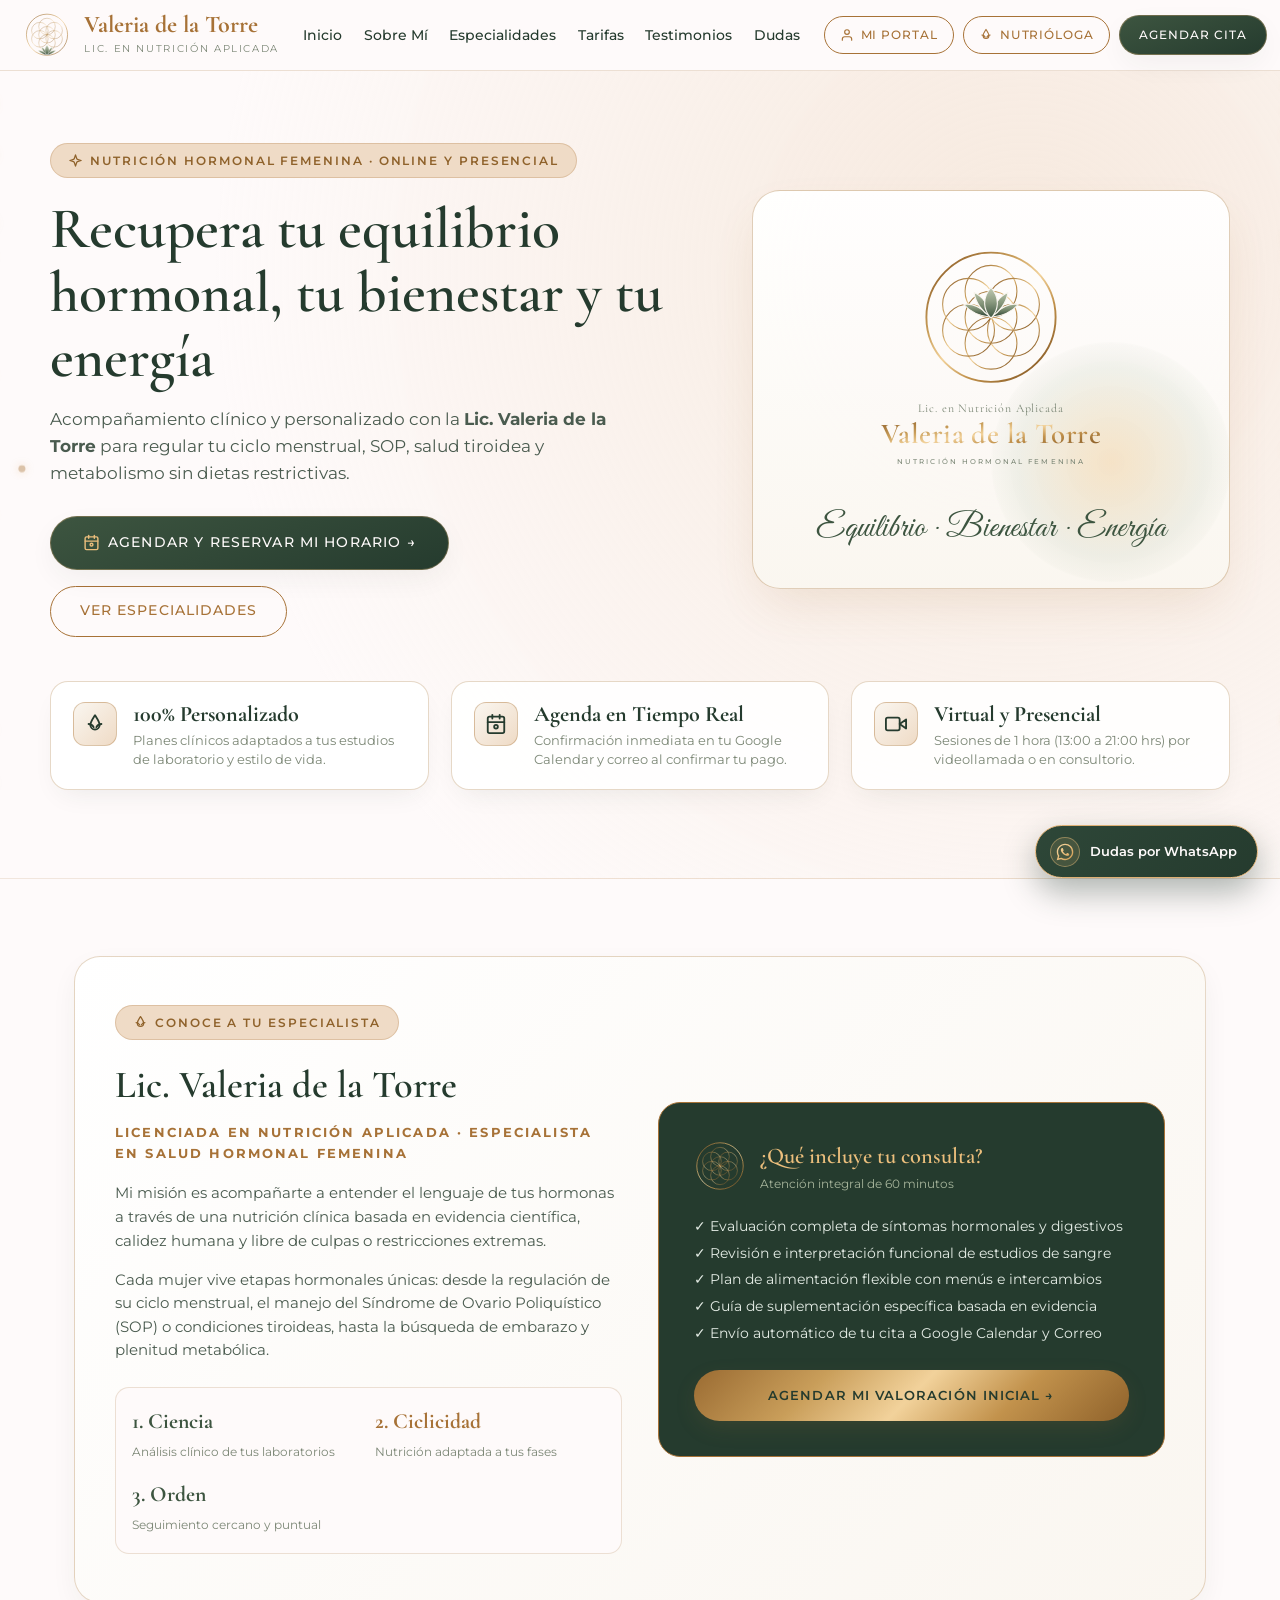
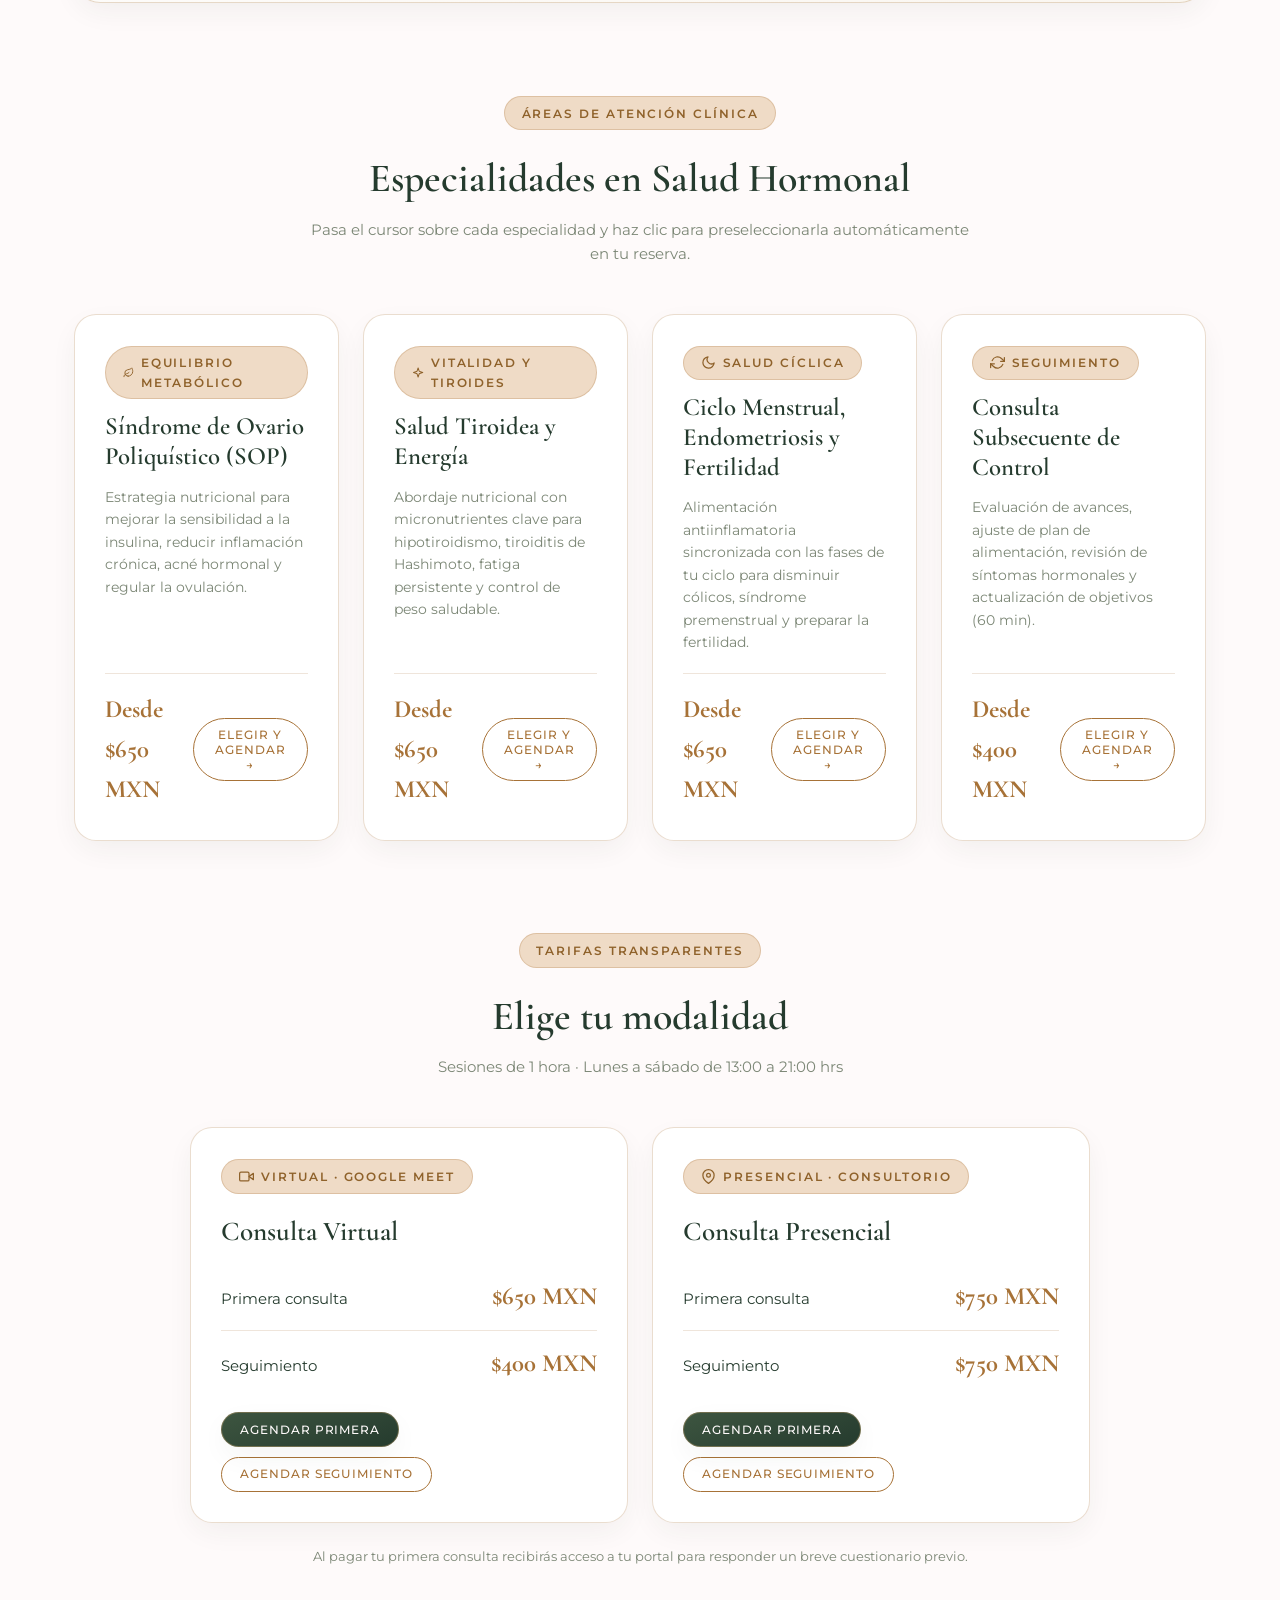
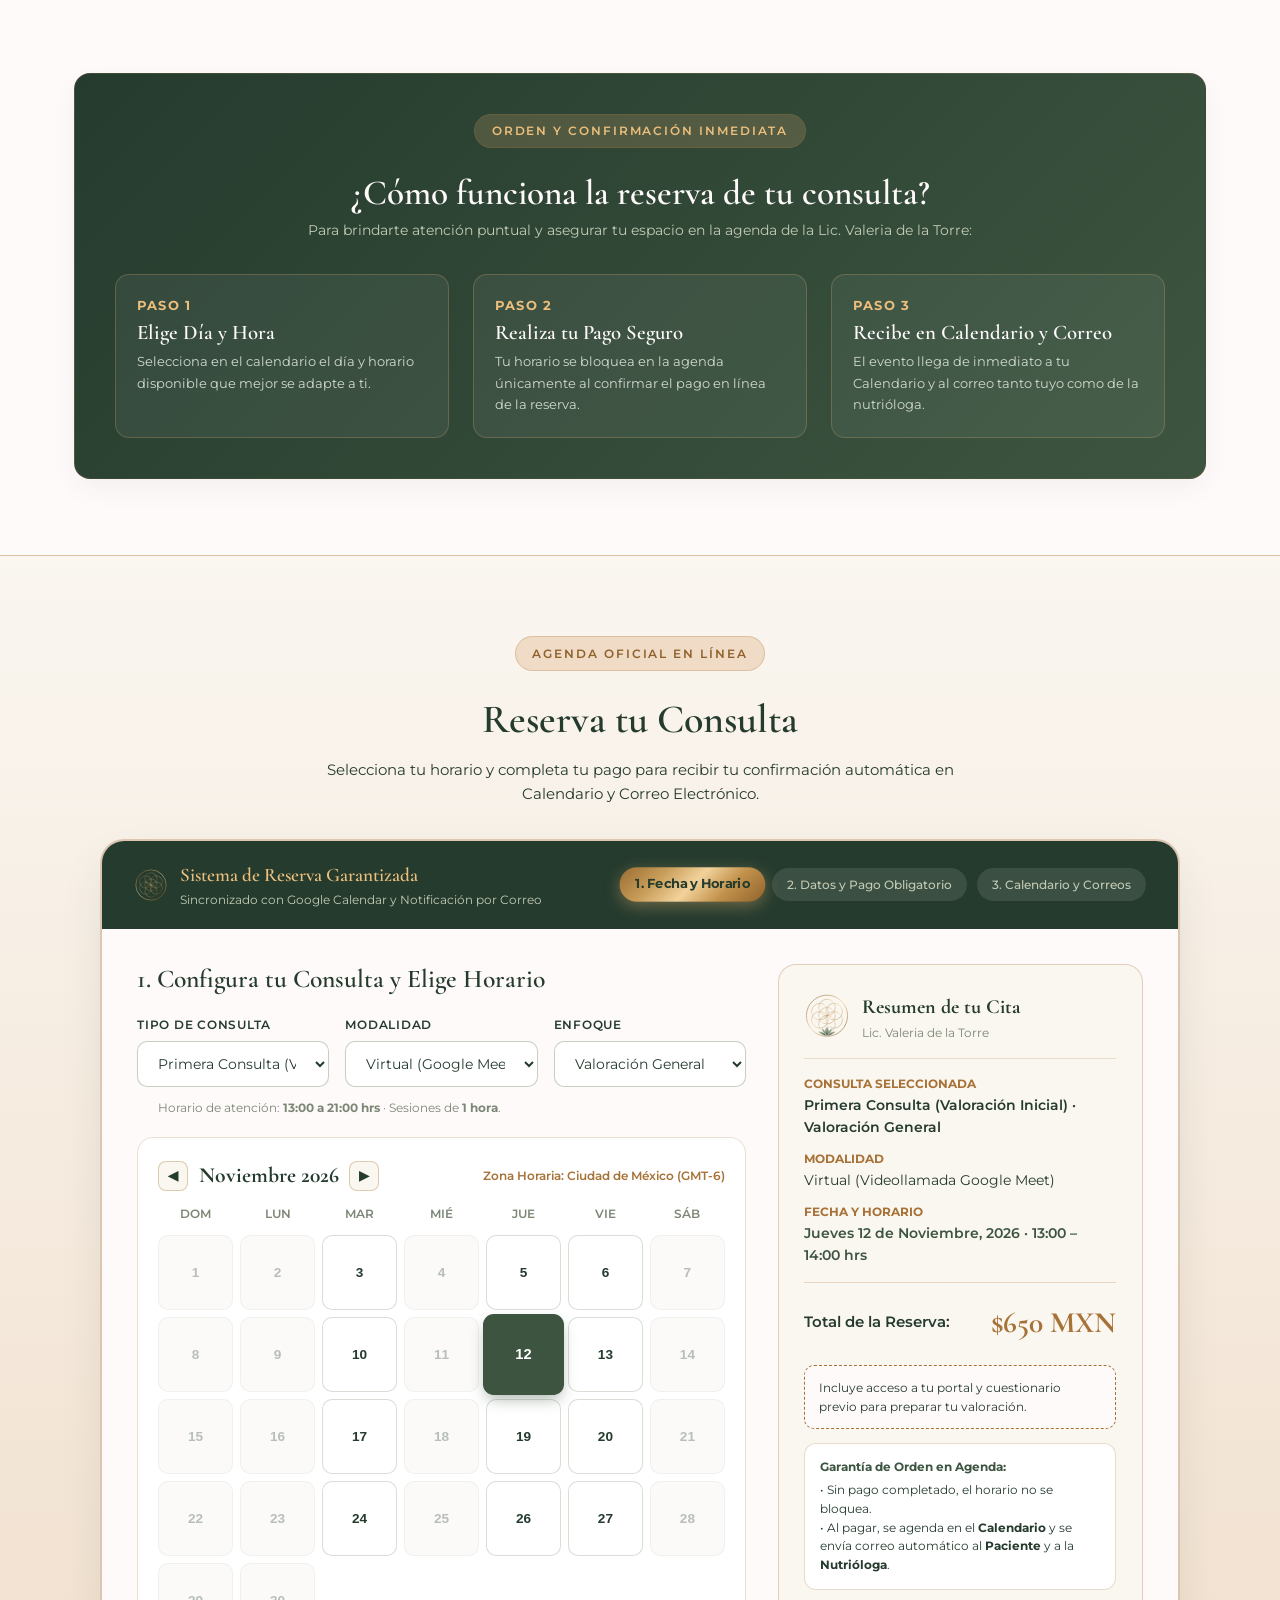
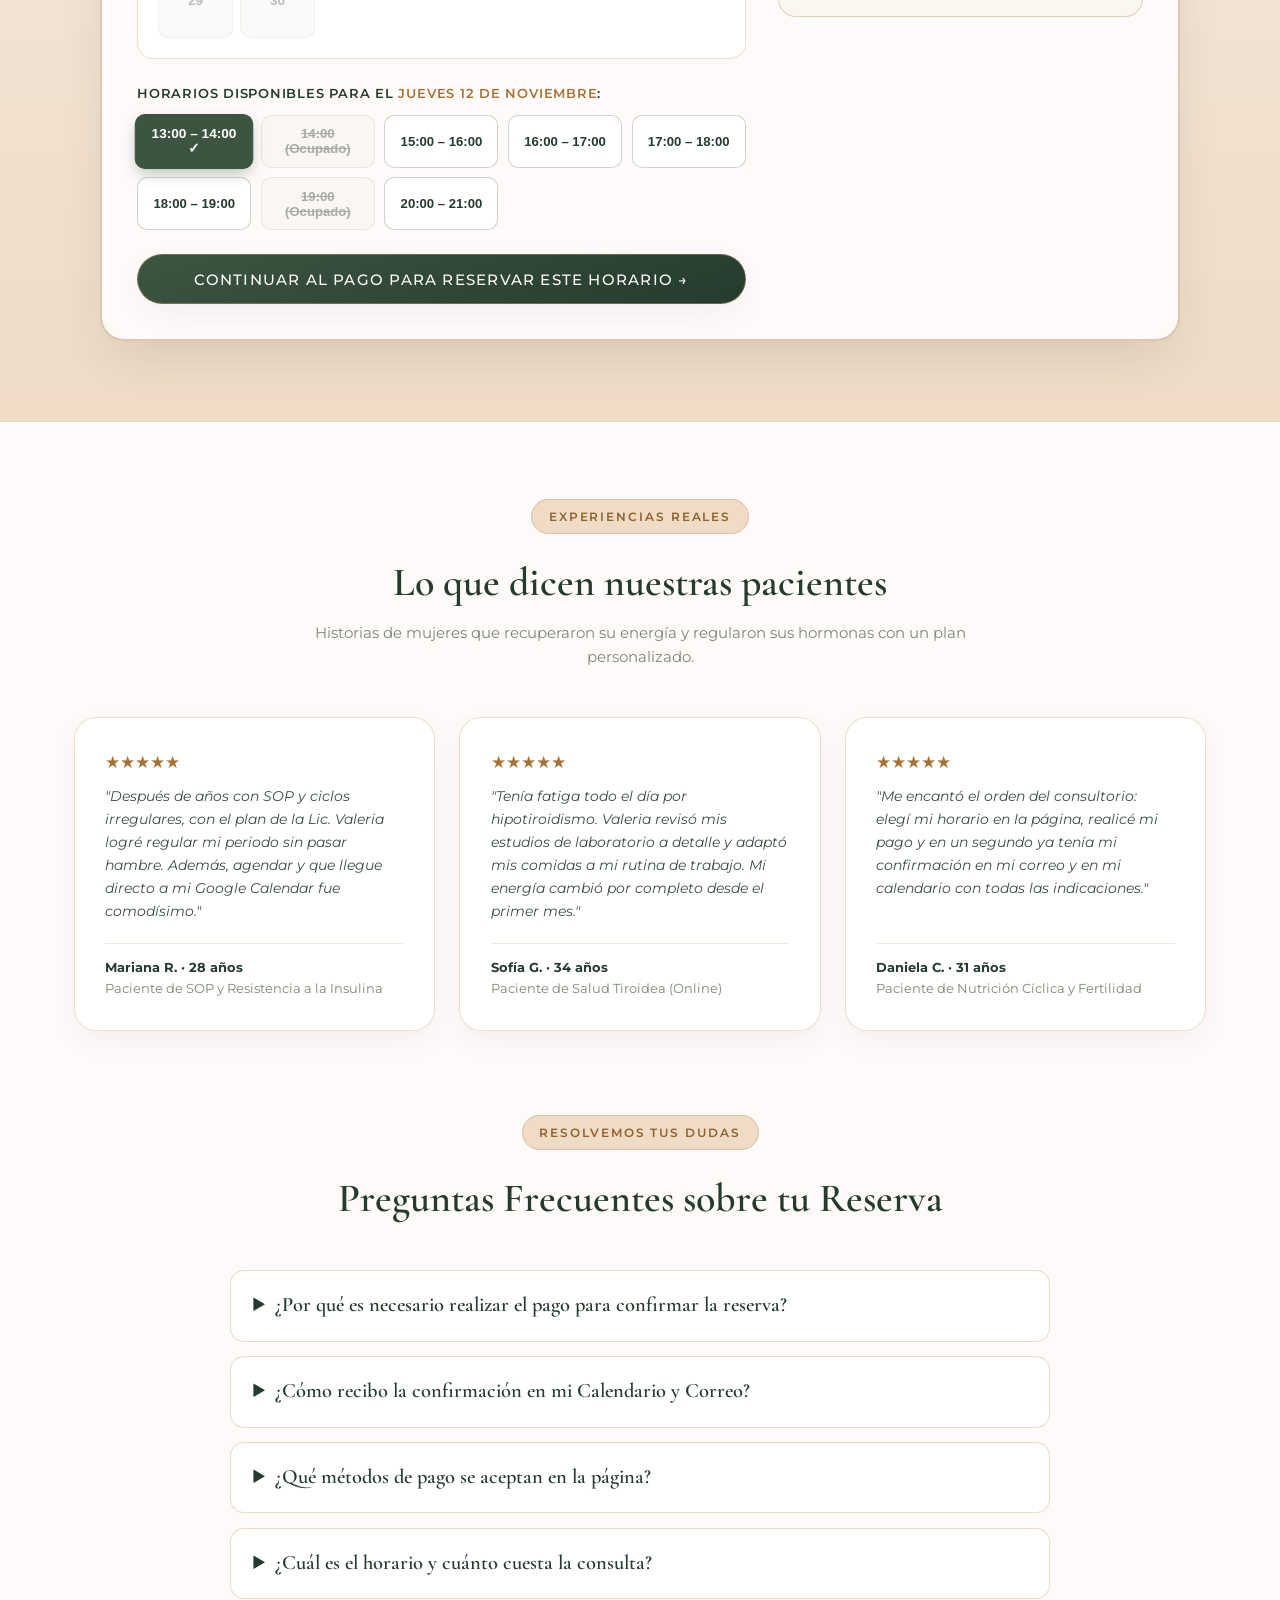
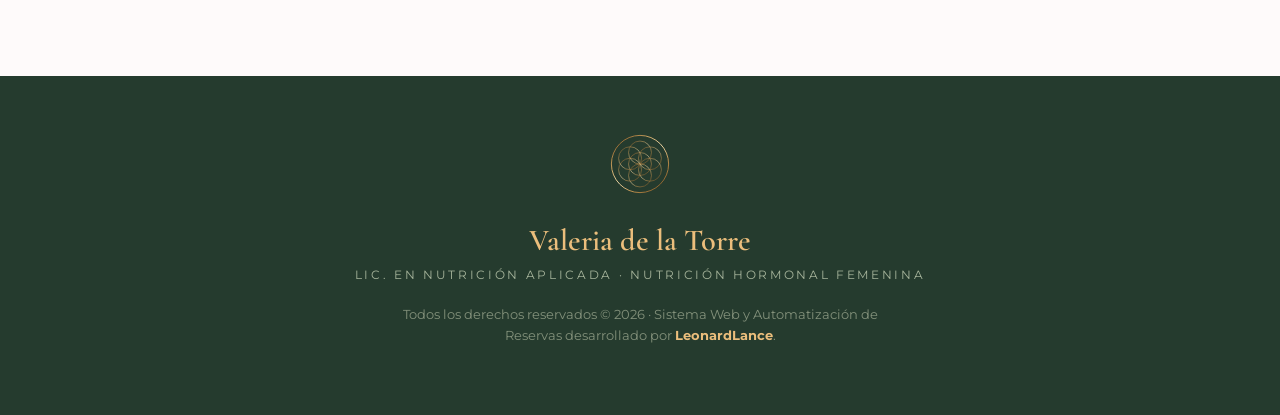
<file: index.html>
<!DOCTYPE html>
<html lang="es">

<head>
  <meta charset="UTF-8" />
  <meta name="viewport" content="width=device-width, initial-scale=1.0" />
  <title>Lic. Valeria de la Torre | Nutrición Hormonal Femenina · Reservas en Línea</title>
  <link rel="icon" type="image/svg+xml" href="assets/logo/isotipo-simbolo-dorado.svg" />
  <link rel="stylesheet" href="css/theme.css?v=20261115-1" />
  <style>
    * {
      box-sizing: border-box;
      scroll-behavior: smooth;
    }

    body {
      overflow-x: hidden;
    }

    /* ==========================================================================
       ANIMACIONES ÚNICAS DE MARCA (GEOMETRÍA SAGRADA, LOTO Y POLVO DORADO)
       ========================================================================== */

    /* 1. Giro lento hipnótico de la Semilla de la Vida (7 círculos) */
    @keyframes sacredSpin {
      0% {
        transform: rotate(0deg) scale(1);
      }

      50% {
        transform: rotate(180deg) scale(1.03);
      }

      100% {
        transform: rotate(360deg) scale(1);
      }
    }

    /* 2. Trazo dorado que se dibuja al entrar */
    @keyframes drawGoldStroke {
      0% {
        stroke-dashoffset: 400;
        opacity: 0.2;
      }

      50% {
        opacity: 1;
      }

      100% {
        stroke-dashoffset: 0;
        opacity: 0.96;
      }
    }

    /* 3. Respiración orgánica de la Flor de Loto */
    @keyframes lotusBloom {

      0%,
      100% {
        transform: translate(0, 148px) scale(1);
      }

      50% {
        transform: translate(0, 146px) scale(1.045);
      }
    }

    /* 4. Halo de luz dorada pulsante detrás del símbolo */
    @keyframes goldenAura {

      0%,
      100% {
        transform: translate(-50%, -50%) scale(0.92);
        opacity: 0.35;
      }

      50% {
        transform: translate(-50%, -50%) scale(1.12);
        opacity: 0.7;
      }
    }

    /* 5. Brillo metálico recorriendo los botones */
    @keyframes buttonSheen {
      0% {
        left: -120%;
      }

      35%,
      100% {
        left: 140%;
      }
    }

    /* 6. Flotación suave de tarjetas e insignias */
    @keyframes floatGentle {

      0%,
      100% {
        transform: translateY(0px);
      }

      50% {
        transform: translateY(-8px);
      }
    }

    .sacred-seed-animated {
      transform-origin: 0px 0px;
      animation: sacredSpin 48s linear infinite;
    }

    .sacred-seed-animated circle {
      stroke-dasharray: 400;
      stroke-dashoffset: 0;
      animation: drawGoldStroke 3.2s cubic-bezier(0.22, 1, 0.36, 1) forwards;
    }

    .lotus-bloom-animated {
      animation: lotusBloom 5.5s ease-in-out infinite;
    }

    /* Sistema Scroll-Reveal Editorial */
    .reveal-up {
      opacity: 0;
      transform: translateY(34px);
      filter: blur(5px);
      transition: opacity 0.85s cubic-bezier(0.22, 1, 0.36, 1),
        transform 0.85s cubic-bezier(0.22, 1, 0.36, 1),
        filter 0.85s cubic-bezier(0.22, 1, 0.36, 1);
    }

    .reveal-up.is-visible {
      opacity: 1;
      transform: translateY(0);
      filter: blur(0);
    }

    .delay-1 {
      transition-delay: 0.12s;
    }

    .delay-2 {
      transition-delay: 0.24s;
    }

    .delay-3 {
      transition-delay: 0.36s;
    }

    /* Botones con destello de luz dorada */
    .btn-primary,
    .btn-gold {
      position: relative;
      overflow: hidden;
    }

    .btn-primary::after,
    .btn-gold::after {
      content: '';
      position: absolute;
      top: -50%;
      left: -120%;
      width: 55%;
      height: 200%;
      background: linear-gradient(90deg, transparent, rgba(255, 255, 255, 0.38), transparent);
      transform: rotate(25deg);
      animation: buttonSheen 5.5s ease-in-out infinite;
      pointer-events: none;
    }

    /* ---------------- NAVBAR ---------------- */
    .navbar {
      position: sticky;
      top: 0;
      z-index: 100;
      background: rgba(254, 250, 250, 0.9);
      backdrop-filter: blur(14px);
      border-bottom: 1px solid rgba(167, 114, 55, 0.2);
      padding: 0.75rem 1.5rem;
      transition: box-shadow 0.3s ease, background 0.3s ease;
    }

    .navbar.scrolled {
      box-shadow: 0 10px 30px -10px rgba(37, 59, 46, 0.12);
      background: rgba(254, 250, 250, 0.97);
    }

    .nav-container {
      max-width: 1280px;
      margin: 0 auto;
      display: flex;
      align-items: center;
      justify-content: space-between;
      gap: 1.5rem;
    }

    .nav-brand {
      display: flex;
      align-items: center;
      gap: 0.9rem;
      text-decoration: none;
      flex-shrink: 0;
    }

    .nav-brand img {
      width: 46px;
      height: 46px;
      flex-shrink: 0;
      transition: transform 0.5s cubic-bezier(0.22, 1, 0.36, 1);
    }

    .nav-brand:hover img {
      transform: rotate(15deg) scale(1.08);
    }

    .nav-brand-title {
      font-family: var(--font-heading);
      font-size: 1.5rem;
      font-weight: 700;
      color: var(--color-gold);
      line-height: 1.1;
      white-space: nowrap;
      display: block;
    }

    .nav-brand-sub {
      font-size: 0.64rem;
      letter-spacing: 0.16em;
      text-transform: uppercase;
      color: var(--color-sage-dark);
      display: block;
      white-space: nowrap;
      margin-top: 0.18rem;
    }

    .nav-links {
      display: flex;
      align-items: center;
      gap: 1.35rem;
      list-style: none;
      margin: 0;
      padding: 0;
      flex-wrap: nowrap;
    }

    .nav-links a {
      text-decoration: none;
      color: var(--color-forest);
      font-size: 0.85rem;
      font-weight: 500;
      position: relative;
      padding-bottom: 4px;
      transition: color 0.2s;
      white-space: nowrap;
    }

    .nav-actions {
      display: flex;
      align-items: center;
      gap: 0.55rem;
      flex-shrink: 0;
    }

    .nav-actions a {
      white-space: nowrap;
    }

    .nav-links a::after {
      content: '';
      position: absolute;
      bottom: 0;
      left: 50%;
      width: 0%;
      height: 1.5px;
      background: var(--gradient-gold);
      transition: all 0.3s ease;
      transform: translateX(-50%);
    }

    .nav-links a:hover {
      color: var(--color-gold);
    }

    .nav-links a:hover::after {
      width: 100%;
    }

    /* ---------------- HERO SECTION CON CANVAS DE POLVO DORADO ---------------- */
    .hero {
      position: relative;
      padding: 4.5rem 1.5rem 5.5rem;
      background: radial-gradient(circle at 80% 25%, rgba(239, 219, 198, 0.55) 0%, rgba(254, 250, 250, 1) 68%);
      border-bottom: 1px solid rgba(167, 114, 55, 0.15);
      overflow: hidden;
    }

    #gold-dust-canvas {
      position: absolute;
      inset: 0;
      width: 100%;
      height: 100%;
      pointer-events: none;
      z-index: 1;
    }

    .hero-grid {
      position: relative;
      z-index: 2;
      max-width: 1180px;
      margin: 0 auto;
      display: grid;
      grid-template-columns: 1.15fr 0.85fr;
      gap: 3.5rem;
      align-items: center;
    }

    .pill-tag {
      display: inline-flex;
      align-items: center;
      gap: 0.4rem;
      font-size: 0.75rem;
      font-weight: 600;
      letter-spacing: 0.16em;
      text-transform: uppercase;
      color: var(--color-gold-dark);
      background: var(--color-sand);
      padding: 0.42rem 1.05rem;
      border-radius: 999px;
      margin-bottom: 1.2rem;
      border: 1px solid rgba(167, 114, 55, 0.25);
    }

    .hero h1 {
      font-size: clamp(2.5rem, 4.5vw, 3.85rem);
      margin: 0 0 1rem 0;
      line-height: 1.12;
    }

    .hero-lead {
      font-size: 1.05rem;
      color: #4A5B4F;
      margin: 0 0 1.8rem 0;
      max-width: 580px;
    }

    .hero-actions {
      display: flex;
      flex-wrap: wrap;
      gap: 1rem;
      align-items: center;
    }

    .hero-card-visual {
      background: linear-gradient(180deg, rgba(255, 255, 255, 0.95) 0%, rgba(250, 246, 240, 0.95) 100%);
      border: 1.5px solid rgba(167, 114, 55, 0.35);
      border-radius: 28px;
      padding: 2.3rem 2rem 2rem;
      text-align: center;
      box-shadow: 0 22px 50px -12px rgba(167, 114, 55, 0.16);
      position: relative;
      animation: floatGentle 6.5s ease-in-out infinite;
    }

    .hero-aura {
      position: absolute;
      top: 38%;
      left: 50%;
      width: 240px;
      height: 240px;
      background: radial-gradient(circle, rgba(235, 190, 124, 0.38) 0%, rgba(166, 180, 155, 0.15) 55%, transparent 75%);
      border-radius: 50%;
      pointer-events: none;
      animation: goldenAura 5s ease-in-out infinite;
    }

    .trust-badges {
      position: relative;
      z-index: 2;
      max-width: 1180px;
      margin: 2.8rem auto 0;
      display: grid;
      grid-template-columns: repeat(3, 1fr);
      gap: 1.35rem;
    }

    .trust-item {
      background: rgba(255, 255, 255, 0.88);
      backdrop-filter: blur(10px);
      border: 1px solid rgba(167, 114, 55, 0.28);
      border-radius: 18px;
      padding: 1.25rem 1.4rem;
      display: flex;
      align-items: flex-start;
      gap: 1rem;
      box-shadow: 0 12px 28px -12px rgba(37, 59, 46, 0.1);
      transition: transform 0.25s ease, border-color 0.25s ease, box-shadow 0.25s ease;
      text-align: left;
    }

    .trust-item:hover {
      transform: translateY(-4px);
      border-color: var(--color-gold);
      box-shadow: 0 16px 32px -10px rgba(167, 114, 55, 0.2);
    }

    .trust-icon {
      width: 44px;
      height: 44px;
      border-radius: 12px;
      background: linear-gradient(135deg, #FAF6F0 0%, #EFDBC6 100%);
      border: 1px solid rgba(167, 114, 55, 0.35);
      display: inline-flex;
      align-items: center;
      justify-content: center;
      color: var(--color-bronze);
      flex-shrink: 0;
    }

    .trust-item strong {
      display: block;
      font-family: var(--font-heading);
      font-size: 1.38rem;
      color: var(--color-forest);
      line-height: 1.15;
      margin-bottom: 0.22rem;
    }

    .trust-item span {
      font-size: 0.82rem;
      color: var(--color-sage-dark);
      line-height: 1.45;
      display: block;
    }

    /* ---------------- ESPECIALIDADES CON EFECTO 3D MAGNÉTICO & LUZ DORADA ---------------- */
    .section-wrap {
      max-width: 1180px;
      margin: 0 auto;
      padding: 4.8rem 1.5rem;
    }

    .section-header {
      text-align: center;
      max-width: 680px;
      margin: 0 auto 3rem;
    }

    .section-header h2 {
      font-size: 2.5rem;
      margin: 0.3rem 0 0.7rem;
    }

    .spec-grid {
      display: grid;
      grid-template-columns: repeat(auto-fit, minmax(265px, 1fr));
      gap: 1.5rem;
    }

    .spec-card {
      position: relative;
      background: #FFFFFF;
      border: 1px solid rgba(167, 114, 55, 0.24);
      border-radius: 22px;
      padding: 1.9rem;
      display: flex;
      flex-direction: column;
      justify-content: space-between;
      box-shadow: var(--shadow-soft);
      overflow: hidden;
      transition: transform 0.25s cubic-bezier(0.22, 1, 0.36, 1), border-color 0.3s ease, box-shadow 0.3s ease;
      transform-style: preserve-3d;
    }

    /* Spotlight radial que sigue al cursor sobre cada tarjeta */
    .spec-card::before {
      content: '';
      position: absolute;
      inset: 0;
      background: radial-gradient(360px circle at var(--mouse-x, 50%) var(--mouse-y, 50%), rgba(222, 176, 116, 0.22), transparent 60%);
      opacity: 0;
      transition: opacity 0.3s ease;
      pointer-events: none;
    }

    .spec-card:hover::before {
      opacity: 1;
    }

    .spec-card:hover {
      border-color: var(--color-gold);
      box-shadow: 0 20px 40px -12px rgba(167, 114, 55, 0.22);
    }

    .spec-price {
      font-family: var(--font-heading);
      font-size: 1.55rem;
      font-weight: 700;
      color: var(--color-gold);
    }

    /* ---------------- MOTOR DE RESERVAS Y PAGOS ---------------- */
    .booking-section {
      background: linear-gradient(180deg, #FAF6F0 0%, #EFDBC6 100%);
      padding: 5rem 1.5rem;
      border-top: 1px solid rgba(167, 114, 55, 0.25);
      border-bottom: 1px solid rgba(167, 114, 55, 0.25);
    }

    .booking-shell {
      max-width: 1080px;
      margin: 0 auto;
      background: #FEFAFA;
      border: 2px solid rgba(167, 114, 55, 0.38);
      border-radius: 24px;
      box-shadow: 0 20px 50px -12px rgba(37, 59, 46, 0.15);
      overflow: hidden;
      position: relative;
    }

    .booking-topbar {
      background: var(--color-forest);
      color: #FEFAFA;
      padding: 1.2rem 2rem;
      display: flex;
      flex-wrap: wrap;
      align-items: center;
      justify-content: space-between;
      gap: 1rem;
    }

    .step-pills {
      display: flex;
      gap: 0.6rem;
      flex-wrap: wrap;
    }

    .step-pill {
      font-size: 0.78rem;
      padding: 0.4rem 0.95rem;
      border-radius: 999px;
      background: rgba(255, 255, 255, 0.1);
      color: #C2CBB4;
      font-weight: 500;
      transition: all 0.35s cubic-bezier(0.22, 1, 0.36, 1);
    }

    .step-pill.active {
      background: var(--gradient-gold);
      color: var(--color-forest);
      font-weight: 700;
      transform: scale(1.05);
      box-shadow: 0 4px 15px rgba(222, 176, 116, 0.4);
    }

    .booking-body {
      padding: 2.2rem;
    }

    .booking-grid {
      display: grid;
      grid-template-columns: 1.25fr 0.75fr;
      gap: 2rem;
    }

    /* Animación de entrada de paneles de reserva */
    .panel-animate {
      animation: panelFadeSlide 0.45s cubic-bezier(0.22, 1, 0.36, 1) forwards;
    }

    @keyframes panelFadeSlide {
      0% {
        opacity: 0;
        transform: translateX(18px);
      }

      100% {
        opacity: 1;
        transform: translateX(0);
      }
    }

    /* Selector de Días del Calendario */
    .cal-grid {
      display: grid;
      grid-template-columns: repeat(7, 1fr);
      gap: 0.45rem;
      margin-top: 0.6rem;
    }

    .cal-day-hdr {
      text-align: center;
      font-size: 0.72rem;
      font-weight: 600;
      color: var(--color-sage-dark);
      padding-bottom: 0.3rem;
    }

    .cal-day {
      aspect-ratio: 1;
      border-radius: 10px;
      border: 1px solid rgba(131, 145, 123, 0.3);
      background: #FFFFFF;
      color: var(--color-forest);
      font-weight: 600;
      font-size: 0.85rem;
      cursor: pointer;
      display: flex;
      align-items: center;
      justify-content: center;
      transition: all 0.2s cubic-bezier(0.22, 1, 0.36, 1);
    }

    .cal-day:hover:not(.disabled) {
      border-color: var(--color-gold);
      background: #FAF6F0;
      transform: translateY(-2px);
    }

    .cal-day.selected {
      background: var(--color-pine);
      color: #FFFFFF;
      border-color: var(--color-pine);
      transform: scale(1.08);
      box-shadow: 0 6px 14px -3px rgba(61, 85, 64, 0.45);
    }

    .cal-day.disabled {
      opacity: 0.32;
      cursor: not-allowed;
      background: #F3F0EC;
    }

    .time-slots-grid {
      display: grid;
      grid-template-columns: repeat(auto-fill, minmax(110px, 1fr));
      gap: 0.6rem;
      margin-top: 0.6rem;
    }

    .time-slot {
      padding: 0.65rem 0.5rem;
      border-radius: 10px;
      border: 1px solid rgba(131, 145, 123, 0.4);
      background: #FFFFFF;
      color: var(--color-forest);
      font-size: 0.82rem;
      font-weight: 600;
      cursor: pointer;
      text-align: center;
      transition: all 0.2s cubic-bezier(0.22, 1, 0.36, 1);
    }

    .time-slot:hover:not(.taken) {
      border-color: var(--color-gold);
      transform: translateY(-2px);
    }

    .time-slot.selected {
      background: var(--color-pine);
      color: #FFFFFF;
      border-color: var(--color-pine);
      transform: scale(1.04);
      box-shadow: 0 6px 14px -3px rgba(61, 85, 64, 0.38);
    }

    .time-slot.taken {
      opacity: 0.4;
      text-decoration: line-through;
      cursor: not-allowed;
      background: #F2EFE9;
    }

    .form-input {
      width: 100%;
      padding: 0.75rem 1rem;
      border-radius: 10px;
      border: 1px solid rgba(131, 145, 123, 0.45);
      background: #FFFFFF;
      font-family: var(--font-body);
      font-size: 0.9rem;
      color: var(--color-forest);
      margin-top: 0.3rem;
      transition: border-color 0.2s, box-shadow 0.2s;
    }

    .form-input:focus {
      outline: none;
      border-color: var(--color-gold);
      box-shadow: 0 0 0 3px rgba(167, 114, 55, 0.15);
    }

    .summary-panel {
      background: #FAF6F0;
      border: 1.5px solid rgba(167, 114, 55, 0.3);
      border-radius: 18px;
      padding: 1.6rem;
      height: fit-content;
      transition: transform 0.3s ease;
    }

    .email-preview-card {
      background: #FFFFFF;
      border: 1px solid rgba(167, 114, 55, 0.3);
      border-top: 4px solid var(--color-pine);
      border-radius: 14px;
      padding: 1.2rem;
      font-size: 0.83rem;
      box-shadow: var(--shadow-soft);
    }

    /* ---------------- FOOTER ---------------- */
    footer {
      background: var(--color-forest);
      color: var(--color-ivory);
      padding: 3.5rem 1.5rem 2.5rem;
      text-align: center;
    }
  </style>
</head>

<body>

  <!-- ================= 1. BARRA DE NAVEGACIÓN ================= -->
  <nav id="main-navbar" class="navbar">
    <div class="nav-container">
      <a href="#" class="nav-brand">
        <img src="assets/logo/isotipo-loto.svg" alt="Isotipo Valeria de la Torre" />
        <div>
          <span class="nav-brand-title">Valeria de la Torre</span>
          <span class="nav-brand-sub">Lic. en Nutrición Aplicada</span>
        </div>
      </a>

      <ul class="nav-links">
        <li><a href="#inicio">Inicio</a></li>
        <li><a href="#sobre-mi">Sobre Mí</a></li>
        <li id="nav-item-especialidades"><a href="#especialidades">Especialidades</a></li>
        <li><a href="#tarifas">Tarifas</a></li>
        <li><a href="#testimonios">Testimonios</a></li>
        <li><a href="#faq">Dudas</a></li>
      </ul>

      <div class="nav-actions">
        <a href="paciente.html" class="btn-outline"
          style="padding: 0.52rem 0.95rem; font-size: 0.74rem; display:inline-flex; align-items:center; gap:0.4rem;">
          <svg width="14" height="14" viewBox="0 0 24 24" fill="none" stroke="currentColor" stroke-width="2"
            stroke-linecap="round" stroke-linejoin="round">
            <path d="M20 21v-2a4 4 0 0 0-4-4H8a4 4 0 0 0-4 4v2" />
            <circle cx="12" cy="7" r="4" />
          </svg>
          <span>Mi Portal</span>
        </a>
        <a href="nutriologa-panel.html" class="btn-outline"
          style="padding: 0.52rem 0.95rem; font-size: 0.74rem; display:inline-flex; align-items:center; gap:0.4rem;">
          <svg width="14" height="14" viewBox="0 0 24 24" fill="none" stroke="currentColor" stroke-width="2"
            stroke-linecap="round" stroke-linejoin="round">
            <path d="M12 2.5C9.5 6.5 7 9.5 7 13a5 5 0 0 0 10 0c0-3.5-2.5-6.5-5-10.5z" />
            <path d="M5 12c2.5 0 4.5 1.5 5.5 3.5" />
            <path d="M19 12c-2.5 0-4.5 1.5-5.5 3.5" />
          </svg>
          <span>Nutrióloga</span>
        </a>
        <a href="#reservar" class="btn-primary" style="padding: 0.58rem 1.2rem; font-size: 0.76rem;">
          Agendar Cita
        </a>
      </div>
    </div>
  </nav>

  <!-- ================= 2. HERO CON PARTÍCULAS DE POLVO DORADO Y GEOMETRÍA VIVA ================= -->
  <section id="inicio" class="hero">
    <!-- Canvas interactivo de polvo de oro flotante -->
    <canvas id="gold-dust-canvas"></canvas>

    <div class="hero-grid">
      <div class="reveal-up is-visible">
        <span class="pill-tag" style="display:inline-flex; align-items:center; gap:0.45rem;">
          <svg width="15" height="15" viewBox="0 0 24 24" fill="none" stroke="currentColor" stroke-width="2"
            stroke-linecap="round" stroke-linejoin="round">
            <path
              d="M12 3l1.9 5.8a2 2 0 0 0 1.3 1.3L21 12l-5.8 1.9a2 2 0 0 0-1.3 1.3L12 21l-1.9-5.8a2 2 0 0 0-1.3-1.3L3 12l5.8-1.9a2 2 0 0 0 1.3-1.3L12 3z" />
          </svg>
          <span>Nutrición Hormonal Femenina · Online y Presencial</span>
        </span>
        <h1>Recupera tu equilibrio hormonal, tu bienestar y tu energía</h1>
        <p class="hero-lead">
          Acompañamiento clínico y personalizado con la <strong>Lic. Valeria de la Torre</strong> para regular tu ciclo
          menstrual, SOP, salud tiroidea y metabolismo sin dietas restrictivas.
        </p>

        <div class="hero-actions">
          <a href="#reservar" class="btn-primary">
            <svg width="17" height="17" viewBox="0 0 24 24" fill="none" stroke="#EBBE7C" stroke-width="2"
              stroke-linecap="round" stroke-linejoin="round">
              <rect x="3" y="4" width="18" height="18" rx="2" ry="2" />
              <line x1="16" y1="2" x2="16" y2="6" />
              <line x1="8" y1="2" x2="8" y2="6" />
              <line x1="3" y1="10" x2="21" y2="10" />
              <circle cx="12" cy="15" r="2" />
            </svg>
            <span>Agendar y Reservar mi Horario →</span>
          </a>
          <a href="#especialidades" id="hero-btn-especialidades" class="btn-outline">
            Ver Especialidades
          </a>
        </div>
      </div>

      <!-- Tarjeta Hero con el SVG Animado en Vivo (Semilla de la Vida giratoria + Loto respirando) -->
      <div class="hero-card-visual reveal-up delay-1 is-visible">
        <div class="hero-aura"></div>

        <svg xmlns="http://www.w3.org/2000/svg" viewBox="0 0 800 620"
          style="width: 100%; max-width: 340px; height: auto; position: relative; z-index: 2;">
          <defs>
            <linearGradient id="heroGoldRing" x1="15%" y1="10%" x2="85%" y2="90%">
              <stop offset="0%" stop-color="#9A6B32" />
              <stop offset="28%" stop-color="#C99E5A" />
              <stop offset="50%" stop-color="#F2D29B" />
              <stop offset="72%" stop-color="#C2924C" />
              <stop offset="100%" stop-color="#8F622B" />
            </linearGradient>
            <linearGradient id="heroLotusCenter" x1="50%" y1="0%" x2="50%" y2="100%">
              <stop offset="0%" stop-color="#C2CBB4" />
              <stop offset="45%" stop-color="#8D9C82" />
              <stop offset="100%" stop-color="#3D5540" />
            </linearGradient>
            <linearGradient id="heroLotusMid" x1="50%" y1="0%" x2="50%" y2="100%">
              <stop offset="0%" stop-color="#B4C0A6" />
              <stop offset="50%" stop-color="#7E8F74" />
              <stop offset="100%" stop-color="#354B39" />
            </linearGradient>
            <linearGradient id="heroLotusOuter" x1="50%" y1="0%" x2="50%" y2="100%">
              <stop offset="0%" stop-color="#A3B196" />
              <stop offset="50%" stop-color="#6E8066" />
              <stop offset="100%" stop-color="#253B2E" />
            </linearGradient>
          </defs>

          <g transform="translate(400, 210)">
            <!-- Aro Exterior Dorado -->
            <circle cx="0" cy="0" r="152" fill="none" stroke="url(#heroGoldRing)" stroke-width="4.5" />

            <!-- Semilla de la Vida con Giro Hipnótico y Trazo Animado -->
            <g class="sacred-seed-animated" fill="none" stroke="url(#heroGoldRing)" stroke-width="2.5">
              <circle cx="0" cy="0" r="61" />
              <circle cx="0" cy="-61" r="61" />
              <circle cx="0" cy="61" r="61" />
              <circle cx="52.83" cy="-30.5" r="61" />
              <circle cx="52.83" cy="30.5" r="61" />
              <circle cx="-52.83" cy="30.5" r="61" />
              <circle cx="-52.83" cy="-30.5" r="61" />
            </g>

            <!-- Flor de Loto con Animación de Florecimiento/Respiración -->
            <g class="lotus-bloom-animated" stroke="#FAF6F0" stroke-width="2.6" stroke-linejoin="round">
              <path d="M 0,0 C -22,-2 -48,-12 -64,-30 C -46,-34 -22,-24 0,0 Z" fill="url(#heroLotusOuter)" />
              <path d="M 0,0 C 22,-2 48,-12 64,-30 C 46,-34 22,-24 0,0 Z" fill="url(#heroLotusOuter)" />
              <path d="M 0,0 C -20,-12 -36,-34 -40,-58 C -20,-50 -6,-28 0,0 Z" fill="url(#heroLotusMid)" />
              <path d="M 0,0 C 20,-12 36,-34 40,-58 C 20,-50 6,-28 0,0 Z" fill="url(#heroLotusMid)" />
              <path d="M 0,2 C -19,-18 -21,-46 0,-70 C 21,-46 19,-18 0,2 Z" fill="url(#heroLotusCenter)" />
            </g>
          </g>

          <g text-anchor="middle">
            <text x="400" y="432" font-family="'Cormorant Garamond', Georgia, serif" font-size="28" fill="#7C8776"
              letter-spacing="2">Lic. en Nutrición Aplicada</text>
            <text x="400" y="505" font-family="'Cormorant Garamond', Georgia, serif" font-size="68" font-weight="600"
              fill="url(#heroGoldRing)" letter-spacing="1">Valeria de la Torre</text>
            <text x="400" y="555" font-family="'Montserrat', sans-serif" font-size="17" font-weight="500" fill="#7C8776"
              letter-spacing="5">NUTRICIÓN HORMONAL FEMENINA</text>
          </g>
        </svg>

        <p class="font-script-brand"
          style="font-size: 2.1rem; margin: 0.2rem 0 0; color: var(--color-pine); position: relative; z-index: 2;">
          Equilibrio · Bienestar · Energía
        </p>
      </div>
    </div>

    <!-- Franja de 3 Tarjetas de Confianza a todo lo ancho (debajo de ambas columnas) -->
    <div class="trust-badges reveal-up delay-2 is-visible">
      <div class="trust-item">
        <div class="trust-icon">
          <svg width="22" height="22" viewBox="0 0 24 24" fill="none" stroke="currentColor" stroke-width="2"
            stroke-linecap="round" stroke-linejoin="round">
            <path d="M12 2.5C9.5 6.5 7 9.5 7 13a5 5 0 0 0 10 0c0-3.5-2.5-6.5-5-10.5z" />
            <path d="M5 12c2.5 0 4.5 1.5 5.5 3.5" />
            <path d="M19 12c-2.5 0-4.5 1.5-5.5 3.5" />
          </svg>
        </div>
        <div>
          <strong>100% Personalizado</strong>
          <span>Planes clínicos adaptados a tus estudios de laboratorio y estilo de vida.</span>
        </div>
      </div>

      <div class="trust-item">
        <div class="trust-icon">
          <svg width="22" height="22" viewBox="0 0 24 24" fill="none" stroke="currentColor" stroke-width="2"
            stroke-linecap="round" stroke-linejoin="round">
            <rect x="3" y="4" width="18" height="18" rx="2" ry="2" />
            <line x1="16" y1="2" x2="16" y2="6" />
            <line x1="8" y1="2" x2="8" y2="6" />
            <line x1="3" y1="10" x2="21" y2="10" />
            <circle cx="12" cy="15" r="2" />
          </svg>
        </div>
        <div>
          <strong>Agenda en Tiempo Real</strong>
          <span>Confirmación inmediata en tu Google Calendar y correo al confirmar tu pago.</span>
        </div>
      </div>

      <div class="trust-item">
        <div class="trust-icon">
          <svg width="22" height="22" viewBox="0 0 24 24" fill="none" stroke="currentColor" stroke-width="2"
            stroke-linecap="round" stroke-linejoin="round">
            <polygon points="23 7 16 12 23 17 23 7" />
            <rect x="1" y="5" width="15" height="14" rx="2" ry="2" />
          </svg>
        </div>
        <div>
          <strong>Virtual y Presencial</strong>
          <span>Sesiones de 1 hora (13:00 a 21:00 hrs) por videollamada o en consultorio.</span>
        </div>
      </div>
    </div>
  </section>

  <!-- ================= 2.5 SECCIÓN SOBRE LA LIC. VALERIA DE LA TORRE ================= -->
  <section id="sobre-mi" class="section-wrap" style="padding-bottom: 1rem;">
    <div class="reveal-up sobre-mi-card"
      style="background: linear-gradient(135deg, #FFFFFF 0%, #FAF6F0 100%); border: 1.5px solid rgba(167, 114, 55, 0.28); border-radius: 26px; padding: 3rem 2.5rem; box-shadow: var(--shadow-soft);">
      <div
        style="display: grid; grid-template-columns: repeat(auto-fit, minmax(260px, 1fr)); gap: 2.2rem; align-items: center;">
        <div>
          <span class="pill-tag" style="display:inline-flex; align-items:center; gap:0.45rem;">
            <svg width="15" height="15" viewBox="0 0 24 24" fill="none" stroke="currentColor" stroke-width="2"
              stroke-linecap="round" stroke-linejoin="round">
              <path d="M12 2.5C9.5 6.5 7 9.5 7 13a5 5 0 0 0 10 0c0-3.5-2.5-6.5-5-10.5z" />
              <path d="M5 12c2.5 0 4.5 1.5 5.5 3.5" />
              <path d="M19 12c-2.5 0-4.5 1.5-5.5 3.5" />
            </svg>
            <span>Conoce a tu Especialista</span>
          </span>
          <h2 style="font-size: 2.4rem; margin: 0.2rem 0 0.8rem;">Lic. Valeria de la Torre</h2>
          <p
            style="font-size: 0.84rem; letter-spacing: 0.16em; text-transform: uppercase; color: var(--color-gold); font-weight: 700; margin-bottom: 1rem;">
            Licenciada en Nutrición Aplicada · Especialista en Salud Hormonal Femenina
          </p>
          <p style="font-size: 0.94rem; color: #4A5B4F; margin-bottom: 1rem;">
            Mi misión es acompañarte a entender el lenguaje de tus hormonas a través de una nutrición clínica basada en
            evidencia científica, calidez humana y libre de culpas o restricciones extremas.
          </p>
          <p style="font-size: 0.92rem; color: #4A5B4F; margin-bottom: 1.5rem;">
            Cada mujer vive etapas hormonales únicas: desde la regulación de su ciclo menstrual, el manejo del Síndrome
            de Ovario Poliquístico (SOP) o condiciones tiroideas, hasta la búsqueda de embarazo y plenitud metabólica.
          </p>

          <div class="sobre-mi-pillars"
            style="display: grid; grid-template-columns: repeat(auto-fit, minmax(150px, 1fr)); gap: 0.8rem; background: #FEFAFA; padding: 1rem; border-radius: 14px; border: 1px solid rgba(167,114,55,0.2);">
            <div>
              <strong
                style="font-family: var(--font-heading); font-size: 1.35rem; color: var(--color-pine); display: block;">1.
                Ciencia</strong>
              <span style="font-size: 0.75rem; color: var(--color-sage-dark);">Análisis clínico de tus
                laboratorios</span>
            </div>
            <div>
              <strong
                style="font-family: var(--font-heading); font-size: 1.35rem; color: var(--color-gold); display: block;">2.
                Ciclicidad</strong>
              <span style="font-size: 0.75rem; color: var(--color-sage-dark);">Nutrición adaptada a tus fases</span>
            </div>
            <div>
              <strong
                style="font-family: var(--font-heading); font-size: 1.35rem; color: var(--color-pine); display: block;">3.
                Orden</strong>
              <span style="font-size: 0.75rem; color: var(--color-sage-dark);">Seguimiento cercano y puntual</span>
            </div>
          </div>
        </div>

        <div
          style="background: #253B2E; color: #FEFAFA; border-radius: 22px; padding: 2.2rem; border: 1px solid var(--color-gold); position: relative;">
          <div style="display: flex; align-items: center; gap: 0.9rem; margin-bottom: 1.2rem;">
            <img src="assets/logo/isotipo-simbolo-dorado.svg" alt="Símbolo" style="width: 52px; height: 52px;" />
            <div>
              <div style="font-family: var(--font-heading); font-size: 1.4rem; color: #EBBE7C; font-weight: 600;">¿Qué
                incluye tu consulta?</div>
              <div style="font-size: 0.76rem; color: #A6B49B;">Atención integral de 60 minutos</div>
            </div>
          </div>

          <ul
            style="list-style: none; padding: 0; margin: 0 0 1.5rem; font-size: 0.88rem; line-height: 1.9; color: #E4ECE5;">
            <li>✓ Evaluación completa de síntomas hormonales y digestivos</li>
            <li>✓ Revisión e interpretación funcional de estudios de sangre</li>
            <li>✓ Plan de alimentación flexible con menús e intercambios</li>
            <li>✓ Guía de suplementación específica basada en evidencia</li>
            <li>✓ Envío automático de tu cita a Google Calendar y Correo</li>
          </ul>

          <a href="#reservar" class="btn-gold" style="width: 100%; font-size: 0.84rem;">
            Agendar mi Valoración Inicial →
          </a>
        </div>
      </div>
    </div>
  </section>

  <!-- ================= 3. ESPECIALIDADES CON INCLINACIÓN 3D Y HALO DORADO ================= -->
  <section id="especialidades" class="section-wrap">
    <div class="section-header reveal-up">
      <span class="pill-tag">Áreas de Atención Clínica</span>
      <h2>Especialidades en Salud Hormonal</h2>
      <p style="color: var(--color-sage-dark); font-size: 0.95rem;">
        Pasa el cursor sobre cada especialidad y haz clic para preseleccionarla automáticamente en tu reserva.
      </p>
    </div>

    <div class="spec-grid" id="specialties-grid"></div>
  </section>

  <!-- ================= 3.5 TARIFAS OFICIALES ================= -->
  <section id="tarifas" class="section-wrap" style="padding-top: 1rem;">
    <div class="section-header reveal-up">
      <span class="pill-tag">Tarifas Transparentes</span>
      <h2>Elige tu modalidad</h2>
      <p style="color: var(--color-sage-dark); font-size: 0.95rem;">
        Sesiones de 1 hora · Lunes a sábado de 13:00 a 21:00 hrs
      </p>
    </div>

    <div
      style="display: grid; grid-template-columns: repeat(auto-fit, minmax(250px, 1fr)); gap: 1.5rem; max-width: 900px; margin: 0 auto;">
      <div class="spec-card tilt-card price-card reveal-up" data-track="Tarifa Virtual">
        <div>
          <span class="pill-tag" style="display:inline-flex; align-items:center; gap:0.45rem;">
            <svg width="15" height="15" viewBox="0 0 24 24" fill="none" stroke="currentColor" stroke-width="2"
              stroke-linecap="round" stroke-linejoin="round">
              <polygon points="23 7 16 12 23 17 23 7" />
              <rect x="1" y="5" width="15" height="14" rx="2" ry="2" />
            </svg>
            <span>Virtual · Google Meet</span>
          </span>
          <h3 style="font-size: 1.7rem; margin: 0.2rem 0 1rem;">Consulta Virtual</h3>
          <div
            style="display: flex; justify-content: space-between; align-items: baseline; padding: 0.8rem 0; border-bottom: 1px solid rgba(167,114,55,0.18);">
            <span style="font-size: 0.92rem;">Primera consulta</span>
            <span class="spec-price">$650 MXN</span>
          </div>
          <div style="display: flex; justify-content: space-between; align-items: baseline; padding: 0.8rem 0;">
            <span style="font-size: 0.92rem;">Seguimiento</span>
            <span class="spec-price">$400 MXN</span>
          </div>
        </div>
        <div style="display: flex; gap: 0.6rem; flex-wrap: wrap; margin-top: 1rem;">
          <button onclick="selectPlanAndScroll('virtual','primera')" class="btn-primary"
            style="padding: 0.6rem 1.1rem; font-size: 0.74rem;">Agendar primera</button>
          <button onclick="selectPlanAndScroll('virtual','seguimiento')" class="btn-outline"
            style="padding: 0.6rem 1.1rem; font-size: 0.74rem;">Agendar seguimiento</button>
        </div>
      </div>

      <div class="spec-card tilt-card price-card reveal-up delay-1" data-track="Tarifa Presencial">
        <div>
          <span class="pill-tag" style="display:inline-flex; align-items:center; gap:0.45rem;">
            <svg width="15" height="15" viewBox="0 0 24 24" fill="none" stroke="currentColor" stroke-width="2"
              stroke-linecap="round" stroke-linejoin="round">
              <path d="M21 10c0 7-9 13-9 13s-9-6-9-13a9 9 0 0 1 18 0z" />
              <circle cx="12" cy="10" r="3" />
            </svg>
            <span>Presencial · Consultorio</span>
          </span>
          <h3 style="font-size: 1.7rem; margin: 0.2rem 0 1rem;">Consulta Presencial</h3>
          <div
            style="display: flex; justify-content: space-between; align-items: baseline; padding: 0.8rem 0; border-bottom: 1px solid rgba(167,114,55,0.18);">
            <span style="font-size: 0.92rem;">Primera consulta</span>
            <span class="spec-price">$750 MXN</span>
          </div>
          <div style="display: flex; justify-content: space-between; align-items: baseline; padding: 0.8rem 0;">
            <span style="font-size: 0.92rem;">Seguimiento</span>
            <span class="spec-price">$750 MXN</span>
          </div>
        </div>
        <div style="display: flex; gap: 0.6rem; flex-wrap: wrap; margin-top: 1rem;">
          <button onclick="selectPlanAndScroll('presencial','primera')" class="btn-primary"
            style="padding: 0.6rem 1.1rem; font-size: 0.74rem;">Agendar primera</button>
          <button onclick="selectPlanAndScroll('presencial','seguimiento')" class="btn-outline"
            style="padding: 0.6rem 1.1rem; font-size: 0.74rem;">Agendar seguimiento</button>
        </div>
      </div>
    </div>
    <p class="reveal-up"
      style="text-align: center; font-size: 0.82rem; color: var(--color-sage-dark); margin-top: 1.4rem;">
      Al pagar tu primera consulta recibirás acceso a tu portal para responder un breve cuestionario previo.
    </p>
  </section>

  <!-- ================= 4. CÓMO FUNCIONA LA RESERVA ================= -->
  <section id="como-funciona" class="section-wrap reveal-up" style="padding-top: 1rem;">
    <div class="card-brand"
      style="background: linear-gradient(135deg, #253B2E 0%, #3D5540 100%); color: #FEFAFA; padding: 2.5rem;">
      <div style="text-align: center; max-width: 700px; margin: 0 auto 2rem;">
        <span class="pill-tag" style="background: rgba(222, 176, 116, 0.2); color: #EBBE7C;">Orden y Confirmación
          Inmediata</span>
        <h2 style="color: #FEFAFA; font-size: 2.2rem; margin: 0.3rem 0;">¿Cómo funciona la reserva de tu consulta?</h2>
        <p style="color: #C2CBB4; font-size: 0.9rem; margin: 0;">
          Para brindarte atención puntual y asegurar tu espacio en la agenda de la Lic. Valeria de la Torre:
        </p>
      </div>

      <div style="display: grid; grid-template-columns: repeat(auto-fit, minmax(220px, 1fr)); gap: 1.5rem;">
        <div
          style="background: rgba(255,255,255,0.06); padding: 1.3rem; border-radius: 14px; border: 1px solid rgba(222,176,116,0.25);">
          <div style="color: #EBBE7C; font-weight: 700; font-size: 0.8rem; letter-spacing: 0.1em;">PASO 1</div>
          <h3 style="color: #FEFAFA; font-size: 1.3rem; margin: 0.3rem 0;">Elige Día y Hora</h3>
          <p style="color: #D2DBD0; font-size: 0.84rem; margin: 0;">Selecciona en el calendario el día y horario
            disponible que mejor se adapte a ti.</p>
        </div>
        <div
          style="background: rgba(255,255,255,0.06); padding: 1.3rem; border-radius: 14px; border: 1px solid rgba(222,176,116,0.25);">
          <div style="color: #EBBE7C; font-weight: 700; font-size: 0.8rem; letter-spacing: 0.1em;">PASO 2</div>
          <h3 style="color: #FEFAFA; font-size: 1.3rem; margin: 0.3rem 0;">Realiza tu Pago Seguro</h3>
          <p style="color: #D2DBD0; font-size: 0.84rem; margin: 0;">Tu horario se bloquea en la agenda únicamente al
            confirmar el pago en línea de la reserva.</p>
        </div>
        <div
          style="background: rgba(255,255,255,0.06); padding: 1.3rem; border-radius: 14px; border: 1px solid rgba(222,176,116,0.25);">
          <div style="color: #EBBE7C; font-weight: 700; font-size: 0.8rem; letter-spacing: 0.1em;">PASO 3</div>
          <h3 style="color: #FEFAFA; font-size: 1.3rem; margin: 0.3rem 0;">Recibe en Calendario y Correo</h3>
          <p style="color: #D2DBD0; font-size: 0.84rem; margin: 0;">El evento llega de inmediato a tu Calendario y al
            correo tanto tuyo como de la nutrióloga.</p>
        </div>
      </div>
    </div>
  </section>

  <!-- ================= 5. MOTOR INTERACTIVO DE RESERVA + PAGO + CALENDARIO ================= -->
  <section id="reservar" class="booking-section">
    <div class="section-header reveal-up" style="margin-bottom: 2rem;">
      <span class="pill-tag">Agenda Oficial en Línea</span>
      <h2>Reserva tu Consulta</h2>
      <p style="color: var(--color-forest); font-size: 0.95rem;">
        Selecciona tu horario y completa tu pago para recibir tu confirmación automática en Calendario y Correo
        Electrónico.
      </p>
    </div>

    <div class="booking-shell reveal-up">
      <!-- Canvas de Celebración Dorada al Confirmar Pago -->
      <canvas id="celebration-canvas"
        style="position:absolute; inset:0; width:100%; height:100%; pointer-events:none; z-index:20;"></canvas>

      <!-- Top Bar with Steps -->
      <div class="booking-topbar">
        <div style="display: flex; align-items: center; gap: 0.75rem;">
          <img src="assets/logo/isotipo-simbolo-dorado.svg" alt="" style="width: 34px; height: 34px;" />
          <div>
            <div style="font-family: var(--font-heading); font-size: 1.2rem; font-weight: 600; color: #EBBE7C;">Sistema
              de Reserva Garantizada</div>
            <div style="font-size: 0.74rem; color: #C2CBB4;">Sincronizado con Google Calendar y Notificación por Correo
            </div>
          </div>
        </div>

        <div class="step-pills">
          <span id="pill-step-1" class="step-pill active">1. Fecha y Horario</span>
          <span id="pill-step-2" class="step-pill">2. Datos y Pago Obligatorio</span>
          <span id="pill-step-3" class="step-pill">3. Calendario y Correos</span>
        </div>
      </div>

      <div class="booking-body">
        <!-- VISTA PASO 1 Y PASO 2 -->
        <div id="booking-main-view" class="booking-grid">
          <div>
            <!-- SUB-VISTA PASO 1: ELEGIR FECHA Y HORA -->
            <div id="step-1-panel" class="panel-animate">
              <h3 style="font-size: 1.6rem; margin: 0 0 1rem;">1. Configura tu Consulta y Elige Horario</h3>

              <div
                style="display: grid; grid-template-columns: repeat(auto-fit, minmax(190px, 1fr)); gap: 1rem; margin-bottom: 1.3rem;">
                <div>
                  <label
                    style="font-size: 0.78rem; font-weight: 600; text-transform: uppercase; letter-spacing: 0.06em;">Tipo
                    de Consulta</label>
                  <select id="service-select" class="form-input" onchange="updateServiceSelection()">
                    <option value="primera">Primera Consulta (Valoración)</option>
                    <option value="seguimiento">Consulta de Seguimiento</option>
                  </select>
                </div>
                <div>
                  <label
                    style="font-size: 0.78rem; font-weight: 600; text-transform: uppercase; letter-spacing: 0.06em;">Modalidad</label>
                  <select id="modality-select" class="form-input" onchange="updateServiceSelection()">
                    <option value="virtual">Virtual (Google Meet)</option>
                    <option value="presencial">Presencial en Consultorio</option>
                  </select>
                </div>
                <div>
                  <label
                    style="font-size: 0.78rem; font-weight: 600; text-transform: uppercase; letter-spacing: 0.06em;">Enfoque</label>
                  <select id="focus-select" class="form-input" onchange="updateServiceSelection()">
                    <option value="Valoración General">Valoración General</option>
                    <option value="SOP y Resistencia a la Insulina">SOP y Resistencia a la Insulina</option>
                    <option value="Salud Tiroidea y Energía">Salud Tiroidea y Energía</option>
                    <option value="Ciclo Menstrual y Fertilidad">Ciclo Menstrual y Fertilidad</option>
                    <option value="Seguimiento de Plan">Seguimiento de Plan</option>
                  </select>
                </div>
              </div>
              <p
                style="font-size: 0.78rem; color: var(--color-sage-dark); margin: -0.6rem 0 1.2rem; display:flex; align-items:center; gap:0.4rem;">
                <svg width="14" height="14" viewBox="0 0 24 24" fill="none" stroke="var(--color-bronze)"
                  stroke-width="2" stroke-linecap="round" stroke-linejoin="round">
                  <circle cx="12" cy="12" r="10" />
                  <polyline points="12 6 12 12 16 14" />
                </svg>
                <span>Horario de atención: <strong>13:00 a 21:00 hrs</strong> · Sesiones de <strong>1
                    hora</strong>.</span>
              </p>

              <!-- Calendario Mensual con Navegación a Meses Posteriores -->
              <div
                style="background: #FFFFFF; border: 1px solid rgba(167,114,55,0.22); border-radius: 16px; padding: 1.25rem; margin-bottom: 1.3rem;">
                <div style="display: flex; justify-content: space-between; align-items: center; margin-bottom: 0.75rem; flex-wrap: wrap; gap: 0.5rem;">
                  <div style="display: inline-flex; align-items: center; gap: 0.5rem;">
                    <button type="button" onclick="changePublicMonth(-1)" title="Mes anterior" style="width: 30px; height: 30px; border-radius: 8px; border: 1px solid rgba(167,114,55,0.35); background: #FAF6F0; color: var(--color-forest); cursor: pointer; font-weight: 700; display: inline-flex; align-items: center; justify-content: center;">◀</button>
                    <strong id="public-cal-month-title"
                      style="font-family: var(--font-heading); font-size: 1.35rem; color: var(--color-forest); min-width: 145px; text-align: center;">Noviembre 2026</strong>
                    <button type="button" onclick="changePublicMonth(1)" title="Mes siguiente" style="width: 30px; height: 30px; border-radius: 8px; border: 1px solid rgba(167,114,55,0.35); background: #FAF6F0; color: var(--color-forest); cursor: pointer; font-weight: 700; display: inline-flex; align-items: center; justify-content: center;">▶</button>
                  </div>
                  <span style="font-size: 0.76rem; color: var(--color-gold); font-weight: 600;">Zona Horaria: Ciudad de
                    México (GMT-6)</span>
                </div>
                <div class="cal-grid" id="calendar-days-grid"></div>
              </div>

              <!-- Horarios Disponibles -->
              <div style="margin-bottom: 1.5rem;">
                <label style="font-size: 0.8rem; font-weight: 600; text-transform: uppercase; letter-spacing: 0.06em;">
                  Horarios Disponibles para el <span id="selected-date-label" style="color: var(--color-gold);">Jueves
                    12 de Noviembre</span>:
                </label>
                <div class="time-slots-grid" id="time-slots-container"></div>
              </div>

              <button onclick="goToStep2()" class="btn-primary" style="width: 100%; font-size: 0.95rem;">
                Continuar al Pago para Reservar este Horario →
              </button>
            </div>

            <!-- SUB-VISTA PASO 2: DATOS DEL PACIENTE Y PAGO OBLIGATORIO -->
            <div id="step-2-panel" class="panel-animate" style="display: none;">
              <div style="display: flex; align-items: center; justify-content: space-between; margin-bottom: 0.8rem;">
                <h3 style="font-size: 1.6rem; margin: 0;">2. Datos del Paciente y Pago de Reserva</h3>
                <button onclick="goToStep1()"
                  style="background: none; border: none; color: var(--color-gold); font-weight: 600; cursor: pointer; font-size: 0.84rem;">
                  ← Cambiar horario
                </button>
              </div>

              <p style="font-size: 0.85rem; color: var(--color-sage-dark); margin: 0 0 1.2rem;">
                Ingresa el correo electrónico exacto donde deseas recibir tu invitación de calendario y comprobante.
              </p>

              <form id="payment-form" onsubmit="processPaymentAndBook(event)">
                <div style="display: grid; grid-template-columns: repeat(auto-fit, minmax(220px, 1fr)); gap: 1rem; margin-bottom: 1rem;">
                  <div>
                    <label style="font-size: 0.78rem; font-weight: 600;">Nombre Completo del Paciente *</label>
                    <input type="text" id="patient-name" class="form-input" placeholder="Ej. María Fernanda Gómez"
                      required value="María Fernanda Gómez" />
                  </div>
                  <div>
                    <label style="font-size: 0.78rem; font-weight: 600;">Teléfono / WhatsApp *</label>
                    <input type="tel" id="patient-phone" class="form-input" placeholder="+52 55 1234 5678" required
                      value="+52 55 1234 5678" />
                  </div>
                </div>

                <div style="margin-bottom: 1rem;">
                  <label style="font-size: 0.78rem; font-weight: 600;">Correo Electrónico del Paciente (Recibirá
                    Calendario y Confirmación) *</label>
                  <input type="email" id="patient-email" class="form-input" placeholder="paciente@correo.com" required
                    value="mfernanda.gomez@email.com" />
                </div>

                <div style="margin-bottom: 1.2rem;">
                  <label style="font-size: 0.78rem; font-weight: 600;">Motivo principal de consulta (Opcional)</label>
                  <input type="text" id="patient-notes" class="form-input"
                    placeholder="Ej. Regulación de SOP, revisión de laboratorios..."
                    value="Valoración inicial de SOP y regulación hormonal" />
                </div>

                <!-- Pasarela de Pago (Mercado Pago / Tarjetas) -->
                <div
                  style="background: #FAF6F0; border: 1.5px solid rgba(167,114,55,0.35); border-radius: 14px; padding: 1.2rem; margin-bottom: 1.3rem;">
                  <div
                    style="display: flex; justify-content: space-between; align-items: center; margin-bottom: 0.8rem; flex-wrap: wrap; gap: 0.4rem;">
                    <strong
                      style="font-size: 0.88rem; color: var(--color-forest); display:inline-flex; align-items:center; gap:0.45rem;">
                      <svg width="16" height="16" viewBox="0 0 24 24" fill="none" stroke="var(--color-bronze)"
                        stroke-width="2" stroke-linecap="round" stroke-linejoin="round">
                        <rect x="1" y="4" width="22" height="16" rx="2" ry="2" />
                        <line x1="1" y1="10" x2="23" y2="10" />
                      </svg>
                      <span>Pasarela de Pago Seguro · Mercado Pago / Tarjetas</span>
                    </strong>
                    <span
                      style="font-size: 0.72rem; background: #E3EFE6; color: #253B2E; padding: 0.22rem 0.65rem; border-radius: 999px; font-weight: 700; display:inline-flex; align-items:center; gap:0.3rem;">
                      <svg width="12" height="12" viewBox="0 0 24 24" fill="none" stroke="#253B2E" stroke-width="2.2"
                        stroke-linecap="round" stroke-linejoin="round">
                        <rect x="3" y="11" width="18" height="11" rx="2" ry="2" />
                        <path d="M7 11V7a5 5 0 0 1 10 0v4" />
                      </svg>
                      <span>Pago Protegido SSL</span>
                    </span>
                  </div>

                  <div style="margin-bottom: 0.8rem;">
                    <label style="font-size: 0.75rem; font-weight: 600;">Número de Tarjeta de Crédito o Débito *</label>
                    <input type="text" class="form-input" value="4242 •••• •••• 4242" required />
                  </div>

                  <div style="display: grid; grid-template-columns: 1fr 1fr; gap: 0.8rem;">
                    <div>
                      <label style="font-size: 0.75rem; font-weight: 600;">Vencimiento (MM/AA) *</label>
                      <input type="text" class="form-input" value="11/28" required />
                    </div>
                    <div>
                      <label style="font-size: 0.75rem; font-weight: 600;">Código CVC *</label>
                      <input type="password" class="form-input" value="888" required />
                    </div>
                  </div>
                </div>

                <button type="submit" id="pay-submit-btn" class="btn-gold" style="width: 100%; font-size: 0.95rem;">
                  <svg width="16" height="16" viewBox="0 0 24 24" fill="none" stroke="#253B2E" stroke-width="2"
                    stroke-linecap="round" stroke-linejoin="round">
                    <rect x="3" y="11" width="18" height="11" rx="2" ry="2" />
                    <path d="M7 11V7a5 5 0 0 1 10 0v4" />
                  </svg>
                  <span>Pagar Reserva Ahora y Confirmar en Calendario →</span>
                </button>
              </form>
            </div>
          </div>

          <!-- Columna Derecha: Resumen de Reserva y Regla de Negocio -->
          <div id="summary-card-box" class="summary-panel">
            <div
              style="display: flex; align-items: center; gap: 0.75rem; padding-bottom: 1rem; border-bottom: 1px solid rgba(167,114,55,0.2);">
              <img src="assets/logo/isotipo-loto.svg" alt="" style="width: 46px; height: 46px;" />
              <div>
                <div
                  style="font-family: var(--font-heading); font-size: 1.25rem; font-weight: 700; color: var(--color-forest);">
                  Resumen de tu Cita</div>
                <div style="font-size: 0.76rem; color: var(--color-sage-dark);">Lic. Valeria de la Torre</div>
              </div>
            </div>

            <div style="padding: 1rem 0; font-size: 0.86rem; display: flex; flex-direction: column; gap: 0.75rem;">
              <div>
                <div style="font-size: 0.74rem; text-transform: uppercase; color: var(--color-gold); font-weight: 700;">
                  Consulta Seleccionada</div>
                <div id="sum-service" style="font-weight: 600; color: var(--color-forest);">Consulta de Valoración
                  Nutricional Hormonal</div>
              </div>
              <div>
                <div style="font-size: 0.74rem; text-transform: uppercase; color: var(--color-gold); font-weight: 700;">
                  Modalidad</div>
                <div id="sum-modality" style="color: var(--color-forest);">Virtual (Videollamada Google Meet)</div>
              </div>
              <div>
                <div style="font-size: 0.74rem; text-transform: uppercase; color: var(--color-gold); font-weight: 700;">
                  Fecha y Horario</div>
                <div id="sum-datetime" style="font-weight: 600; color: var(--color-pine);">Jueves 12 de Noviembre, 2026
                  · 13:00 – 14:00 hrs</div>
              </div>
            </div>

            <div
              style="padding-top: 1rem; border-top: 1px solid rgba(167,114,55,0.25); display: flex; justify-content: space-between; align-items: center; margin-bottom: 1.2rem;">
              <span style="font-weight: 600; font-size: 0.92rem;">Total de la Reserva:</span>
              <span id="sum-price"
                style="font-family: var(--font-heading); font-size: 1.85rem; font-weight: 700; color: var(--color-gold);">$650
                MXN</span>
            </div>
            <div id="sum-questionnaire-note"
              style="background: #FEFAFA; border: 1px dashed var(--color-gold); border-radius: 10px; padding: 0.7rem 0.85rem; font-size: 0.76rem; margin-bottom: 0.9rem;">
              Incluye acceso a tu portal y cuestionario previo para preparar tu valoración.</div>

            <div
              style="background: #FFFFFF; border: 1px solid rgba(167,114,55,0.25); border-radius: 12px; padding: 0.9rem; font-size: 0.78rem; color: var(--color-forest); line-height: 1.5;">
              <strong style="color: var(--color-pine); display: block; margin-bottom: 0.25rem;">Garantía de Orden en
                Agenda:</strong>
              • Sin pago completado, el horario no se bloquea.<br>
              • Al pagar, se agenda en el <strong>Calendario</strong> y se envía correo automático al
              <strong>Paciente</strong> y a la <strong>Nutrióloga</strong>.
            </div>
          </div>
        </div>

        <!-- SUB-VISTA PASO 3: CONFIRMACIÓN EXITOSA + CALENDARIO + 2 CORREOS ENVIADOS -->
        <div id="step-3-panel" class="panel-animate" style="display: none;">
          <div
            style="background: linear-gradient(135deg, #253B2E 0%, #3D5540 100%); color: #FEFAFA; padding: 2rem; border-radius: 18px; margin-bottom: 1.8rem; display: flex; flex-wrap: wrap; justify-content: space-between; align-items: center; gap: 1.2rem;">
            <div>
              <span
                style="background: rgba(235, 190, 124, 0.22); color: #EBBE7C; padding: 0.25rem 0.8rem; border-radius: 999px; font-size: 0.75rem; font-weight: 700;">
                ✓ PAGO APROBADO · FOLIO #<span id="conf-folio">VT-8492</span>
              </span>
              <h3 style="color: #FEFAFA; font-size: 2rem; margin: 0.4rem 0 0.2rem;">¡Reserva Confirmada y Agendada!</h3>
              <p style="color: #D2DBD0; font-size: 0.88rem; margin: 0;">
                El horario ha quedado bloqueado en el Calendario de la Lic. Valeria de la Torre y se han enviado los 2
                correos de confirmación.
              </p>
            </div>

            <div style="display: flex; flex-wrap: wrap; gap: 0.75rem;">
              <a id="gcal-link-btn" href="#" target="_blank" class="btn-gold"
                style="padding: 0.75rem 1.3rem; font-size: 0.8rem;">
                Agregar a Google Calendar
              </a>
              <button onclick="downloadICSFile()" class="btn-outline"
                style="border-color: #EBBE7C; color: #EBBE7C; padding: 0.75rem 1.3rem; font-size: 0.8rem;">
                Descargar Archivo .ICS (Apple/Outlook)
              </button>
            </div>
          </div>

          <div
            style="display: grid; grid-template-columns: repeat(auto-fit, minmax(250px, 1fr)); gap: 1.25rem; margin-bottom: 1.5rem;">
            <!-- Correo 1: Paciente -->
            <div class="email-preview-card">
              <div
                style="font-size: 0.72rem; font-weight: 700; text-transform: uppercase; color: var(--color-gold); margin-bottom: 0.3rem;">
                1. Correo Enviado al Paciente
              </div>
              <div
                style="font-size: 0.8rem; margin-bottom: 0.6rem; padding-bottom: 0.6rem; border-bottom: 1px solid #eee;">
                <strong>Para:</strong> <span id="mail-patient-to"></span><br>
                <strong>Asunto:</strong> Confirmación de tu Consulta — Lic. Valeria de la Torre
              </div>
              <p style="margin: 0 0 0.5rem;">Hola <strong id="mail-patient-name"></strong>, tu pago fue recibido con
                éxito. Tu cita de <strong><span id="mail-patient-service"></span></strong> está agendada:</p>
              <div
                style="background: #FAF6F0; padding: 0.6rem 0.8rem; border-radius: 8px; font-weight: 600; color: var(--color-pine);">
                <span id="mail-patient-datetime"></span><br>
                <span id="mail-patient-modality"></span>
              </div>
            </div>

            <!-- Correo 2: Nutrióloga -->
            <div class="email-preview-card" style="border-top-color: var(--color-gold);">
              <div
                style="font-size: 0.72rem; font-weight: 700; text-transform: uppercase; color: var(--color-pine); margin-bottom: 0.3rem;">
                2. Correo Enviado a la Nutrióloga
              </div>
              <div
                style="font-size: 0.8rem; margin-bottom: 0.6rem; padding-bottom: 0.6rem; border-bottom: 1px solid #eee;">
                <strong>Para:</strong> valeria.delatorre.nutricion@gmail.com<br>
                <strong>Asunto:</strong> Nueva Reserva Pagada y Agendada en tu Calendario
              </div>
              <p style="margin: 0 0 0.5rem;">Hola <strong>Lic. Valeria</strong>, se ha registrado una nueva consulta con
                <strong>pago verificado</strong> en tu Google Calendar:</p>
              <div style="background: #FAF6F0; padding: 0.6rem 0.8rem; border-radius: 8px; font-size: 0.8rem;">
                <strong>Paciente:</strong> <span id="mail-nutri-patient"></span><br>
                <strong>WhatsApp:</strong> <span id="mail-nutri-phone"></span><br>
                <strong>Pago Confirmado:</strong> <span id="mail-nutri-amount"
                  style="color: var(--color-gold); font-weight: 700;"></span>
              </div>
            </div>
          </div>

          <div id="questionnaire-cta-box"
            style="display: none; align-items: center; justify-content: space-between; flex-wrap: wrap; gap: 1rem; background: linear-gradient(135deg, #FAF6F0 0%, #EFDBC6 100%); border: 1.5px solid var(--color-gold); border-radius: 16px; padding: 1.3rem 1.5rem; margin-bottom: 1.5rem;">
            <div>
              <div
                style="font-family: var(--font-heading); font-size: 1.45rem; font-weight: 700; color: var(--color-forest);">
                Último paso: tu cuestionario de primera consulta</div>
              <div style="font-size: 0.84rem; color: #4A5B4F;">Ingresa a tu portal con tu correo y folio para que la
                Lic. Valeria prepare tu valoración.</div>
            </div>
            <a id="questionnaire-cta-link" href="paciente.html" class="btn-gold">Ir a mi portal y cuestionario →</a>
          </div>

          <div style="text-align: center; display: flex; justify-content: center; gap: 1rem; flex-wrap: wrap;">
            <a href="nutriologa-panel.html" class="btn-primary">
              Ver esta Cita en el Panel de la Nutrióloga →
            </a>
            <button onclick="resetBookingFlow()" class="btn-outline">
              ← Realizar otra prueba de reserva
            </button>
          </div>
        </div>
      </div>
    </div>
  </section>

  <!-- ================= 5.5 TESTIMONIOS DE PACIENTES ================= -->
  <section id="testimonios" class="section-wrap">
    <div class="section-header reveal-up">
      <span class="pill-tag">Experiencias Reales</span>
      <h2>Lo que dicen nuestras pacientes</h2>
      <p style="color: var(--color-sage-dark); font-size: 0.95rem;">
        Historias de mujeres que recuperaron su energía y regularon sus hormonas con un plan personalizado.
      </p>
    </div>

    <div class="spec-grid">
      <div class="spec-card tilt-card reveal-up">
        <div>
          <div style="color: var(--color-gold); font-size: 1.05rem; margin-bottom: 0.6rem;">★★★★★</div>
          <p style="font-size: 0.9rem; font-style: italic; color: #3D4D42; margin: 0 0 1.2rem;">
            "Después de años con SOP y ciclos irregulares, con el plan de la Lic. Valeria logré regular mi periodo sin
            pasar hambre. Además, agendar y que llegue directo a mi Google Calendar fue comodísimo."
          </p>
        </div>
        <div style="border-top: 1px solid rgba(167,114,55,0.18); padding-top: 0.85rem; font-size: 0.82rem;">
          <strong style="color: var(--color-forest); display: block;">Mariana R. · 28 años</strong>
          <span style="color: var(--color-sage-dark);">Paciente de SOP y Resistencia a la Insulina</span>
        </div>
      </div>

      <div class="spec-card tilt-card reveal-up delay-1">
        <div>
          <div style="color: var(--color-gold); font-size: 1.05rem; margin-bottom: 0.6rem;">★★★★★</div>
          <p style="font-size: 0.9rem; font-style: italic; color: #3D4D42; margin: 0 0 1.2rem;">
            "Tenía fatiga todo el día por hipotiroidismo. Valeria revisó mis estudios de laboratorio a detalle y adaptó
            mis comidas a mi rutina de trabajo. Mi energía cambió por completo desde el primer mes."
          </p>
        </div>
        <div style="border-top: 1px solid rgba(167,114,55,0.18); padding-top: 0.85rem; font-size: 0.82rem;">
          <strong style="color: var(--color-forest); display: block;">Sofía G. · 34 años</strong>
          <span style="color: var(--color-sage-dark);">Paciente de Salud Tiroidea (Online)</span>
        </div>
      </div>

      <div class="spec-card tilt-card reveal-up delay-2">
        <div>
          <div style="color: var(--color-gold); font-size: 1.05rem; margin-bottom: 0.6rem;">★★★★★</div>
          <p style="font-size: 0.9rem; font-style: italic; color: #3D4D42; margin: 0 0 1.2rem;">
            "Me encantó el orden del consultorio: elegí mi horario en la página, realicé mi pago y en un segundo ya
            tenía mi confirmación en mi correo y en mi calendario con todas las indicaciones."
          </p>
        </div>
        <div style="border-top: 1px solid rgba(167,114,55,0.18); padding-top: 0.85rem; font-size: 0.82rem;">
          <strong style="color: var(--color-forest); display: block;">Daniela C. · 31 años</strong>
          <span style="color: var(--color-sage-dark);">Paciente de Nutrición Cíclica y Fertilidad</span>
        </div>
      </div>
    </div>
  </section>

  <!-- ================= 5.8 PREGUNTAS FRECUENTES (FAQ INTERACTIVO) ================= -->
  <section id="faq" class="section-wrap" style="padding-top: 0.5rem;">
    <div class="section-header reveal-up">
      <span class="pill-tag">Resolvemos tus Dudas</span>
      <h2>Preguntas Frecuentes sobre tu Reserva</h2>
    </div>

    <div style="max-width: 820px; margin: 0 auto; display: flex; flex-direction: column; gap: 0.9rem;"
      class="reveal-up">
      <details
        style="background: #FFFFFF; border: 1px solid rgba(167,114,55,0.25); border-radius: 14px; padding: 1.15rem 1.4rem; cursor: pointer;">
        <summary
          style="font-family: var(--font-heading); font-size: 1.28rem; font-weight: 600; color: var(--color-forest);">
          ¿Por qué es necesario realizar el pago para confirmar la reserva?
        </summary>
        <p style="font-size: 0.88rem; color: #4A5B4F; margin: 0.7rem 0 0;">
          Para brindarte una atención puntual y garantizar que el horario elegido sea exclusivamente tuyo, el sistema
          agenda la cita en el calendario de la Lic. Valeria y envía los correos de confirmación únicamente cuando el
          pago ha sido acreditado.
        </p>
      </details>

      <details
        style="background: #FFFFFF; border: 1px solid rgba(167,114,55,0.25); border-radius: 14px; padding: 1.15rem 1.4rem; cursor: pointer;">
        <summary
          style="font-family: var(--font-heading); font-size: 1.28rem; font-weight: 600; color: var(--color-forest);">
          ¿Cómo recibo la confirmación en mi Calendario y Correo?
        </summary>
        <p style="font-size: 0.88rem; color: #4A5B4F; margin: 0.7rem 0 0;">
          En el mismo instante en que se aprueba tu pago en línea, recibes un correo electrónico con tu folio,
          indicaciones previas y la invitación para tu Google Calendar / Apple Calendar (al mismo tiempo que la
          nutrióloga recibe la notificación en su agenda).
        </p>
      </details>

      <details
        style="background: #FFFFFF; border: 1px solid rgba(167,114,55,0.25); border-radius: 14px; padding: 1.15rem 1.4rem; cursor: pointer;">
        <summary
          style="font-family: var(--font-heading); font-size: 1.28rem; font-weight: 600; color: var(--color-forest);">
          ¿Qué métodos de pago se aceptan en la página?
        </summary>
        <p style="font-size: 0.88rem; color: #4A5B4F; margin: 0.7rem 0 0;">
          Puedes pagar de forma 100% segura con cualquier tarjeta de débito o crédito (Visa, Mastercard, American
          Express) o mediante tu cuenta de Mercado Pago.
        </p>
      </details>

      <details
        style="background: #FFFFFF; border: 1px solid rgba(167,114,55,0.25); border-radius: 14px; padding: 1.15rem 1.4rem; cursor: pointer;">
        <summary
          style="font-family: var(--font-heading); font-size: 1.28rem; font-weight: 600; color: var(--color-forest);">
          ¿Cuál es el horario y cuánto cuesta la consulta?
        </summary>
        <p style="font-size: 0.88rem; color: #4A5B4F; margin: 0.7rem 0 0;">
          Las sesiones son de 1 hora entre las 13:00 y las 21:00 hrs. Virtual: primera consulta $650 MXN y seguimiento
          $400 MXN. Presencial: $750 MXN.
        </p>
      </details>
    </div>
  </section>

  <!-- =========================================================================
       BOTÓN FLOTANTE DE WHATSAPP (ICONO PERSONALIZADO EN PALETA DE MARCA)
       ¿Dónde cambiar el número?: Edita "525512345678" en el href de abajo
       (Formato internacional sin el signo +: 52 + los 10 dígitos del celular)
       ========================================================================= -->
  <a id="whatsapp-floating-btn"
    href="https://wa.me/525536493235?text=Hola%20Lic.%20Valeria,%20tengo%20una%20duda%20sobre%20la%20consulta%20de%20Nutrici%C3%B3n%20Hormonal"
    target="_blank" rel="noopener" title="¿Dudas antes de agendar? Escríbenos por WhatsApp"
    style="position: fixed; bottom: 22px; right: 22px; z-index: 95; background: linear-gradient(135deg, #2E4738 0%, #253B2E 100%); color: #FEFAFA; text-decoration: none; padding: 0.65rem 1.25rem 0.65rem 0.85rem; border-radius: 999px; font-size: 0.84rem; font-weight: 600; box-shadow: 0 14px 32px rgba(37,59,46,0.36); border: 1.5px solid #DEB074; display: flex; align-items: center; gap: 0.65rem; transition: transform 0.25s ease, box-shadow 0.25s ease;">
    <span
      style="width: 30px; height: 30px; border-radius: 50%; background: rgba(235, 190, 124, 0.14); border: 1px solid rgba(235, 190, 124, 0.45); display: inline-flex; align-items: center; justify-content: center; flex-shrink: 0;">
      <svg width="20" height="20" viewBox="0 0 24 24" fill="none" xmlns="http://www.w3.org/2000/svg"
        style="display: block;">
        <defs>
          <linearGradient id="waGoldBrand" x1="0%" y1="0%" x2="100%" y2="100%">
            <stop offset="0%" stop-color="#F5D9A6" />
            <stop offset="50%" stop-color="#EBBE7C" />
            <stop offset="100%" stop-color="#C8964E" />
          </linearGradient>
        </defs>
        <path fill-rule="evenodd" clip-rule="evenodd"
          d="M19.05 4.91A9.816 9.816 0 0 0 12.04 2c-5.46 0-9.91 4.45-9.91 9.91 0 1.75.46 3.45 1.32 4.95L2.05 22l5.25-1.38c1.45.79 3.08 1.21 4.74 1.21 5.46 0 9.91-4.45 9.91-9.91 0-2.65-1.03-5.14-2.9-7.01zm-7.01 15.24c-1.48 0-2.93-.4-4.2-1.15l-.3-.18-3.12.82.83-3.04-.2-.31a8.264 8.264 0 0 1-1.26-4.38c0-4.54 3.7-8.24 8.25-8.24 2.2 0 4.27.86 5.82 2.42a8.183 8.183 0 0 1 2.41 5.83c0 4.54-3.7 8.23-8.23 8.23zm4.52-6.16c-.25-.12-1.47-.72-1.69-.81-.23-.08-.39-.12-.56.12-.17.25-.64.81-.78.97-.14.17-.29.19-.54.06-.25-.12-1.05-.39-1.99-1.23-.74-.66-1.23-1.47-1.38-1.72-.14-.25-.02-.38.11-.51.11-.11.25-.29.37-.43.12-.14.17-.25.25-.41.08-.17.04-.31-.02-.43-.06-.12-.56-1.35-.76-1.84-.2-.48-.41-.42-.56-.43h-.48c-.17 0-.43.06-.66.31-.23.25-.87.85-.87 2.07 0 1.22.89 2.4 1.01 2.57.12.17 1.75 2.67 4.24 3.74.59.26 1.05.41 1.41.52.59.19 1.13.16 1.56.1.48-.07 1.47-.6 1.67-1.18.21-.58.21-1.07.14-1.18-.06-.1-.23-.16-.48-.29z"
          fill="url(#waGoldBrand)" />
      </svg>
    </span>
    <span>Dudas por WhatsApp</span>
  </a>

  <!-- ================= 6. PIE DE PÁGINA (FOOTER) ================= -->
  <footer>
    <img src="assets/logo/isotipo-simbolo-dorado.svg" alt="Símbolo Valeria de la Torre"
      style="width: 64px; height: 64px; margin-bottom: 0.8rem;" />
    <div style="font-family: var(--font-heading); font-size: 1.9rem; color: #EBBE7C; font-weight: 600;">
      Valeria de la Torre
    </div>
    <div
      style="font-size: 0.76rem; letter-spacing: 0.22em; text-transform: uppercase; color: #A6B49B; margin-bottom: 1.2rem;">
      Lic. en Nutrición Aplicada · Nutrición Hormonal Femenina
    </div>
    <p style="font-size: 0.82rem; color: #83917B; max-width: 520px; margin: 0 auto 1.8rem;">
      Todos los derechos reservados © 2026 · Sistema Web y Automatización de Reservas desarrollado por <strong
        style="color: #EBBE7C;">LeonardLance</strong>.
    </p>
  </footer>

  <script src="js/store.js?v=20261115-1"></script>
  <script src="js/app.js?v=20261115-1"></script>
</body>

</html>
</file>
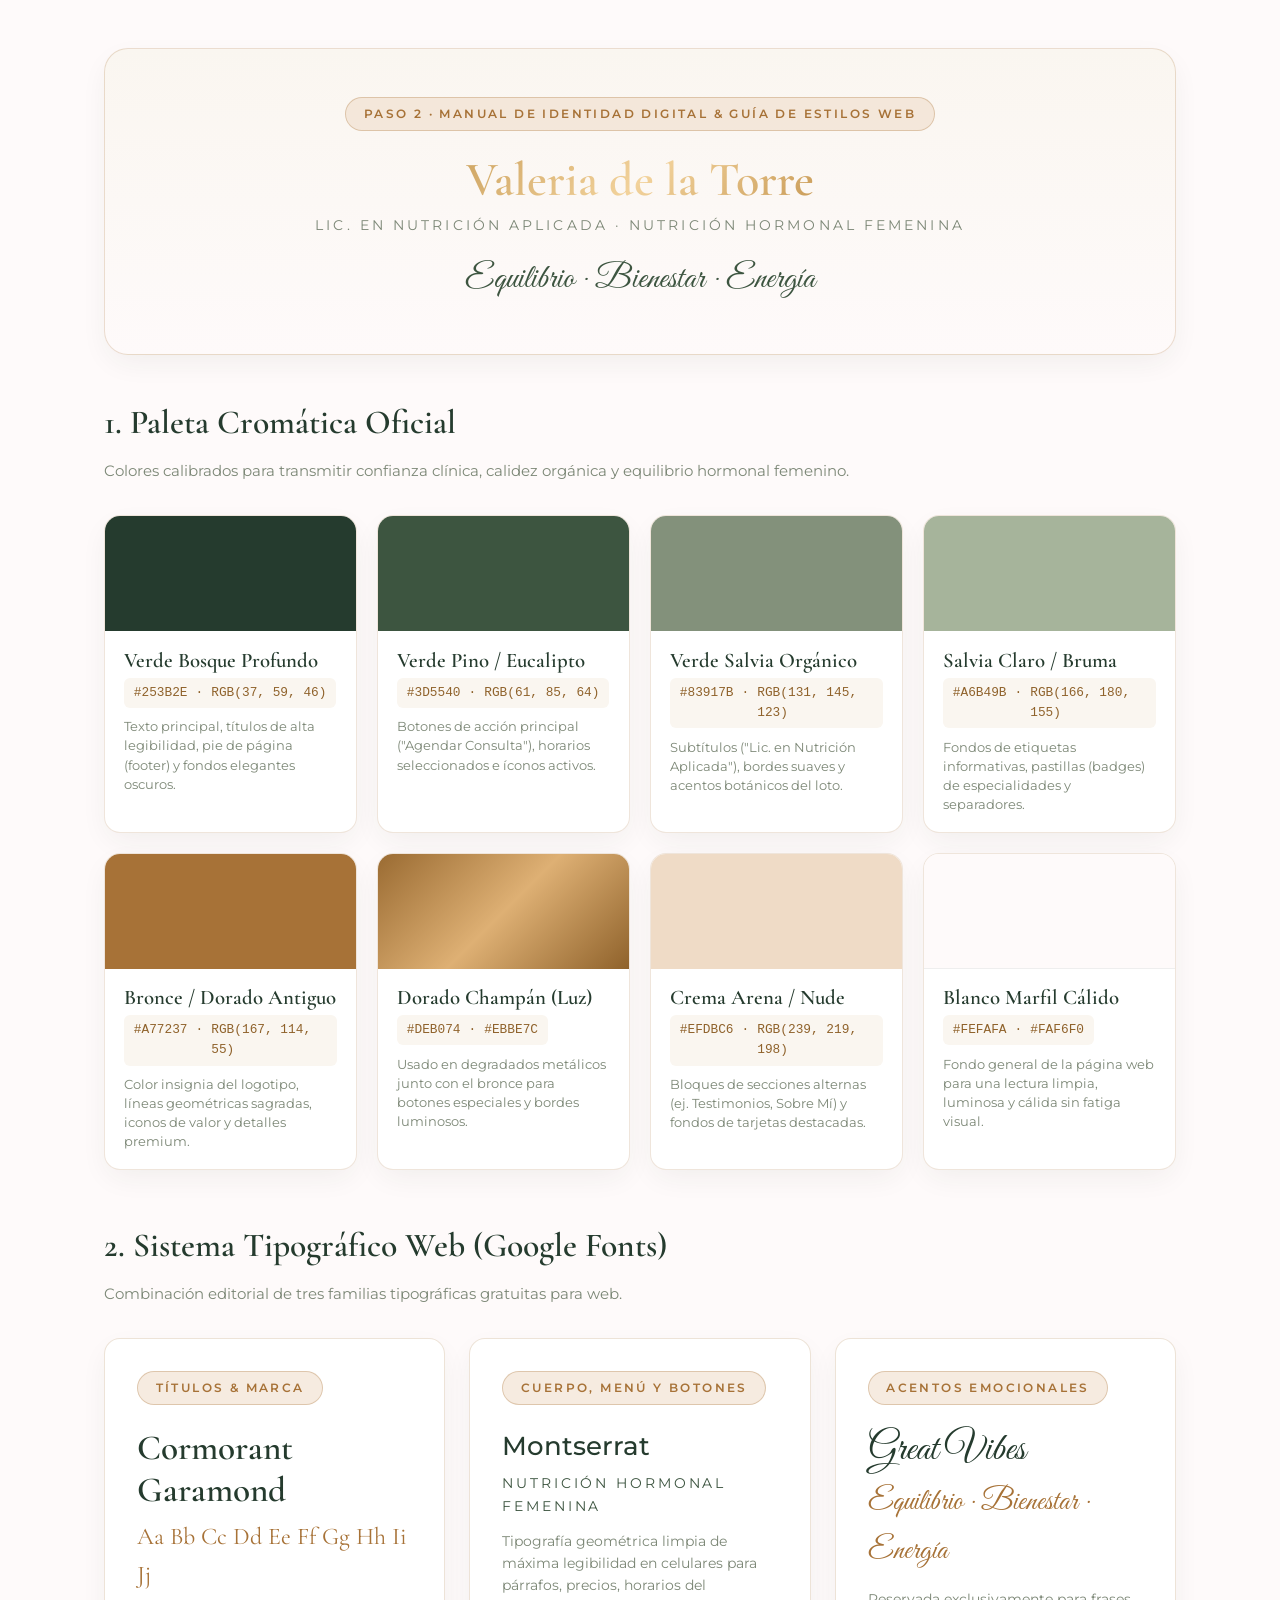
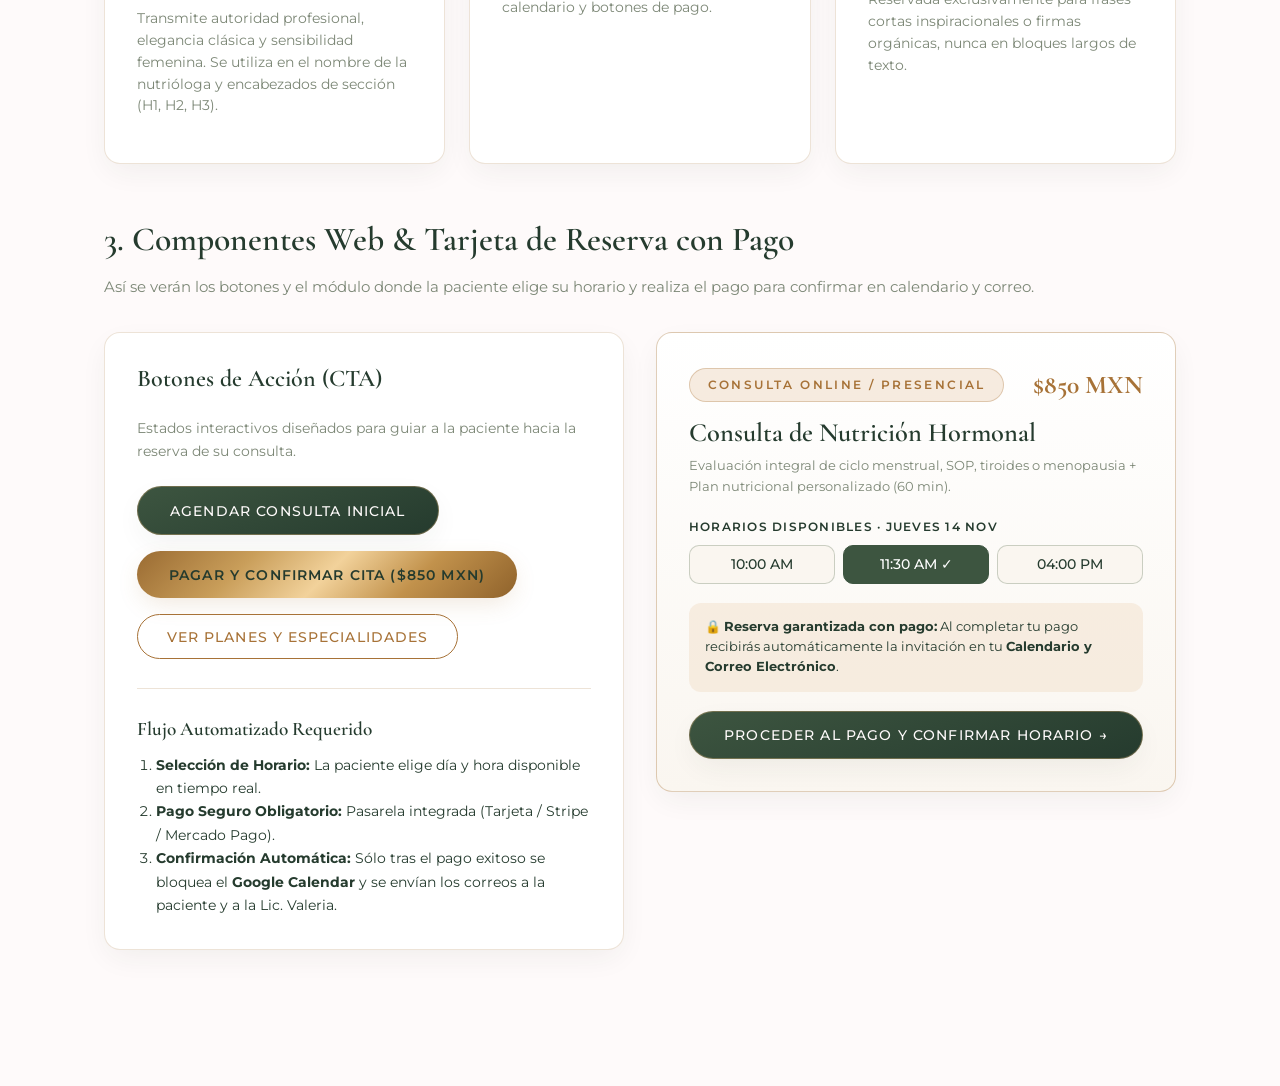
<file: guia-de-estilos.html>
<!DOCTYPE html>
<html lang="es">
<head>
  <meta charset="UTF-8" />
  <meta name="viewport" content="width=device-width, initial-scale=1.0" />
  <title>Guía de Estilos Web | Valeria de la Torre - Nutrición Hormonal Femenina</title>
  <link rel="stylesheet" href="css/theme.css" />
  <style>
    * { box-sizing: border-box; }
    .container {
      max-width: 1120px;
      margin: 0 auto;
      padding: 3rem 1.5rem 5rem;
    }
    .header-banner {
      text-align: center;
      padding: 3rem 2rem;
      background: linear-gradient(180deg, #FAF6F0 0%, #FEFAFA 100%);
      border: 1px solid rgba(167, 114, 55, 0.22);
      border-radius: 24px;
      margin-bottom: 3rem;
      box-shadow: var(--shadow-soft);
    }
    .badge {
      display: inline-block;
      font-size: 0.75rem;
      letter-spacing: 0.2em;
      text-transform: uppercase;
      color: var(--color-gold);
      background: rgba(239, 219, 198, 0.55);
      padding: 0.4rem 1.1rem;
      border-radius: 999px;
      border: 1px solid rgba(167, 114, 55, 0.3);
      margin-bottom: 1rem;
      font-weight: 600;
    }
    .section-title {
      font-size: 2.1rem;
      margin: 0 0 0.4rem 0;
      color: var(--color-forest);
    }
    .section-subtitle {
      font-size: 0.95rem;
      color: var(--color-sage-dark);
      margin-bottom: 2rem;
    }
    .section-block {
      margin-bottom: 3.5rem;
    }
    /* Grid de Colores */
    .palette-grid {
      display: grid;
      grid-template-columns: repeat(auto-fill, minmax(235px, 1fr));
      gap: 1.25rem;
    }
    .swatch-card {
      background: #FFFFFF;
      border-radius: 16px;
      overflow: hidden;
      border: 1px solid rgba(167, 114, 55, 0.18);
      box-shadow: var(--shadow-soft);
      transition: transform 0.2s ease;
    }
    .swatch-card:hover {
      transform: translateY(-4px);
    }
    .swatch-color {
      height: 115px;
      width: 100%;
      position: relative;
    }
    .swatch-info {
      padding: 1.1rem 1.2rem;
    }
    .swatch-name {
      font-family: var(--font-heading);
      font-size: 1.3rem;
      font-weight: 600;
      margin: 0 0 0.25rem 0;
      color: var(--color-forest);
    }
    .swatch-codes {
      display: flex;
      gap: 0.5rem;
      font-size: 0.8rem;
      font-family: monospace;
      color: var(--color-gold-dark);
      background: #FAF6F0;
      padding: 0.3rem 0.6rem;
      border-radius: 6px;
      margin-bottom: 0.6rem;
      width: fit-content;
    }
    .swatch-role {
      font-size: 0.82rem;
      color: var(--color-sage-dark);
      margin: 0;
      line-height: 1.45;
    }
    /* Tipografías */
    .type-grid {
      display: grid;
      grid-template-columns: repeat(auto-fit, minmax(310px, 1fr));
      gap: 1.5rem;
    }
    /* Componentes y Vista Previa de Reserva */
    .ui-showcase {
      display: grid;
      grid-template-columns: 1fr 1fr;
      gap: 2rem;
      align-items: start;
    }
    @media (max-width: 820px) {
      .ui-showcase { grid-template-columns: 1fr; }
    }
    .slot-btn {
      padding: 0.65rem 1rem;
      border-radius: 10px;
      border: 1px solid rgba(131, 145, 123, 0.4);
      background: #FAF6F0;
      color: var(--color-forest);
      font-family: var(--font-body);
      font-size: 0.85rem;
      font-weight: 500;
      cursor: pointer;
    }
    .slot-btn.active {
      background: var(--color-pine);
      color: #FFFFFF;
      border-color: var(--color-pine);
    }
  </style>
</head>
<body>
  <div class="container">
    <!-- ENCABEZADO -->
    <header class="header-banner">
      <span class="badge">Paso 2 · Manual de Identidad Digital &amp; Guía de Estilos Web</span>
      <h1 style="font-size: 3rem; margin: 0.3rem 0;" class="text-gold-gradient">Valeria de la Torre</h1>
      <p style="letter-spacing: 0.22em; text-transform: uppercase; font-size: 0.88rem; color: var(--color-sage-dark); margin: 0.3rem 0 1rem;">
        Lic. en Nutrición Aplicada · Nutrición Hormonal Femenina
      </p>
      <p class="font-script-brand" style="font-size: 2.1rem; margin: 0; color: var(--color-pine);">
        Equilibrio · Bienestar · Energía
      </p>
    </header>

    <!-- 1. PALETA DE COLORES -->
    <section class="section-block">
      <h2 class="section-title">1. Paleta Cromática Oficial</h2>
      <p class="section-subtitle">Colores calibrados para transmitir confianza clínica, calidez orgánica y equilibrio hormonal femenino.</p>

      <div class="palette-grid">
        <div class="swatch-card">
          <div class="swatch-color" style="background: #253B2E;"></div>
          <div class="swatch-info">
            <h3 class="swatch-name">Verde Bosque Profundo</h3>
            <div class="swatch-codes"><span>#253B2E</span> · <span>RGB(37, 59, 46)</span></div>
            <p class="swatch-role">Texto principal, títulos de alta legibilidad, pie de página (footer) y fondos elegantes oscuros.</p>
          </div>
        </div>

        <div class="swatch-card">
          <div class="swatch-color" style="background: #3D5540;"></div>
          <div class="swatch-info">
            <h3 class="swatch-name">Verde Pino / Eucalipto</h3>
            <div class="swatch-codes"><span>#3D5540</span> · <span>RGB(61, 85, 64)</span></div>
            <p class="swatch-role">Botones de acción principal ("Agendar Consulta"), horarios seleccionados e íconos activos.</p>
          </div>
        </div>

        <div class="swatch-card">
          <div class="swatch-color" style="background: #83917B;"></div>
          <div class="swatch-info">
            <h3 class="swatch-name">Verde Salvia Orgánico</h3>
            <div class="swatch-codes"><span>#83917B</span> · <span>RGB(131, 145, 123)</span></div>
            <p class="swatch-role">Subtítulos ("Lic. en Nutrición Aplicada"), bordes suaves y acentos botánicos del loto.</p>
          </div>
        </div>

        <div class="swatch-card">
          <div class="swatch-color" style="background: #A6B49B;"></div>
          <div class="swatch-info">
            <h3 class="swatch-name">Salvia Claro / Bruma</h3>
            <div class="swatch-codes"><span>#A6B49B</span> · <span>RGB(166, 180, 155)</span></div>
            <p class="swatch-role">Fondos de etiquetas informativas, pastillas (badges) de especialidades y separadores.</p>
          </div>
        </div>

        <div class="swatch-card">
          <div class="swatch-color" style="background: #A77237;"></div>
          <div class="swatch-info">
            <h3 class="swatch-name">Bronce / Dorado Antiguo</h3>
            <div class="swatch-codes"><span>#A77237</span> · <span>RGB(167, 114, 55)</span></div>
            <p class="swatch-role">Color insignia del logotipo, líneas geométricas sagradas, iconos de valor y detalles premium.</p>
          </div>
        </div>

        <div class="swatch-card">
          <div class="swatch-color" style="background: linear-gradient(135deg, #9A6B32 0%, #DEB074 50%, #8F622B 100%);"></div>
          <div class="swatch-info">
            <h3 class="swatch-name">Dorado Champán (Luz)</h3>
            <div class="swatch-codes"><span>#DEB074</span> · <span>#EBBE7C</span></div>
            <p class="swatch-role">Usado en degradados metálicos junto con el bronce para botones especiales y bordes luminosos.</p>
          </div>
        </div>

        <div class="swatch-card">
          <div class="swatch-color" style="background: #EFDBC6;"></div>
          <div class="swatch-info">
            <h3 class="swatch-name">Crema Arena / Nude</h3>
            <div class="swatch-codes"><span>#EFDBC6</span> · <span>RGB(239, 219, 198)</span></div>
            <p class="swatch-role">Bloques de secciones alternas (ej. Testimonios, Sobre Mí) y fondos de tarjetas destacadas.</p>
          </div>
        </div>

        <div class="swatch-card">
          <div class="swatch-color" style="background: #FEFAFA; border-bottom: 1px solid #eee;"></div>
          <div class="swatch-info">
            <h3 class="swatch-name">Blanco Marfil Cálido</h3>
            <div class="swatch-codes"><span>#FEFAFA</span> · <span>#FAF6F0</span></div>
            <p class="swatch-role">Fondo general de la página web para una lectura limpia, luminosa y cálida sin fatiga visual.</p>
          </div>
        </div>
      </div>
    </section>

    <!-- 2. SISTEMA TIPOGRÁFICO -->
    <section class="section-block">
      <h2 class="section-title">2. Sistema Tipográfico Web (Google Fonts)</h2>
      <p class="section-subtitle">Combinación editorial de tres familias tipográficas gratuitas para web.</p>

      <div class="type-grid">
        <div class="card-brand">
          <span class="badge">Títulos &amp; Marca</span>
          <h3 style="font-size: 2.2rem; margin: 0.4rem 0;">Cormorant Garamond</h3>
          <p style="color: var(--color-gold); font-family: var(--font-heading); font-size: 1.5rem; margin: 0.4rem 0;">
            Aa Bb Cc Dd Ee Ff Gg Hh Ii Jj
          </p>
          <p style="font-size: 0.85rem; color: var(--color-sage-dark);">
            Transmite autoridad profesional, elegancia clásica y sensibilidad femenina. Se utiliza en el nombre de la nutrióloga y encabezados de sección (H1, H2, H3).
          </p>
        </div>

        <div class="card-brand">
          <span class="badge">Cuerpo, Menú y Botones</span>
          <h3 style="font-family: var(--font-body); font-size: 1.65rem; font-weight: 500; margin: 0.6rem 0;">Montserrat</h3>
          <p style="color: var(--color-pine); font-family: var(--font-body); font-size: 0.9rem; letter-spacing: 0.2em; text-transform: uppercase; margin: 0.6rem 0;">
            NUTRICIÓN HORMONAL FEMENINA
          </p>
          <p style="font-size: 0.85rem; color: var(--color-sage-dark);">
            Tipografía geométrica limpia de máxima legibilidad en celulares para párrafos, precios, horarios del calendario y botones de pago.
          </p>
        </div>

        <div class="card-brand">
          <span class="badge">Acentos Emocionales</span>
          <h3 class="font-script-brand" style="font-size: 2.5rem; margin: 0.3rem 0;">Great Vibes</h3>
          <p class="font-script-brand" style="color: var(--color-gold); font-size: 1.9rem; margin: 0.3rem 0;">
            Equilibrio · Bienestar · Energía
          </p>
          <p style="font-size: 0.85rem; color: var(--color-sage-dark);">
            Reservada exclusivamente para frases cortas inspiracionales o firmas orgánicas, nunca en bloques largos de texto.
          </p>
        </div>
      </div>
    </section>

    <!-- 3. COMPONENTES WEB & SIMULACIÓN DEL COMPONENTE DE RESERVA Y PAGO -->
    <section class="section-block">
      <h2 class="section-title">3. Componentes Web &amp; Tarjeta de Reserva con Pago</h2>
      <p class="section-subtitle">Así se verán los botones y el módulo donde la paciente elige su horario y realiza el pago para confirmar en calendario y correo.</p>

      <div class="ui-showcase">
        <!-- Botones e Insignias -->
        <div class="card-brand">
          <h3 style="font-size: 1.5rem; margin-top: 0;">Botones de Acción (CTA)</h3>
          <p style="font-size: 0.88rem; color: var(--color-sage-dark); margin-bottom: 1.5rem;">
            Estados interactivos diseñados para guiar a la paciente hacia la reserva de su consulta.
          </p>
          <div style="display: flex; flex-direction: column; gap: 1rem; align-items: flex-start;">
            <button class="btn-primary">Agendar Consulta Inicial</button>
            <button class="btn-gold">Pagar y Confirmar Cita ($850 MXN)</button>
            <button class="btn-outline">Ver Planes y Especialidades</button>
          </div>

          <hr style="border: none; border-top: 1px solid rgba(167,114,55,0.2); margin: 1.8rem 0;" />

          <h4 style="font-size: 1.2rem; margin: 0 0 0.8rem 0;">Flujo Automatizado Requerido</h4>
          <ol style="font-size: 0.86rem; color: var(--color-forest); padding-left: 1.2rem; margin: 0; line-height: 1.7;">
            <li><strong>Selección de Horario:</strong> La paciente elige día y hora disponible en tiempo real.</li>
            <li><strong>Pago Seguro Obligatorio:</strong> Pasarela integrada (Tarjeta / Stripe / Mercado Pago).</li>
            <li><strong>Confirmación Automática:</strong> Sólo tras el pago exitoso se bloquea el <strong>Google Calendar</strong> y se envían los correos a la paciente y a la Lic. Valeria.</li>
          </ol>
        </div>

        <!-- Mockup de Tarjeta de Reserva -->
        <div class="card-brand" style="background: linear-gradient(180deg, #FFFFFF 0%, #FAF6F0 100%); border: 1.5px solid rgba(167, 114, 55, 0.35);">
          <div style="display: flex; justify-content: space-between; align-items: center; margin-bottom: 0.8rem;">
            <span class="badge" style="margin: 0;">Consulta Online / Presencial</span>
            <span style="font-family: var(--font-heading); font-size: 1.6rem; font-weight: 700; color: var(--color-gold);">$850 MXN</span>
          </div>
          <h3 style="font-size: 1.65rem; margin: 0 0 0.3rem 0;">Consulta de Nutrición Hormonal</h3>
          <p style="font-size: 0.84rem; color: var(--color-sage-dark); margin: 0 0 1.2rem 0;">
            Evaluación integral de ciclo menstrual, SOP, tiroides o menopausia + Plan nutricional personalizado (60 min).
          </p>

          <div style="margin-bottom: 1.2rem;">
            <label style="display: block; font-size: 0.78rem; text-transform: uppercase; letter-spacing: 0.1em; color: var(--color-forest); font-weight: 600; margin-bottom: 0.5rem;">
              Horarios Disponibles · Jueves 14 Nov
            </label>
            <div style="display: grid; grid-template-columns: repeat(3, 1fr); gap: 0.5rem;">
              <button class="slot-btn">10:00 AM</button>
              <button class="slot-btn active">11:30 AM ✓</button>
              <button class="slot-btn">04:00 PM</button>
            </div>
          </div>

          <div style="background: rgba(239, 219, 198, 0.45); border-radius: 12px; padding: 0.85rem 1rem; margin-bottom: 1.2rem; font-size: 0.8rem; color: var(--color-forest);">
            🔒 <strong>Reserva garantizada con pago:</strong> Al completar tu pago recibirás automáticamente la invitación en tu <strong>Calendario y Correo Electrónico</strong>.
          </div>

          <button class="btn-primary" style="width: 100%;">
            Proceder al Pago y Confirmar Horario →
          </button>
        </div>
      </div>
    </section>
  </div>
</body>
</html>
</file>
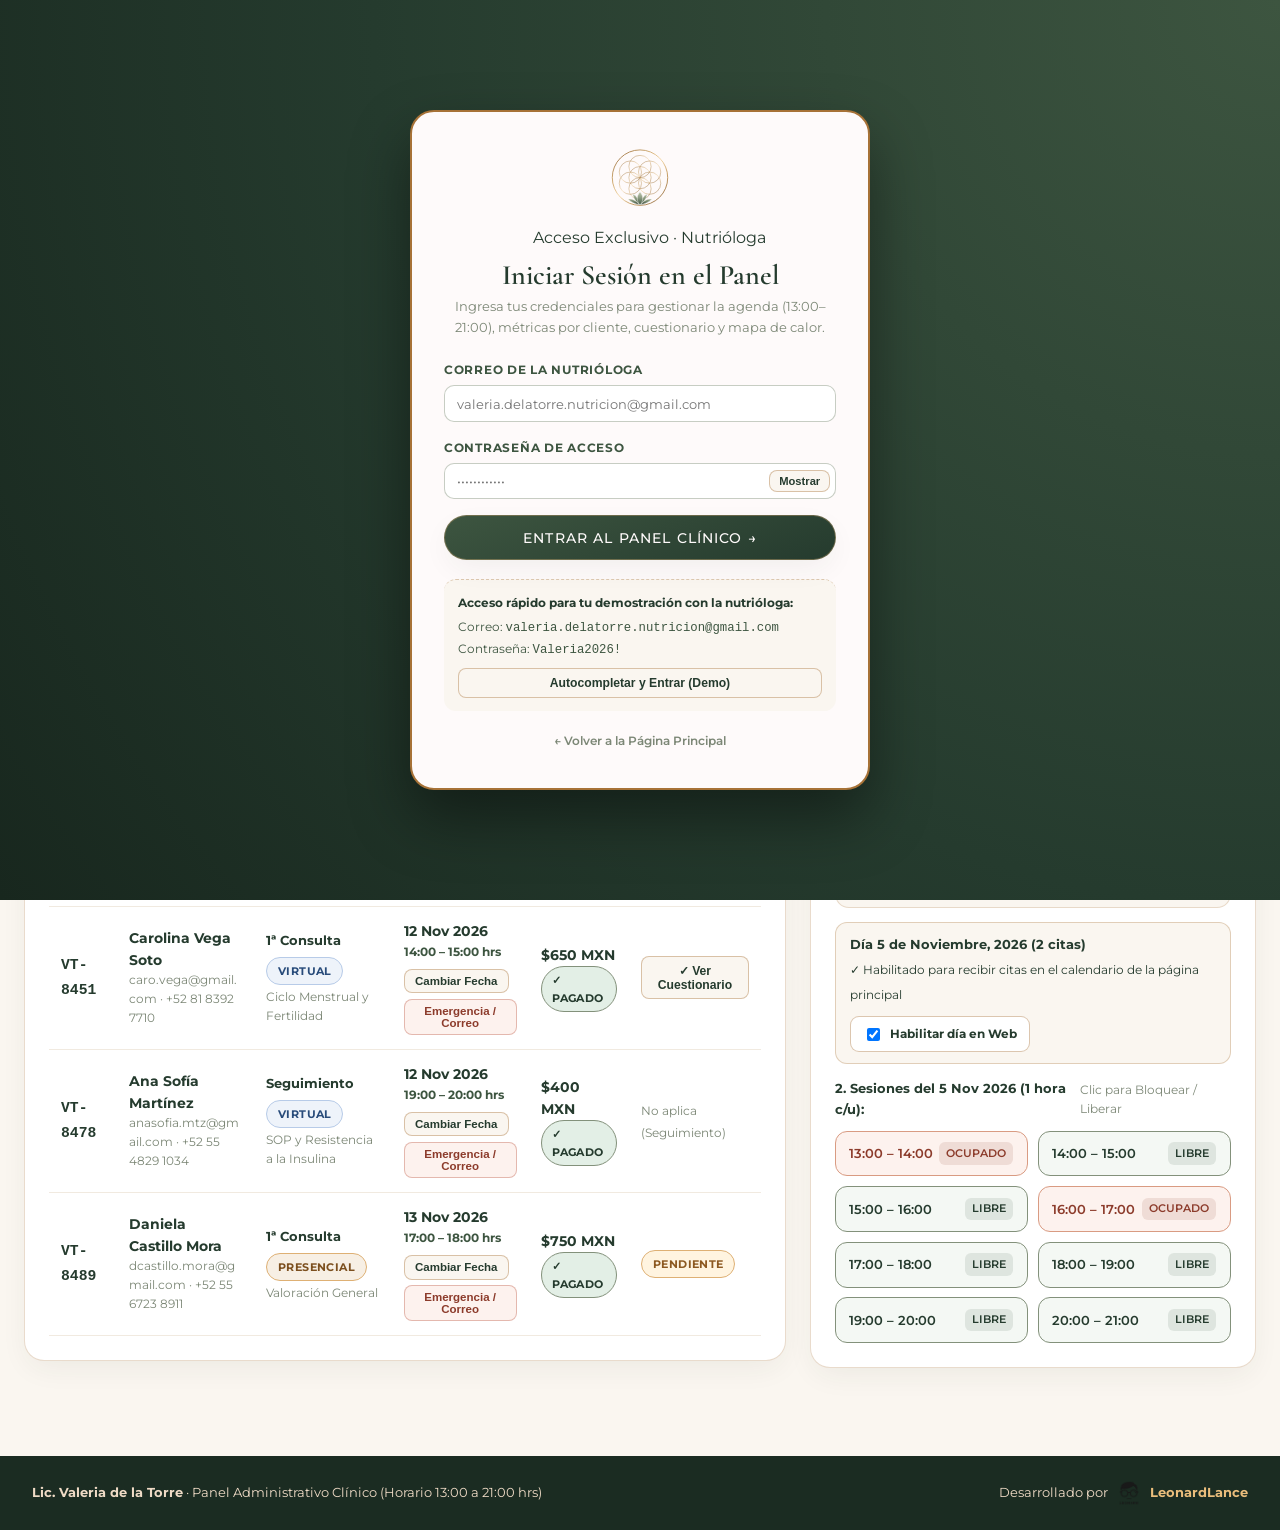
<file: nutriologa-panel.html>
<!DOCTYPE html>
<html lang="es">
<head>
  <meta charset="UTF-8" />
  <meta name="viewport" content="width=device-width, initial-scale=1.0" />
  <title>Panel de la Nutrióloga | Lic. Valeria de la Torre · Agenda, Expedientes, Cuestionario y Mapa de Calor</title>
  <link rel="icon" type="image/svg+xml" href="assets/logo/isotipo-simbolo-dorado.svg" />
  <link rel="stylesheet" href="css/theme.css?v=20261115-1" />
  <style>
    * { box-sizing: border-box; }
    body {
      background: #FAF6F0;
      color: var(--color-forest);
      min-height: 100vh;
      display: flex;
      flex-direction: column;
    }

    @keyframes fadeSlideUp {
      0%   { opacity: 0; transform: translateY(16px); }
      100% { opacity: 1; transform: translateY(0); }
    }
    .anim-up { animation: fadeSlideUp 0.5s cubic-bezier(0.22, 1, 0.36, 1) forwards; }

    /* Top Admin Header */
    .admin-header {
      background: linear-gradient(135deg, #253B2E 0%, #3D5540 100%);
      color: #FEFAFA;
      padding: 1rem 2rem;
      border-bottom: 2px solid var(--color-gold);
      position: sticky;
      top: 0;
      z-index: 100;
      box-shadow: 0 10px 30px -10px rgba(37, 59, 46, 0.25);
    }
    .admin-header-inner {
      max-width: 1320px;
      margin: 0 auto;
      display: flex;
      align-items: center;
      justify-content: space-between;
      flex-wrap: wrap;
      gap: 1rem;
    }
    .admin-brand {
      display: flex;
      align-items: center;
      gap: 0.9rem;
    }
    .admin-brand img {
      width: 44px;
      height: 44px;
    }
    .admin-badge {
      background: rgba(235, 190, 124, 0.2);
      color: #EBBE7C;
      border: 1px solid rgba(235, 190, 124, 0.45);
      padding: 0.25rem 0.75rem;
      border-radius: 999px;
      font-size: 0.72rem;
      font-weight: 700;
      letter-spacing: 0.08em;
      text-transform: uppercase;
    }

    .admin-container {
      max-width: 1320px;
      width: 100%;
      margin: 0 auto;
      padding: 1.8rem 1.5rem 4rem;
      flex: 1;
    }

    /* KPI Cards */
    .kpi-grid {
      display: grid;
      grid-template-columns: repeat(auto-fit, minmax(220px, 1fr));
      gap: 1.1rem;
      margin-bottom: 1.6rem;
    }
    .kpi-card {
      background: #FFFFFF;
      border: 1px solid rgba(167, 114, 55, 0.25);
      border-radius: 18px;
      padding: 1.25rem 1.4rem;
      box-shadow: var(--shadow-soft);
      position: relative;
      overflow: hidden;
      transition: transform 0.25s ease, box-shadow 0.25s ease;
    }
    .kpi-card:hover {
      transform: translateY(-3px);
      box-shadow: 0 14px 28px -10px rgba(167, 114, 55, 0.2);
    }
    .kpi-card::after {
      content: '';
      position: absolute;
      top: 0;
      left: 0;
      width: 5px;
      height: 100%;
      background: var(--gradient-gold);
    }
    .kpi-label {
      font-size: 0.74rem;
      font-weight: 700;
      text-transform: uppercase;
      letter-spacing: 0.08em;
      color: var(--color-sage-dark);
    }
    .kpi-value {
      font-family: var(--font-heading);
      font-size: 2.15rem;
      font-weight: 700;
      color: var(--color-forest);
      margin: 0.2rem 0;
      line-height: 1.1;
    }
    .kpi-sub {
      font-size: 0.77rem;
      color: var(--color-pine);
      font-weight: 600;
    }

    /* Navigation Tabs */
    .tabs-bar {
      display: flex;
      flex-wrap: wrap;
      gap: 0.6rem;
      background: #FFFFFF;
      padding: 0.55rem;
      border-radius: 16px;
      border: 1px solid rgba(167, 114, 55, 0.25);
      margin-bottom: 1.6rem;
      box-shadow: var(--shadow-soft);
    }
    .tab-btn {
      flex: 1;
      min-width: 190px;
      padding: 0.85rem 1.05rem;
      border-radius: 12px;
      border: 1px solid transparent;
      background: transparent;
      color: var(--color-forest);
      font-family: var(--font-body);
      font-size: 0.84rem;
      font-weight: 700;
      cursor: pointer;
      display: flex;
      align-items: center;
      justify-content: center;
      gap: 0.55rem;
      transition: all 0.2s ease;
    }
    .tab-btn svg {
      width: 18px;
      height: 18px;
      flex-shrink: 0;
      stroke: var(--color-bronze);
      transition: stroke 0.2s ease;
    }
    .tab-btn:hover {
      background: #FAF6F0;
      border-color: rgba(167, 114, 55, 0.25);
    }
    .tab-btn.active {
      background: var(--gradient-forest);
      color: #FEFAFA;
      box-shadow: 0 8px 18px -6px rgba(37, 59, 46, 0.35);
    }
    .tab-btn.active svg {
      stroke: #EBBE7C;
    }
    .tab-pane { display: none; }
    .tab-pane.active { display: block; animation: fadeSlideUp 0.35s ease; }

    /* Shared Card Styles */
    .panel-card {
      background: #FFFFFF;
      border: 1px solid rgba(167, 114, 55, 0.25);
      border-radius: 20px;
      padding: 1.5rem;
      box-shadow: var(--shadow-soft);
      margin-bottom: 1.5rem;
    }
    .panel-header {
      display: flex;
      align-items: center;
      justify-content: space-between;
      flex-wrap: wrap;
      gap: 0.75rem;
      padding-bottom: 1rem;
      margin-bottom: 1.2rem;
      border-bottom: 1px solid var(--color-cream-soft);
    }
    .panel-title {
      font-family: var(--font-heading);
      font-size: 1.5rem;
      color: var(--color-forest);
      margin: 0;
    }

    .dashboard-grid {
      display: grid;
      grid-template-columns: 1.45fr 0.85fr;
      gap: 1.5rem;
      align-items: start;
    }
    .dashboard-grid > *,
    .two-col-grid > * {
      min-width: 0;
      max-width: 100%;
    }
    .two-col-grid {
      display: grid;
      grid-template-columns: 1fr 1fr;
      gap: 1.5rem;
      align-items: start;
    }
    @media (max-width: 1024px) {
      .dashboard-grid, .two-col-grid {
        grid-template-columns: 1fr !important;
      }
    }

    /* Tables */
    .table-wrap { overflow-x: auto; }
    table.res-table {
      width: 100%;
      border-collapse: collapse;
      font-size: 0.86rem;
    }
    .res-table th {
      text-align: left;
      font-size: 0.7rem;
      text-transform: uppercase;
      letter-spacing: 0.08em;
      color: var(--color-sage-dark);
      padding: 0.75rem 0.75rem;
      border-bottom: 2px solid var(--color-cream);
      background: #FAF6F0;
    }
    .res-table td {
      padding: 0.85rem 0.75rem;
      border-bottom: 1px solid #F1EAE0;
      vertical-align: middle;
    }
    .res-table tr:hover td { background: #FDFBF8; }

    .status-pill {
      display: inline-flex;
      align-items: center;
      gap: 0.3rem;
      padding: 0.24rem 0.65rem;
      border-radius: 999px;
      font-size: 0.71rem;
      font-weight: 700;
      text-transform: uppercase;
      letter-spacing: 0.04em;
    }
    .status-paid { background: #E3EFE6; color: #253B2E; border: 1px solid #83917B; }
    .status-pending { background: #FFF4E0; color: #8C5820; border: 1px solid #DEB074; }
    .status-mod-virtual { background: #EEF3FA; color: #284B7A; border: 1px solid #B7CBE8; }
    .status-mod-presencial { background: #F7EFE4; color: #7C4F1E; border: 1px solid #DEB074; }

    /* Schedule Blocker */
    .admin-cal-toolbar {
      display: flex;
      align-items: center;
      justify-content: space-between;
      flex-wrap: wrap;
      gap: 0.55rem;
      margin-bottom: 0.75rem;
    }
    .admin-cal-month-nav {
      display: inline-flex;
      align-items: center;
      justify-content: space-between;
      gap: 0.4rem;
      background: #FAF6F0;
      padding: 0.3rem 0.5rem;
      border-radius: 10px;
      border: 1px solid rgba(167, 114, 55, 0.25);
    }
    .admin-cal-presets {
      display: flex;
      gap: 0.35rem;
      flex-wrap: wrap;
    }
    .day-selector {
      display: grid;
      grid-template-columns: repeat(7, minmax(0, 1fr));
      gap: 0.35rem;
      margin-bottom: 0.9rem;
      background: #FAF6F0;
      padding: 0.7rem;
      border-radius: 14px;
      border: 1px solid rgba(167, 114, 55, 0.22);
    }
    .day-hdr-mini {
      text-align: center;
      font-size: 0.65rem;
      font-weight: 700;
      color: var(--color-sage-dark);
      padding-bottom: 0.2rem;
    }
    .day-btn {
      height: 40px;
      padding: 0;
      border-radius: 10px;
      border: 1.5px solid rgba(37, 59, 46, 0.28);
      background: #FFFFFF;
      color: var(--color-forest);
      font-weight: 700;
      font-size: 0.82rem;
      cursor: pointer;
      transition: all 0.2s ease;
      display: flex;
      flex-direction: column;
      align-items: center;
      justify-content: center;
      line-height: 1.1;
      position: relative;
      min-width: 0;
    }
    .day-btn.day-closed {
      background: #EFECE6;
      color: #9BA596;
      border: 1px dashed rgba(131, 145, 123, 0.45);
      font-weight: 500;
    }
    .day-btn:hover { border-color: var(--color-bronze); }
    .day-btn.active {
      background: var(--color-forest);
      color: #FEFAFA;
      border-color: var(--color-bronze);
      box-shadow: 0 4px 12px rgba(37, 59, 46, 0.22);
    }

    .slot-toggle-grid {
      display: grid;
      grid-template-columns: repeat(2, 1fr);
      gap: 0.6rem;
    }
    .slot-toggle {
      display: flex;
      align-items: center;
      justify-content: space-between;
      padding: 0.68rem 0.85rem;
      border-radius: 12px;
      border: 1px solid rgba(131, 145, 123, 0.4);
      background: #FFFFFF;
      cursor: pointer;
      transition: all 0.2s ease;
      font-size: 0.82rem;
      font-weight: 600;
    }
    .slot-toggle.available {
      border-color: var(--color-sage);
      background: #F4F8F4;
      color: var(--color-forest);
    }
    .slot-toggle.blocked {
      border-color: #D99B82;
      background: #FDF2EE;
      color: #8C3B2B;
    }

    /* Client Cards */
    .clients-grid {
      display: grid;
      grid-template-columns: repeat(auto-fill, minmax(320px, 1fr));
      gap: 1.15rem;
    }
    .client-card {
      background: #FAF6F0;
      border: 1px solid rgba(167, 114, 55, 0.28);
      border-radius: 16px;
      padding: 1.2rem;
      display: flex;
      flex-direction: column;
      justify-content: space-between;
      gap: 0.85rem;
    }

    /* Progress / Metric Bars */
    .bar-row {
      margin-bottom: 0.75rem;
    }
    .bar-label {
      display: flex;
      justify-content: space-between;
      font-size: 0.82rem;
      font-weight: 600;
      margin-bottom: 0.28rem;
    }
    .bar-track {
      height: 10px;
      background: #EFE7DC;
      border-radius: 999px;
      overflow: hidden;
    }
    .bar-fill {
      height: 100%;
      background: var(--gradient-forest);
      border-radius: 999px;
    }
    .bar-fill.gold {
      background: var(--gradient-gold);
    }

    /* Question Editor Item */
    .q-editor-item {
      background: #FAF6F0;
      border: 1px solid rgba(167, 114, 55, 0.28);
      border-radius: 14px;
      padding: 1rem 1.1rem;
      margin-bottom: 0.85rem;
      display: flex;
      flex-direction: column;
      gap: 0.65rem;
    }
    .q-editor-row {
      display: grid;
      grid-template-columns: 1.6fr 0.9fr auto;
      gap: 0.65rem;
      align-items: center;
    }
    @media (max-width: 720px) {
      .q-editor-row { grid-template-columns: 1fr; }
    }
    .input-sm {
      width: 100%;
      padding: 0.58rem 0.75rem;
      border-radius: 10px;
      border: 1px solid rgba(131, 145, 123, 0.45);
      background: #FFFFFF;
      font-family: var(--font-body);
      font-size: 0.84rem;
      color: var(--color-forest);
    }

    /* Heatmap Visual */
    .heatmap-stage {
      position: relative;
      background: #1E2E24;
      border-radius: 16px;
      overflow: hidden;
      border: 2px solid var(--color-gold);
      height: 540px;
    }
    .heatmap-sections-bg {
      position: absolute;
      inset: 0;
      display: flex;
      flex-direction: column;
    }
    .hm-band {
      flex: 1;
      border-bottom: 1px dashed rgba(239, 219, 198, 0.22);
      padding: 0.45rem 0.9rem;
      display: flex;
      align-items: center;
      justify-content: space-between;
      color: rgba(254, 250, 250, 0.85);
      font-size: 0.78rem;
      font-weight: 600;
    }
    #heatmap-canvas {
      position: absolute;
      inset: 0;
      width: 100%;
      height: 100%;
      pointer-events: none;
    }

    /* Modal */
    .modal-backdrop {
      position: fixed;
      inset: 0;
      background: rgba(25, 40, 31, 0.62);
      backdrop-filter: blur(4px);
      z-index: 300;
      display: none;
      align-items: center;
      justify-content: center;
      padding: 1.2rem;
    }
    .modal-backdrop.open { display: flex; }
    .modal-box {
      background: #FFFFFF;
      border: 2px solid var(--color-gold);
      border-radius: 20px;
      max-width: 680px;
      width: 100%;
      max-height: 88vh;
      overflow-y: auto;
      padding: 1.6rem;
      box-shadow: 0 24px 48px rgba(0, 0, 0, 0.28);
    }

    .btn-mini {
      padding: 0.42rem 0.75rem;
      border-radius: 8px;
      border: 1px solid rgba(167, 114, 55, 0.4);
      background: #FAF6F0;
      color: var(--color-forest);
      font-size: 0.76rem;
      font-weight: 700;
      cursor: pointer;
      transition: all 0.15s ease;
    }
    .btn-mini:hover {
      background: var(--color-cream);
      border-color: var(--color-bronze);
    }
    .btn-mini.danger {
      color: #8C3B2B;
      border-color: rgba(180, 75, 55, 0.35);
      background: #FDF2EE;
    }

    /* Admin Login Screen */
    .admin-login-screen {
      position: fixed;
      inset: 0;
      z-index: 500;
      background: radial-gradient(circle at top right, #3D5540 0%, #253B2E 58%, #18271E 100%);
      display: flex;
      align-items: center;
      justify-content: center;
      padding: 1.5rem;
    }
    .admin-login-screen.hidden {
      display: none;
    }
    .admin-login-card {
      background: #FEFAFA;
      color: var(--color-forest);
      border: 2px solid var(--color-gold);
      border-radius: 24px;
      max-width: 460px;
      width: 100%;
      padding: 2.2rem 2rem;
      box-shadow: 0 28px 60px rgba(0, 0, 0, 0.42);
    }
    .login-field {
      margin-bottom: 1rem;
    }
    .login-field label {
      display: block;
      font-size: 0.76rem;
      font-weight: 700;
      text-transform: uppercase;
      letter-spacing: 0.06em;
      color: var(--color-pine);
      margin-bottom: 0.35rem;
    }
  </style>
</head>
<body>

  <!-- ================= PANTALLA DE INICIO DE SESIÓN (EXCLUSIVO NUTRIÓLOGA) ================= -->
  <div class="admin-login-screen" id="admin-login-screen">
    <div class="admin-login-card anim-up">
      <div style="text-align:center; margin-bottom:1.4rem;">
        <img src="assets/logo/isotipo-loto.svg" alt="Lic. Valeria de la Torre" style="width:62px; height:62px; margin-bottom:0.5rem;" />
        <div>
          <span class="badge" style="margin-bottom:0.35rem; display:inline-flex; align-items:center; gap:0.35rem;">
            <svg width="13" height="13" viewBox="0 0 24 24" fill="none" stroke="var(--color-bronze)" stroke-width="2" stroke-linecap="round" stroke-linejoin="round"><rect x="3" y="11" width="18" height="11" rx="2" ry="2"/><path d="M7 11V7a5 5 0 0 1 10 0v4"/></svg>
            Acceso Exclusivo · Nutrióloga
          </span>
        </div>
        <h1 style="font-family:var(--font-heading); font-size:1.75rem; margin:0.2rem 0; color:var(--color-forest);">
          Iniciar Sesión en el Panel
        </h1>
        <p style="font-size:0.82rem; color:var(--color-sage-dark); margin:0;">
          Ingresa tus credenciales para gestionar la agenda (13:00–21:00), métricas por cliente, cuestionario y mapa de calor.
        </p>
      </div>

      <form id="admin-login-form">
        <div class="login-field">
          <label for="admin-login-email">Correo de la Nutrióloga</label>
          <input type="email" id="admin-login-email" class="input-sm" required placeholder="valeria.delatorre.nutricion@gmail.com" />
        </div>
        <div class="login-field">
          <label for="admin-login-pass">Contraseña de Acceso</label>
          <div style="position:relative;">
            <input type="password" id="admin-login-pass" class="input-sm" required placeholder="••••••••••••" style="padding-right:4.5rem;" />
            <button type="button" id="toggle-pass-btn" class="btn-mini" style="position:absolute; right:6px; top:50%; transform:translateY(-50%); padding:0.25rem 0.55rem; font-size:0.7rem;">
              Mostrar
            </button>
          </div>
        </div>

        <div id="admin-login-error" style="display:none; background:#FDF2EE; color:#8C3B2B; border:1px solid #D99B82; border-radius:10px; padding:0.6rem 0.8rem; font-size:0.79rem; font-weight:600; margin-bottom:0.9rem;">
          Correo o contraseña incorrectos. Verifica tus datos.
        </div>

        <button type="submit" class="btn btn-primary" style="width:100%; justify-content:center; padding:0.78rem; font-size:0.9rem;">
          Entrar al Panel Clínico →
        </button>
      </form>

      <div style="margin-top:1.15rem; padding-top:1rem; border-top:1px dashed rgba(167,114,55,0.35); background:#FAF6F0; padding:0.85rem; border-radius:12px; font-size:0.77rem;">
        <div style="font-weight:700; color:var(--color-bronze); margin-bottom:0.25rem;">
          Acceso rápido para tu demostración con la nutrióloga:
        </div>
        <div style="color:var(--color-pine); margin-bottom:0.5rem;">
          Correo: <code id="demo-cred-email">valeria.delatorre.nutricion@gmail.com</code><br>
          Contraseña: <code id="demo-cred-pass">Valeria2026!</code>
        </div>
        <div style="display:flex; gap:0.5rem; flex-wrap:wrap;">
          <button type="button" id="btn-autofill-admin" class="btn-mini" style="width:100%;">
            Autocompletar y Entrar (Demo)
          </button>
        </div>
      </div>

      <div style="text-align:center; margin-top:1rem;">
        <a href="index.html" style="font-size:0.78rem; color:var(--color-sage-dark); text-decoration:none; font-weight:600;">
          ← Volver a la Página Principal
        </a>
      </div>
    </div>
  </div>

  <!-- ================= HEADER DEL PANEL DE LA NUTRIÓLOGA ================= -->
  <header class="admin-header">
    <div class="admin-header-inner">
      <div class="admin-brand">
        <img src="assets/logo/isotipo-loto.svg" alt="Isotipo Valeria de la Torre" />
        <div>
          <div style="display:flex; align-items:center; gap:0.65rem; flex-wrap:wrap;">
            <strong style="font-family:var(--font-heading); font-size:1.35rem; letter-spacing:0.02em;">
              Lic. Valeria de la Torre
            </strong>
            <span class="admin-badge">Panel Clínico & Analítica</span>
          </div>
          <p style="margin:0; font-size:0.78rem; color:#EFDBC6;">
            Horario 13:00 a 21:00 hrs (1h por sesión) · Virtual ($650 / $400) · Presencial ($750)
          </p>
        </div>
      </div>

      <div style="display:flex; align-items:center; gap:0.65rem; flex-wrap:wrap;">
        <a href="index.html" class="btn btn-gold" style="padding:0.55rem 1.1rem; font-size:0.8rem;">
          ← Ver Sitio Público
        </a>
        <button type="button" id="btn-admin-logout" class="btn btn-outline" style="background:rgba(167, 114, 55, 0.16); color:#FEFAFA; border-color:rgba(235,190,124,0.55); padding:0.55rem 1rem; font-size:0.78rem; cursor:pointer; display:inline-flex; align-items:center; gap:0.45rem;">
          <svg width="16" height="16" viewBox="0 0 24 24" fill="none" stroke="#EBBE7C" stroke-width="2" stroke-linecap="round" stroke-linejoin="round" aria-hidden="true">
            <path d="M9 21H5a2 2 0 0 1-2-2V5a2 2 0 0 1 2-2h4"/>
            <polyline points="16 17 21 12 16 7"/>
            <line x1="21" y1="12" x2="9" y2="12"/>
          </svg>
          Cerrar Sesión
        </button>
      </div>
    </div>
  </header>

  <!-- ================= CONTENIDO PRINCIPAL ================= -->
  <main class="admin-container">

    <!-- Tarjetas de Resumen (KPIs Globales) -->
    <section class="kpi-grid anim-up">
      <div class="kpi-card">
        <div class="kpi-label">Consultas Pagadas</div>
        <div class="kpi-value" id="kpi-total-citas">0</div>
        <div class="kpi-sub" id="kpi-modalidades-sub">Virtual vs Presencial</div>
      </div>
      <div class="kpi-card">
        <div class="kpi-label">Ingresos Confirmados (MXN)</div>
        <div class="kpi-value" id="kpi-ingresos">$0</div>
        <div class="kpi-sub">1ª Virtual $650 · Seg. $400 · Presencial $750</div>
      </div>
      <div class="kpi-card">
        <div class="kpi-label">Cuestionarios 1ª Consulta</div>
        <div class="kpi-value" id="kpi-cuestionarios">0 / 0</div>
        <div class="kpi-sub" id="kpi-cuestionarios-pct">Pacientes de 1ª vez respondidos</div>
      </div>
      <div class="kpi-card">
        <div class="kpi-label">Interacciones Web (Mapa de Calor)</div>
        <div class="kpi-value" id="kpi-clicks">0</div>
        <div class="kpi-sub" id="kpi-top-section">Sección más atractiva: —</div>
      </div>
    </section>

    <!-- Barra de Pestañas con Iconografía Vectorial de Marca (Sin números ni emojis) -->
    <nav class="tabs-bar anim-up" role="tablist">
      <button type="button" class="tab-btn active" data-tab="tab-agenda">
        <svg viewBox="0 0 24 24" fill="none" stroke-width="2" stroke-linecap="round" stroke-linejoin="round" aria-hidden="true">
          <rect x="3" y="4" width="18" height="18" rx="2" ry="2"></rect>
          <line x1="16" y1="2" x2="16" y2="6"></line>
          <line x1="8" y1="2" x2="8" y2="6"></line>
          <line x1="3" y1="10" x2="21" y2="10"></line>
          <circle cx="12" cy="15" r="2"></circle>
        </svg>
        <span>Agenda y Horarios</span>
      </button>
      <button type="button" class="tab-btn" data-tab="tab-clientes">
        <svg viewBox="0 0 24 24" fill="none" stroke-width="2" stroke-linecap="round" stroke-linejoin="round" aria-hidden="true">
          <path d="M17 21v-2a4 4 0 0 0-4-4H5a4 4 0 0 0-4 4v2"></path>
          <circle cx="9" cy="7" r="4"></circle>
          <path d="M23 21v-2a4 4 0 0 0-3-3.87"></path>
          <path d="M16 3.13a4 4 0 0 1 0 7.75"></path>
        </svg>
        <span>Métricas por Cliente</span>
      </button>
      <button type="button" class="tab-btn" data-tab="tab-cuestionario">
        <svg viewBox="0 0 24 24" fill="none" stroke-width="2" stroke-linecap="round" stroke-linejoin="round" aria-hidden="true">
          <path d="M9 5H7a2 2 0 0 0-2 2v12a2 2 0 0 0 2 2h10a2 2 0 0 0 2-2V7a2 2 0 0 0-2-2h-2"></path>
          <rect x="9" y="3" width="6" height="4" rx="1"></rect>
          <line x1="9" y1="12" x2="15" y2="12"></line>
          <line x1="9" y1="16" x2="13" y2="16"></line>
        </svg>
        <span>Cuestionario 1ª Vez</span>
      </button>
      <button type="button" class="tab-btn" data-tab="tab-especialidades">
        <svg viewBox="0 0 24 24" fill="none" stroke-width="2" stroke-linecap="round" stroke-linejoin="round" aria-hidden="true">
          <path d="M12 2.5C9.5 6.5 7 9.5 7 13a5 5 0 0 0 10 0c0-3.5-2.5-6.5-5-10.5z"></path>
          <path d="M12 22v-6"></path>
          <path d="M5 12c2.5 0 4.5 1.5 5.5 3.5"></path>
          <path d="M19 12c-2.5 0-4.5 1.5-5.5 3.5"></path>
        </svg>
        <span>Especialidades en la Web</span>
      </button>
      <button type="button" class="tab-btn" data-tab="tab-heatmap">
        <svg viewBox="0 0 24 24" fill="none" stroke-width="2" stroke-linecap="round" stroke-linejoin="round" aria-hidden="true">
          <polyline points="22 12 18 12 15 21 9 3 6 12 2 12"></polyline>
        </svg>
        <span>Mapa de Calor Web</span>
      </button>
    </nav>

    <!-- =====================================================================
         PESTAÑA 1: AGENDA Y CONTROL DE HORARIOS (13:00 A 21:00 HRS)
         ===================================================================== -->
    <section id="tab-agenda" class="tab-pane active">
      <div class="dashboard-grid">
        <!-- Tabla de citas -->
        <div class="panel-card">
          <div class="panel-header">
            <div>
              <h2 class="panel-title">Citas Agendadas y Pagadas</h2>
              <p style="margin:0.2rem 0 0; font-size:0.83rem; color:var(--color-sage-dark);">
                Sesiones de 1 hora entre las 13:00 y las 21:00 hrs. Incluye estado del cuestionario previo de 1ª consulta.
              </p>
            </div>
            <div style="display:flex; gap:0.5rem;">
              <button type="button" id="btn-add-demo" class="btn btn-outline" style="padding:0.45rem 0.9rem; font-size:0.76rem;">
                + Simular Cita Nueva
              </button>
              <button type="button" id="btn-reset-demo" class="btn-mini">
                Restaurar Demo
              </button>
            </div>
          </div>

          <div class="table-wrap">
            <table class="res-table">
              <thead>
                <tr>
                  <th>Folio</th>
                  <th>Paciente</th>
                  <th>Tipo / Modalidad</th>
                  <th>Fecha y Horario (1h)</th>
                  <th>Tarifa</th>
                  <th>Cuestionario 1ª Vez</th>
                </tr>
              </thead>
              <tbody id="reservations-tbody"></tbody>
            </table>
          </div>
        </div>

        <!-- Bloqueador de Días y Horarios 13:00 a 21:00 -->
        <div class="panel-card">
          <div class="panel-header" style="margin-bottom:0.85rem;">
            <div>
              <h2 class="panel-title">Control de Días y Horarios (13:00 – 21:00)</h2>
              <p style="margin:0.2rem 0 0; font-size:0.82rem; color:var(--color-sage-dark);">
                Habilita o deshabilita días completos del mes y bloquea horas individuales. Todo se refleja al instante en el calendario público.
              </p>
            </div>
          </div>

          <div class="admin-cal-toolbar">
            <div class="admin-cal-month-nav">
              <button type="button" class="btn-mini" style="padding:0.28rem 0.65rem;" onclick="changeAdminMonth(-1)" title="Mes anterior">◀</button>
              <strong id="admin-cal-month-title" style="font-family:var(--font-heading); font-size:1.18rem; color:var(--color-forest); min-width:130px; text-align:center;">Noviembre 2026</strong>
              <button type="button" class="btn-mini" style="padding:0.28rem 0.65rem;" onclick="changeAdminMonth(1)" title="Ver meses posteriores">▶</button>
            </div>
            <div class="admin-cal-presets">
              <button type="button" class="btn-mini" onclick="applyQuickDaysPreset('mon-fri')" title="Habilitar todos los Lunes a Viernes de este mes">Lun–Vie</button>
              <button type="button" class="btn-mini" onclick="applyQuickDaysPreset('mon-sat')" title="Habilitar todos los Lunes a Sábado de este mes">Lun–Sáb</button>
              <button type="button" class="btn-mini" onclick="applyQuickDaysPreset('default')" title="Restaurar Martes, Jueves y Viernes de este mes">Mar/Jue/Vie</button>
            </div>
          </div>

          <div class="day-selector" id="admin-day-selector"></div>

          <!-- Interruptor para habilitar o cerrar el día completo seleccionado -->
          <div id="admin-day-enable-bar" style="background:#FAF6F0; border:1px solid rgba(167,114,55,0.3); border-radius:12px; padding:0.7rem 0.9rem; margin-bottom:0.95rem; display:flex; align-items:center; justify-content:space-between; gap:0.6rem; flex-wrap:wrap;">
            <div>
              <strong id="admin-day-status-title" style="font-size:0.84rem; color:var(--color-forest); display:block;">Día 5 de Noviembre</strong>
              <span id="admin-day-status-sub" style="font-size:0.74rem; color:var(--color-sage-dark);">Habilitado para agendar en la página principal</span>
            </div>
            <label style="display:inline-flex; align-items:center; gap:0.45rem; cursor:pointer; background:#FFFFFF; padding:0.42rem 0.75rem; border-radius:9px; border:1px solid rgba(167,114,55,0.4); font-size:0.78rem; font-weight:700; color:var(--color-forest);">
              <input type="checkbox" id="admin-day-enabled-check" checked />
              <span>Habilitar día en Web</span>
            </label>
          </div>

          <div style="display:flex; align-items:center; justify-content:space-between; margin-bottom:0.65rem;">
            <span style="font-size:0.8rem; font-weight:700; color:var(--color-forest);">
              2. Sesiones del <span id="selected-day-label" style="color:var(--color-bronze);">5 Nov</span> (1 hora c/u):
            </span>
            <span style="font-size:0.72rem; color:var(--color-sage-dark);">Clic para Bloquear / Liberar</span>
          </div>

          <div class="slot-toggle-grid" id="admin-slots-grid"></div>
        </div>
      </div>
    </section>

    <!-- =====================================================================
         PESTAÑA 2: MÉTRICAS DE CADA UNO DE LOS CLIENTES
         ===================================================================== -->
    <section id="tab-clientes" class="tab-pane">
      <div class="panel-card">
        <div class="panel-header">
          <div>
            <h2 class="panel-title">Métricas e Historial por Cliente</h2>
            <p style="margin:0.2rem 0 0; font-size:0.84rem; color:var(--color-sage-dark);">
              Seguimiento individual de cada paciente: número de consultas (1ª vez y seguimientos), inversión acumulada, modalidad preferida y respuestas a su cuestionario clínico.
            </p>
          </div>
          <div style="display:flex; gap:0.6rem; align-items:center; flex-wrap:wrap;">
            <input type="search" id="client-search" class="input-sm" style="max-width:250px;" placeholder="Buscar paciente por nombre o correo..." />
            <button type="button" id="btn-export-clients-excel" class="btn btn-gold" style="padding:0.52rem 1rem; font-size:0.78rem; display:inline-flex; align-items:center; gap:0.45rem;">
              <svg width="16" height="16" viewBox="0 0 24 24" fill="none" stroke="#253B2E" stroke-width="2" stroke-linecap="round" stroke-linejoin="round"><path d="M21 15v4a2 2 0 0 1-2 2H5a2 2 0 0 1-2-2v-4"/><polyline points="7 10 12 15 17 10"/><line x1="12" y1="15" x2="12" y2="3"/></svg>
              Exportar Clientes a Excel (.CSV)
            </button>
          </div>
        </div>

        <div class="clients-grid" id="clients-metrics-grid"></div>
      </div>
    </section>

    <!-- =====================================================================
         PESTAÑA 3: CUESTIONARIO DE 1ª VEZ (GRAFOS + DETALLE + EXCEL + EDITOR)
         ===================================================================== -->
    <section id="tab-cuestionario" class="tab-pane">
      <div class="two-col-grid">
        <!-- Columna Izquierda: Grafos y Estado General del Cuestionario -->
        <div class="panel-card">
          <div class="panel-header">
            <div>
              <h2 class="panel-title">Estado General y Grafos del Cuestionario</h2>
              <p style="margin:0.2rem 0 0; font-size:0.83rem; color:var(--color-sage-dark);">
                Análisis gráfico detallado del perfil clínico de las pacientes de primera vez y exportación directa a Excel.
              </p>
            </div>
            <button type="button" id="btn-export-questionnaire-excel" class="btn btn-gold" style="padding:0.5rem 0.95rem; font-size:0.76rem; display:inline-flex; align-items:center; gap:0.45rem;">
              <svg width="15" height="15" viewBox="0 0 24 24" fill="none" stroke="#253B2E" stroke-width="2" stroke-linecap="round" stroke-linejoin="round"><path d="M14 2H6a2 2 0 0 0-2 2v16a2 2 0 0 0 2 2h12a2 2 0 0 0 2-2V8z"/><polyline points="14 2 14 8 20 8"/><line x1="8" y1="13" x2="16" y2="13"/><line x1="8" y1="17" x2="16" y2="17"/></svg>
              Descargar Respuestas en Excel (.CSV)
            </button>
          </div>

          <div id="questionnaire-stats-box"></div>
        </div>

        <!-- Columna Derecha: Constructor / Editor Personalizable -->
        <div class="panel-card">
          <div class="panel-header">
            <div>
              <h2 class="panel-title">Personalizar Preguntas del Cuestionario</h2>
              <p style="margin:0.2rem 0 0; font-size:0.83rem; color:var(--color-sage-dark);">
                Modifica el cuestionario como prefieras: respuesta abierta (corta o larga), opción múltiple, casillas, escala 1–10 o Sí/No.
              </p>
            </div>
            <div style="display:flex; gap:0.45rem;">
              <button type="button" id="btn-add-question" class="btn btn-gold" style="padding:0.48rem 0.9rem; font-size:0.78rem;">
                + Agregar Pregunta
              </button>
              <button type="button" id="btn-reset-questions" class="btn-mini">
                Restaurar Base
              </button>
            </div>
          </div>

          <div id="questions-editor-list"></div>

          <div style="display:flex; align-items:center; justify-content:space-between; flex-wrap:wrap; gap:0.75rem; margin-top:1rem; padding-top:1rem; border-top:1px solid var(--color-cream-soft);">
            <span id="q-save-feedback" style="font-size:0.82rem; font-weight:700; color:var(--color-pine);">
              Los cambios se reflejan al instante en el cuestionario de 1ª consulta.
            </span>
            <button type="button" id="btn-save-questionnaire" class="btn btn-primary" style="padding:0.65rem 1.35rem; font-size:0.84rem;">
              Guardar Cuestionario
            </button>
          </div>
        </div>
      </div>

      <!-- Tabla detallada de respuestas por cada usuario (lista para revisar o bajar a Excel) -->
      <div class="panel-card">
        <div class="panel-header">
          <div>
            <h2 class="panel-title">Matriz Detallada de Respuestas por Paciente (1ª Consulta)</h2>
            <p style="margin:0.2rem 0 0; font-size:0.83rem; color:var(--color-sage-dark);">
              Vista consolidada de lo que respondió cada paciente nueva en todas las preguntas del cuestionario.
            </p>
          </div>
        </div>
        <div class="table-wrap" id="questionnaire-matrix-wrap"></div>
      </div>
    </section>

    <!-- =====================================================================
         PESTAÑA 4: ESPECIALIDADES EN SALUD HORMONAL (AÑADIR / EDITAR / OCULTAR)
         ===================================================================== -->
    <section id="tab-especialidades" class="tab-pane">
      <div class="panel-card">
        <div class="panel-header">
          <div>
            <h2 class="panel-title">Especialidades en Salud Hormonal (Visibles en la Página Web)</h2>
            <p style="margin:0.2rem 0 0; font-size:0.84rem; color:var(--color-sage-dark);">
              Añade, edita o elimina las especialidades que ofreces. <strong>Regla automática:</strong> Si dejas esta lista vacía (0 especialidades), la sección completa de <em>"Especialidades en Salud Hormonal"</em> se ocultará automáticamente en la página pública.
            </p>
          </div>
          <div style="display:flex; gap:0.5rem; flex-wrap:wrap;">
            <span id="spec-status-pill" class="status-pill status-paid">✓ Sección Visible en la Web</span>
            <button type="button" id="btn-add-specialty" class="btn btn-gold" style="padding:0.48rem 0.95rem; font-size:0.78rem;">
              + Añadir Especialidad
            </button>
            <button type="button" id="btn-clear-specialties" class="btn-mini danger">
              Vaciar Todas (Ocultar Sección)
            </button>
            <button type="button" id="btn-reset-specialties" class="btn-mini">
              Restaurar 4 Base
            </button>
          </div>
        </div>

        <div id="specialties-editor-list"></div>

        <div style="display:flex; align-items:center; justify-content:space-between; flex-wrap:wrap; gap:0.75rem; margin-top:1.1rem; padding-top:1rem; border-top:1px solid var(--color-cream-soft);">
          <span id="spec-save-feedback" style="font-size:0.82rem; font-weight:700; color:var(--color-pine);">
            Los cambios al editar, ocultar o eliminar se guardan automáticamente y puedes verlos abajo en la vista previa o en la página principal.
          </span>
          <div style="display:flex; gap:0.6rem; flex-wrap:wrap;">
            <a href="index.html#especialidades" class="btn btn-outline" style="padding:0.62rem 1.15rem; font-size:0.8rem;">
              Visualizar en Página Principal →
            </a>
            <button type="button" id="btn-save-specialties" class="btn btn-primary" style="padding:0.65rem 1.35rem; font-size:0.84rem;">
              Guardar Especialidades
            </button>
          </div>
        </div>
      </div>

      <!-- Vista Previa en Vivo de cómo se ven las tarjetas en la Página Principal -->
      <div class="panel-card">
        <div class="panel-header">
          <div>
            <h2 class="panel-title">Vista Previa en Vivo (Así se ve en la Página Principal)</h2>
            <p style="margin:0.2rem 0 0; font-size:0.83rem; color:var(--color-sage-dark);">
              Previsualización exacta de las tarjetas de especialidades que tienen activada la casilla <strong>"Mostrar en Web"</strong>.
            </p>
          </div>
          <a href="index.html#especialidades" class="btn-mini" style="text-decoration:none;">
            Ir a la sección en la Página Principal →
          </a>
        </div>
        <div id="specialties-live-preview" style="display:grid; grid-template-columns:repeat(auto-fit, minmax(260px, 1fr)); gap:1.1rem;"></div>
      </div>
    </section>

    <!-- =====================================================================
         PESTAÑA 5: MAPA DE CALOR Y ATRACTIVO DE SECCIONES
         ===================================================================== -->
    <section id="tab-heatmap" class="tab-pane">
      <div class="two-col-grid">
        <!-- Mapa de calor visual por sección -->
        <div class="panel-card">
          <div class="panel-header">
            <div>
              <h2 class="panel-title">Mapa de Calor de Clics por Sección</h2>
              <p style="margin:0.2rem 0 0; font-size:0.83rem; color:var(--color-sage-dark);">
                Visualiza dónde hacen clic los usuarios dentro de la página principal para identificar las zonas más calientes.
              </p>
            </div>
            <button type="button" id="btn-simulate-traffic" class="btn-mini">
              + Simular 25 visitas
            </button>
          </div>

          <div class="heatmap-stage">
            <div class="heatmap-sections-bg" id="heatmap-bands"></div>
            <canvas id="heatmap-canvas" width="620" height="540"></canvas>
          </div>
        </div>

        <!-- Ranking de secciones, botones más seleccionados y diagnóstico de atractivo -->
        <div>
          <div class="panel-card">
            <div class="panel-header">
              <div>
                <h2 class="panel-title">Atractivo por Sección y Recomendaciones</h2>
                <p style="margin:0.2rem 0 0; font-size:0.83rem; color:var(--color-sage-dark);">
                  Mide vistas, tiempo promedio y clics para saber a qué secciones darles mayor importancia visual.
                </p>
              </div>
            </div>
            <div id="sections-engagement-list"></div>
          </div>

          <div class="panel-card">
            <div class="panel-header">
              <div>
                <h2 class="panel-title">Lo que Más Seleccionan los Usuarios</h2>
                <p style="margin:0.2rem 0 0; font-size:0.83rem; color:var(--color-sage-dark);">
                  Botones, especialidades y elementos con mayor número de clics reales.
                </p>
              </div>
            </div>
            <div id="top-elements-list"></div>
          </div>
        </div>
      </div>
    </section>

  </main>

  <!-- ================= MODAL DE RESPUESTAS INDIVIDUALES DEL PACIENTE ================= -->
  <div class="modal-backdrop" id="patient-modal">
    <div class="modal-box">
      <div style="display:flex; justify-content:space-between; align-items:center; border-bottom:1px solid var(--color-cream-soft); padding-bottom:0.85rem; margin-bottom:1rem;">
        <div>
          <span class="badge" style="margin-bottom:0.25rem;">Expediente de Primera Consulta</span>
          <h3 id="modal-patient-name" style="margin:0; font-size:1.45rem;">Paciente</h3>
        </div>
        <button type="button" id="modal-close-btn" class="btn-mini">✕ Cerrar</button>
      </div>
      <div id="modal-patient-body"></div>
    </div>
  </div>

  <!-- ================= MODAL DE CAMBIO DE FECHA Y AVISO DE EMERGENCIA ================= -->
  <div class="modal-backdrop" id="reschedule-modal">
    <div class="modal-box" style="max-width:720px;">
      <div style="display:flex; justify-content:space-between; align-items:center; border-bottom:1px solid var(--color-cream-soft); padding-bottom:0.85rem; margin-bottom:1rem;">
        <div>
          <span class="badge" style="margin-bottom:0.25rem;">Gestión de Fecha y Horario</span>
          <h3 id="resched-modal-title" style="margin:0; font-size:1.4rem;">Reprogramar Cita o Notificar Emergencia</h3>
        </div>
        <button type="button" id="resched-modal-close" class="btn-mini">✕ Cerrar</button>
      </div>
      <div id="resched-modal-body"></div>
    </div>
  </div>

  <!-- ================= FOOTER CON CRÉDITOS LEONARDLANCE ================= -->
  <footer style="background:#1B2C22; color:#EFDBC6; padding:1.5rem 2rem; border-top:2px solid var(--color-bronze); margin-top:auto;">
    <div style="max-width:1320px; margin:0 auto; display:flex; align-items:center; justify-content:space-between; flex-wrap:wrap; gap:1rem; font-size:0.8rem;">
      <div>
        <strong>Lic. Valeria de la Torre</strong> · Panel Administrativo Clínico (Horario 13:00 a 21:00 hrs)
      </div>
      <div style="display:flex; align-items:center; gap:0.65rem;">
        <span>Desarrollado por</span>
        <img src="assets/logo/png/leonard-logo-transparente.png" alt="LeonardLance" style="height:26px; width:auto;" />
        <strong style="color:#EBBE7C;">LeonardLance</strong>
      </div>
    </div>
  </footer>

  <!-- ================= LÓGICA DEL PANEL DE LA NUTRIÓLOGA ================= -->
  <script src="js/store.js?v=20261115-1"></script>
  <script>
    const ADMIN_DAYS = [2, 3, 4, 5, 6, 7, 9, 10, 11, 12, 13, 14, 16, 17, 18, 19, 20, 21];
    let currentAdminYear = 2026;
    let currentAdminMonth = 10; // 10 = Noviembre
    let currentAdminDay = 5;

    const SECTION_META = {
      'inicio':         { label: '1. Hero / Inicio', yOrder: 0 },
      'sobre-mi':       { label: '2. Sobre la Nutrióloga', yOrder: 1 },
      'especialidades': { label: '3. Especialidades Clínicas', yOrder: 2 },
      'tarifas':        { label: '4. Tarifas ($650/$400/$750)', yOrder: 3 },
      'como-funciona':  { label: '5. Proceso de Atención', yOrder: 4 },
      'reservar':       { label: '6. Calendario y Pago (13–21h)', yOrder: 5 },
      'testimonios':    { label: '7. Testimonios de Pacientes', yOrder: 6 },
      'faq':            { label: '8. Preguntas Frecuentes', yOrder: 7 }
    };

    const TYPE_LABELS = {
      textarea: 'Respuesta abierta larga',
      text:     'Respuesta abierta corta',
      date:     'Fecha (día/mes/año)',
      single:   'Opción múltiple (1 respuesta)',
      multiple: 'Casillas múltiples (varias)',
      scale:    'Escala numérica',
      yesno:    'Sí / No',
      grid:     'Cuadrícula de frecuencia'
    };

    /* ----------------------------------------------------------------------
       Navegación por pestañas
       ---------------------------------------------------------------------- */
    document.querySelectorAll('.tab-btn').forEach(btn => {
      btn.addEventListener('click', () => {
        document.querySelectorAll('.tab-btn').forEach(b => b.classList.remove('active'));
        document.querySelectorAll('.tab-pane').forEach(p => p.classList.remove('active'));
        btn.classList.add('active');
        const pane = document.getElementById(btn.dataset.tab);
        if (pane) pane.classList.add('active');
        if (btn.dataset.tab === 'tab-heatmap') renderHeatmapTab();
      });
    });

    /* ----------------------------------------------------------------------
       KPIs Superiores
       ---------------------------------------------------------------------- */
    function renderKPIs() {
      const bookings = VDT.read(VDT.KEYS.bookings, []);
      const responses = VDT.read(VDT.KEYS.responses, []);
      const analytics = VDT.read(VDT.KEYS.analytics, { clicks: [], sections: {} });

      const totalRevenue = bookings.reduce((s, b) => s + Number(b.price || 0), 0);
      const virtualCount = bookings.filter(b => b.modality === 'virtual').length;
      const presencialCount = bookings.filter(b => b.modality === 'presencial').length;

      const firstTimeBookings = bookings.filter(b => b.type === 'primera');
      const answeredFolios = new Set(responses.map(r => r.folio));
      const answeredCount = firstTimeBookings.filter(b => answeredFolios.has(b.folio)).length;

      document.getElementById('kpi-total-citas').textContent = bookings.length;
      document.getElementById('kpi-modalidades-sub').textContent = `${virtualCount} Virtual · ${presencialCount} Presencial`;
      document.getElementById('kpi-ingresos').textContent = '$' + totalRevenue.toLocaleString('es-MX');
      document.getElementById('kpi-cuestionarios').textContent = `${answeredCount} / ${firstTimeBookings.length}`;
      const pct = firstTimeBookings.length ? Math.round((answeredCount / firstTimeBookings.length) * 100) : 100;
      document.getElementById('kpi-cuestionarios-pct').textContent = `${pct}% completado antes de la cita`;

      const clicks = analytics.clicks || [];
      document.getElementById('kpi-clicks').textContent = clicks.length;
      const bySec = {};
      clicks.forEach(c => { bySec[c.section] = (bySec[c.section] || 0) + 1; });
      const topSec = Object.entries(bySec).sort((a, b) => b[1] - a[1])[0];
      document.getElementById('kpi-top-section').textContent = topSec
        ? `Más activa: ${(SECTION_META[topSec[0]]?.label || topSec[0]).replace(/^\d+\.\s*/, '')}`
        : 'Sin datos aún';
    }

    /* ----------------------------------------------------------------------
       PESTAÑA 1: Tabla de Reservas + Control de Horarios (13:00 a 21:00)
       ---------------------------------------------------------------------- */
    function renderReservations() {
      const bookings = VDT.read(VDT.KEYS.bookings, []);
      const responses = VDT.read(VDT.KEYS.responses, []);
      const tbody = document.getElementById('reservations-tbody');

      if (bookings.length === 0) {
        tbody.innerHTML = `<tr><td colspan="6" style="text-align:center; padding:2rem;">No hay reservas registradas.</td></tr>`;
        return;
      }

      tbody.innerHTML = bookings.map(b => {
        const resp = responses.find(r => r.folio === b.folio || r.patientEmail.toLowerCase() === b.patientEmail.toLowerCase());
        let qBadge = '<span style="font-size:0.75rem; color:var(--color-sage-dark);">No aplica (Seguimiento)</span>';
        const modClass = b.modality === 'presencial' ? 'status-mod-presencial' : 'status-mod-virtual';
        const modText = b.modality === 'presencial' ? 'Presencial' : 'Virtual';
        const typeText = b.type === 'seguimiento' ? 'Seguimiento' : '1ª Consulta';

        if (b.type === 'primera') {
          qBadge = resp
            ? `<button type="button" class="btn-mini" onclick="openPatientModal('${b.patientEmail}')">✓ Ver Cuestionario</button>`
            : `<span class="status-pill status-pending">Pendiente</span>`;
        }

        const reschedBadge = b.rescheduleAllowed
          ? `<div style="margin-top:0.25rem;"><span class="status-pill status-pending">Cambio Habilitado al Cliente</span></div>`
          : (b.previousDateLabel
              ? `<div style="font-size:0.7rem; color:#7C4F1E; margin-top:0.18rem;">Reprogramada (antes: ${b.previousDateLabel})</div>`
              : '');

        return `
          <tr class="res-row-card">
            <td data-label="Folio"><strong style="color:var(--color-bronze); font-family:monospace; font-size:0.92rem;">${b.folio}</strong></td>
            <td data-label="Paciente">
              <div style="font-weight:700; color:var(--color-forest);">${b.patientName}</div>
              <div style="font-size:0.74rem; color:var(--color-sage-dark); word-break:break-word;">${b.patientEmail} · ${b.patientPhone}</div>
            </td>
            <td data-label="Consulta">
              <div style="display:flex; align-items:center; gap:0.4rem; flex-wrap:wrap;">
                <span style="font-weight:700; font-size:0.81rem;">${typeText}</span>
                <span class="status-pill ${modClass}">${modText}</span>
              </div>
              <div style="font-size:0.72rem; color:var(--color-sage-dark); margin-top:0.2rem;">${b.focus || ''}</div>
            </td>
            <td data-label="Fecha y Hora">
              <div style="font-weight:700;">${b.dateLabel}</div>
              <div style="font-size:0.77rem; color:var(--color-pine); font-weight:700;">${VDT.slotLabel(b.time)} hrs</div>
              ${reschedBadge}
              <div style="display:flex; gap:0.35rem; flex-wrap:wrap; margin-top:0.45rem;">
                <button type="button" class="btn-mini" style="padding:0.32rem 0.65rem; font-size:0.72rem;" onclick="openRescheduleModal('${b.folio}', 'direct')">
                  Cambiar Fecha
                </button>
                <button type="button" class="btn-mini danger" style="padding:0.32rem 0.65rem; font-size:0.72rem;" onclick="openRescheduleModal('${b.folio}', 'emergency')">
                  Emergencia / Correo
                </button>
              </div>
            </td>
            <td data-label="Tarifa">
              <div style="font-weight:700; color:var(--color-forest);">$${Number(b.price).toLocaleString('es-MX')} MXN</div>
              <span class="status-pill status-paid">✓ Pagado</span>
            </td>
            <td data-label="Cuestionario">${qBadge}</td>
          </tr>
        `;
      }).join('');
    }

    window.changeAdminMonth = function(delta) {
      let y = currentAdminYear;
      let m = currentAdminMonth + delta;
      if (m > 11) { m = 0; y += 1; }
      if (m < 0)  { m = 11; y -= 1; }
      if (y < 2026 || (y === 2026 && m < 10)) return;
      currentAdminYear = y;
      currentAdminMonth = m;
      const avail = VDT.getAvailableDaysForMonth(y, m);
      currentAdminDay = avail[0] || 1;
      renderDaySelector();
      renderSlotsGrid();
    };

    function renderDaySelector() {
      const container = document.getElementById('admin-day-selector');
      const y = currentAdminYear;
      const m = currentAdminMonth;
      const availDays = VDT.getAvailableDaysForMonth(y, m);
      const totalDays = VDT.daysInMonth(y, m);
      const startDow  = VDT.firstWeekday(y, m);
      const bookings  = VDT.read(VDT.KEYS.bookings, []);

      const mTitle = document.getElementById('admin-cal-month-title');
      if (mTitle) mTitle.textContent = `${VDT.MONTH_NAMES[m]} ${y}`;

      const hdrs = ['DOM', 'LUN', 'MAR', 'MIÉ', 'JUE', 'VIE', 'SÁB']
        .map(h => `<div class="day-hdr-mini">${h}</div>`).join('');

      let daysHtml = '';
      for (let e = 0; e < startDow; e++) {
        daysHtml += `<div></div>`;
      }
      for (let d = 1; d <= totalDays; d++) {
        const isEnabled = availDays.includes(d);
        const isCurrent = d === currentAdminDay;
        const hasAppts  = bookings.some(b => Number(b.year || 2026) === y && Number(b.month ?? 10) === m && Number(b.day) === d);
        daysHtml += `
          <button type="button" class="day-btn ${!isEnabled ? 'day-closed' : ''} ${isCurrent ? 'active' : ''}" data-day="${d}" title="${isEnabled ? 'Habilitado en la Web (clic para ver horarios)' : 'Clic para habilitar este día en la Web'}">
            ${d}${hasAppts ? '<span style="display:block; width:5px; height:5px; border-radius:50%; background:#DEB074; margin:2px auto 0;"></span>' : ''}
          </button>
        `;
      }
      container.innerHTML = hdrs + daysHtml;

      // Actualizar barra de estado del día seleccionado
      const isCurEnabled = availDays.includes(currentAdminDay);
      const dayBookings  = bookings.filter(b => Number(b.year || 2026) === y && Number(b.month ?? 10) === m && Number(b.day) === currentAdminDay);
      const dayTitleEl = document.getElementById('admin-day-status-title');
      const daySubEl   = document.getElementById('admin-day-status-sub');
      const dayCheckEl = document.getElementById('admin-day-enabled-check');
      const dayBarEl   = document.getElementById('admin-day-enable-bar');

      if (dayTitleEl) dayTitleEl.textContent = `Día ${currentAdminDay} de ${VDT.MONTH_NAMES[m]}, ${y} (${dayBookings.length} cita${dayBookings.length === 1 ? '' : 's'})`;
      if (daySubEl) {
        daySubEl.innerHTML = isCurEnabled
          ? '✓ Habilitado para recibir citas en el calendario de la página principal'
          : '✕ Cerrado en la web (haz clic en la casilla para habilitarlo)' +
            (dayBookings.length > 0 ? `<br><button type="button" class="btn-mini danger" style="margin-top:0.35rem; font-size:0.7rem;" onclick="triggerDayEmergency(${currentAdminDay})">Enviar correo de emergencia a ${dayBookings.length} paciente(s) de este día →</button>` : '');
        daySubEl.style.color = isCurEnabled ? '#253B2E' : '#8C3B2B';
      }
      if (dayCheckEl) dayCheckEl.checked = isCurEnabled;
      if (dayBarEl) {
        dayBarEl.style.background = isCurEnabled ? '#FAF6F0' : '#F4EFEA';
      }
      document.getElementById('selected-day-label').textContent = `${currentAdminDay} ${VDT.MONTH_SHORT[m]} ${y}`;

      container.querySelectorAll('.day-btn').forEach(btn => {
        btn.addEventListener('click', () => {
          const clickedDay = parseInt(btn.dataset.day, 10);
          currentAdminDay = clickedDay;
          // Si la nutrióloga hace clic en un día que estaba en gris (cerrado), lo habilita inmediatamente en la web
          const curAvail = VDT.getAvailableDaysForMonth(y, m);
          if (!curAvail.includes(clickedDay)) {
            curAvail.push(clickedDay);
            VDT.setAvailableDaysForMonth(y, m, curAvail);
          }
          renderDaySelector();
          renderSlotsGrid();
        });
      });
    }

    document.getElementById('admin-day-enabled-check').addEventListener('change', (e) => {
      let avail = VDT.getAvailableDaysForMonth(currentAdminYear, currentAdminMonth);
      if (e.target.checked) {
        if (!avail.includes(currentAdminDay)) avail.push(currentAdminDay);
      } else {
        avail = avail.filter(d => d !== currentAdminDay);
      }
      VDT.setAvailableDaysForMonth(currentAdminYear, currentAdminMonth, avail);
      renderDaySelector();
      renderSlotsGrid();
    });

    window.applyQuickDaysPreset = function(preset) {
      const y = currentAdminYear;
      const m = currentAdminMonth;
      const total = VDT.daysInMonth(y, m);
      const days = [];
      for (let d = 1; d <= total; d++) {
        const dow = new Date(y, m, d).getDay(); // 0=Dom .. 6=Sáb
        if (preset === 'mon-fri' && dow >= 1 && dow <= 5) days.push(d);
        else if (preset === 'mon-sat' && dow >= 1 && dow <= 6) days.push(d);
      }
      const next = preset === 'default' ? VDT.defaultAvailableDaysForMonth(y, m) : days;
      VDT.setAvailableDaysForMonth(y, m, next);
      if (next.length && !next.includes(currentAdminDay)) {
        currentAdminDay = next[0];
      }
      renderDaySelector();
      renderSlotsGrid();
      const daySubEl = document.getElementById('admin-day-status-sub');
      if (daySubEl) {
        daySubEl.textContent = `✓ ¡Listo! Se habilitaron ${next.length} días de ${VDT.MONTH_NAMES[m]} ${y} en el calendario de la página principal.`;
        daySubEl.style.color = '#253B2E';
      }
    };

    window.triggerDayEmergency = function(dayNum) {
      const bookings = VDT.read(VDT.KEYS.bookings, []).filter(b =>
        Number(b.year || 2026) === currentAdminYear &&
        Number(b.month ?? 10) === currentAdminMonth &&
        Number(b.day) === Number(dayNum)
      );
      if (bookings.length === 0) return;
      openRescheduleModal(bookings[0].folio, 'emergency');
    };

    function renderSlotsGrid() {
      const blockedForDay = VDT.getBlockedForDate(currentAdminYear, currentAdminMonth, currentAdminDay);
      const grid = document.getElementById('admin-slots-grid');

      grid.innerHTML = VDT.HOURS.map(time => {
        const isBlocked = blockedForDay.includes(time);
        return `
          <div class="slot-toggle ${isBlocked ? 'blocked' : 'available'}" data-time="${time}">
            <span>${VDT.slotLabel(time)}</span>
            <span style="font-size:0.68rem; text-transform:uppercase; padding:0.15rem 0.45rem; border-radius:6px; background:${isBlocked ? 'rgba(140,59,43,0.12)' : 'rgba(37,59,46,0.1)'};">
              ${isBlocked ? 'Ocupado' : 'Libre'}
            </span>
          </div>
        `;
      }).join('');

      grid.querySelectorAll('.slot-toggle').forEach(item => {
        item.addEventListener('click', () => {
          const time = item.dataset.time;
          VDT.toggleBlockedSlotForDate(currentAdminYear, currentAdminMonth, currentAdminDay, time);
          renderSlotsGrid();
        });
      });
    }

    /* ----------------------------------------------------------------------
       PESTAÑA 2: Métricas por Cliente (Expediente Individual)
       ---------------------------------------------------------------------- */
    function renderClientsMetrics() {
      const bookings = VDT.read(VDT.KEYS.bookings, []);
      const responses = VDT.read(VDT.KEYS.responses, []);
      const qTerm = (document.getElementById('client-search')?.value || '').toLowerCase().trim();

      const byClient = {};
      bookings.forEach(b => {
        const key = b.patientEmail.toLowerCase();
        if (!byClient[key]) {
          byClient[key] = {
            name: b.patientName,
            email: b.patientEmail,
            phone: b.patientPhone,
            totalSpent: 0,
            consultations: 0,
            primeraCount: 0,
            seguimientoCount: 0,
            virtualCount: 0,
            presencialCount: 0,
            focuses: new Set(),
            lastAppointment: `${b.dateLabel} (${VDT.slotLabel(b.time)})`,
            bookings: []
          };
        }
        const c = byClient[key];
        c.totalSpent += Number(b.price || 0);
        c.consultations += 1;
        if (b.type === 'primera') c.primeraCount += 1;
        else c.seguimientoCount += 1;
        if (b.modality === 'presencial') c.presencialCount += 1;
        else c.virtualCount += 1;
        if (b.focus) c.focuses.add(b.focus);
        c.bookings.push(b);
      });

      const list = Object.values(byClient).filter(c =>
        !qTerm || c.name.toLowerCase().includes(qTerm) || c.email.toLowerCase().includes(qTerm)
      );

      const grid = document.getElementById('clients-metrics-grid');
      if (list.length === 0) {
        grid.innerHTML = `<p style="color:var(--color-sage-dark);">No se encontraron pacientes con ese criterio.</p>`;
        return;
      }

      const qConfig = VDT.getQuestionnaire();
      grid.innerHTML = list.map(c => {
        const resp = responses.find(r => r.patientEmail.toLowerCase() === c.email.toLowerCase());
        const goal = resp?.answers?.q9 || resp?.answers?.q7 || resp?.answers?.q5 || 'Pendiente de responder';
        const applicableCount = resp
          ? qConfig.questions.filter(q => VDT.isQuestionEnabled ? VDT.isQuestionEnabled(q, resp.answers || {}) : true).length
          : 0;

        return `
          <div class="client-card">
            <div>
              <div style="display:flex; justify-content:space-between; align-items:flex-start; gap:0.5rem;">
                <div>
                  <h3 style="margin:0; font-size:1.18rem; color:var(--color-forest);">${c.name}</h3>
                  <div style="font-size:0.76rem; color:var(--color-sage-dark);">${c.email} · ${c.phone}</div>
                </div>
                <span class="status-pill ${resp ? 'status-paid' : 'status-pending'}">
                  ${resp ? `✓ Expediente (${applicableCount} preg.)` : '⏳ Sin Cuestionario'}
                </span>
              </div>

              <div style="display:grid; grid-template-columns:repeat(3,1fr); gap:0.5rem; margin:0.9rem 0; background:#FFFFFF; padding:0.7rem; border-radius:12px; border:1px solid rgba(167,114,55,0.18); text-align:center;">
                <div>
                  <div style="font-size:0.68rem; text-transform:uppercase; color:var(--color-sage-dark); font-weight:700;">Consultas</div>
                  <div style="font-weight:700; font-size:1.05rem;">${c.consultations}</div>
                  <div style="font-size:0.68rem; color:var(--color-pine);">${c.primeraCount} 1ª · ${c.seguimientoCount} Seg</div>
                </div>
                <div>
                  <div style="font-size:0.68rem; text-transform:uppercase; color:var(--color-sage-dark); font-weight:700;">Inversión</div>
                  <div style="font-weight:700; font-size:1.05rem; color:var(--color-bronze);">$${c.totalSpent.toLocaleString('es-MX')}</div>
                  <div style="font-size:0.68rem; color:var(--color-pine);">MXN Pagado</div>
                </div>
                <div>
                  <div style="font-size:0.68rem; text-transform:uppercase; color:var(--color-sage-dark); font-weight:700;">Modalidad</div>
                  <div style="font-weight:700; font-size:0.95rem;">${c.presencialCount > c.virtualCount ? 'Presencial' : 'Virtual'}</div>
                  <div style="font-size:0.68rem; color:var(--color-pine);">${c.virtualCount} Virt · ${c.presencialCount} Pres</div>
                </div>
              </div>

              <div style="font-size:0.8rem; line-height:1.5;">
                <div><strong>Enfoque clínico:</strong> ${Array.from(c.focuses).join(', ') || 'General'}</div>
                <div><strong>Objetivo reportado:</strong> ${goal}</div>
                <div><strong>Última cita:</strong> ${c.lastAppointment}</div>
              </div>
            </div>

            <div style="display:flex; justify-content:space-between; align-items:center; gap:0.4rem; padding-top:0.65rem; border-top:1px solid rgba(167,114,55,0.2); flex-wrap:wrap;">
              <button type="button" class="btn-mini" style="flex:1; display:inline-flex; align-items:center; justify-content:center; gap:0.35rem;" onclick="openPatientModal('${c.email}')">
                <svg width="14" height="14" viewBox="0 0 24 24" fill="none" stroke="currentColor" stroke-width="2" stroke-linecap="round" stroke-linejoin="round"><path d="M14 2H6a2 2 0 0 0-2 2v16a2 2 0 0 0 2 2h12a2 2 0 0 0 2-2V8z"/><polyline points="14 2 14 8 20 8"/></svg>
                Expediente
              </button>
              <button type="button" class="btn-mini" style="display:inline-flex; align-items:center; gap:0.35rem;" onclick="openRescheduleModal('${c.bookings[0]?.folio || ''}', 'direct')" title="Adelantar, posponer o reprogramar cita de esta paciente">
                <svg width="14" height="14" viewBox="0 0 24 24" fill="none" stroke="var(--color-bronze)" stroke-width="2" stroke-linecap="round" stroke-linejoin="round"><rect x="3" y="4" width="18" height="18" rx="2" ry="2"/><line x1="16" y1="2" x2="16" y2="6"/><line x1="8" y1="2" x2="8" y2="6"/><line x1="3" y1="10" x2="21" y2="10"/></svg>
                Cambiar Fecha
              </button>
              <button type="button" class="btn-mini" style="display:inline-flex; align-items:center; gap:0.35rem;" onclick="exportSinglePatientCSV('${c.email}')" title="Descargar expediente individual en Excel (.CSV)">
                <svg width="14" height="14" viewBox="0 0 24 24" fill="none" stroke="var(--color-bronze)" stroke-width="2" stroke-linecap="round" stroke-linejoin="round"><path d="M21 15v4a2 2 0 0 1-2 2H5a2 2 0 0 1-2-2v-4"/><polyline points="7 10 12 15 17 10"/><line x1="12" y1="15" x2="12" y2="3"/></svg>
                Excel
              </button>
            </div>
          </div>
        `;
      }).join('');
    }

    window.openPatientModal = function(email) {
      const bookings = VDT.read(VDT.KEYS.bookings, []).filter(b => b.patientEmail.toLowerCase() === email.toLowerCase());
      const resp = VDT.read(VDT.KEYS.responses, []).find(r => r.patientEmail.toLowerCase() === email.toLowerCase());
      const qConfig = VDT.getQuestionnaire();

      const patientName = bookings[0]?.patientName || resp?.patientName || email;
      document.getElementById('modal-patient-name').textContent = patientName;

      let html = `
        <div style="margin-bottom:1.1rem; font-size:0.84rem; background:#FAF6F0; padding:0.85rem 1rem; border-radius:12px;">
          <div><strong>Correo:</strong> ${email} · <strong>Teléfono:</strong> ${bookings[0]?.patientPhone || '—'}</div>
          <div style="margin-top:0.35rem;"><strong>Historial de Citas Pagadas (${bookings.length}):</strong></div>
          <ul style="margin:0.4rem 0 0 1.1rem; padding:0; display:grid; gap:0.45rem;">
            ${bookings.map(b => `
              <li style="display:flex; align-items:center; justify-content:space-between; gap:0.5rem; flex-wrap:wrap;">
                <span><strong>${b.folio}</strong> — ${b.type === 'primera' ? '1ª Consulta' : 'Seguimiento'} (${b.modality === 'presencial' ? 'Presencial' : 'Virtual'}) · <strong>${b.dateLabel}, ${VDT.slotLabel(b.time)}</strong> · $${b.price} MXN</span>
                <span style="display:inline-flex; gap:0.35rem;">
                  <button type="button" class="btn-mini" style="padding:0.2rem 0.55rem; font-size:0.7rem;" onclick="document.getElementById('patient-modal').classList.remove('open'); openRescheduleModal('${b.folio}', 'direct')">Cambiar Fecha</button>
                  <button type="button" class="btn-mini danger" style="padding:0.2rem 0.55rem; font-size:0.7rem;" onclick="document.getElementById('patient-modal').classList.remove('open'); openRescheduleModal('${b.folio}', 'emergency')">Emergencia</button>
                </span>
              </li>
            `).join('')}
          </ul>
        </div>
      `;

      if (!resp) {
        html += `
          <div style="padding:1.2rem; border-radius:12px; background:#FFF4E0; color:#8C5820; font-size:0.86rem;">
            Esta paciente aún tiene pendiente enviar su cuestionario previo de primera consulta.
          </div>
        `;
      } else {
        const applicableQuestions = qConfig.questions.filter(q =>
          VDT.isQuestionEnabled ? VDT.isQuestionEnabled(q, resp.answers || {}) : true
        );
        html += `
          <div style="display:flex; justify-content:space-between; align-items:center; flex-wrap:wrap; gap:0.5rem; margin:0 0 0.65rem;">
            <div>
              <h4 style="margin:0; font-size:1.05rem;">Respuestas del Cuestionario de 1ª Consulta</h4>
              <div style="font-size:0.75rem; color:var(--color-sage-dark); margin-top:0.15rem;">
                Se muestran únicamente las <strong>${applicableQuestions.length} preguntas</strong> que aplicaron al expediente de esta paciente.
              </div>
            </div>
            <button type="button" class="btn-mini" onclick="exportSinglePatientCSV('${email}')">Descargar en Excel (.CSV)</button>
          </div>
        `;
        html += applicableQuestions.map((q, idx) => {
          const val = resp.answers?.[q.id];
          const formatted = VDT.formatAnswer ? VDT.formatAnswer(val) : (Array.isArray(val) ? val.join(', ') : (val ?? ''));
          const displayVal = formatted ? escHtml(formatted) : '<em style="color:var(--color-sage-dark);">Sin responder</em>';
          const secHeader = q.section ? `
            <div style="margin:1.1rem 0 0.45rem; padding:0.5rem 0.85rem; background:#253B2E; color:#EBBE7C; border-radius:10px; font-weight:700; font-size:0.84rem;">
              ${escHtml(q.section)}
            </div>
          ` : '';
          return `
            ${secHeader}
            <div style="padding:0.65rem 0; border-bottom:1px solid #EFE7DC; font-size:0.84rem;">
              <div style="font-weight:700; color:var(--color-forest);">${idx + 1}. ${escHtml(q.label)}</div>
              <div style="color:var(--color-pine); margin-top:0.2rem;">${displayVal}</div>
            </div>
          `;
        }).join('');
      }

      document.getElementById('modal-patient-body').innerHTML = html;
      document.getElementById('patient-modal').classList.add('open');
    };

    document.getElementById('modal-close-btn').addEventListener('click', () => {
      document.getElementById('patient-modal').classList.remove('open');
    });

    /* ----------------------------------------------------------------------
       MODAL DE CAMBIO DE FECHA (ADELANTAR / POSPONER) Y CORREO DE EMERGENCIA
       ---------------------------------------------------------------------- */
    document.getElementById('resched-modal-close').addEventListener('click', () => {
      document.getElementById('reschedule-modal').classList.remove('open');
    });

    let modalCalState = { folio: '', year: 2026, month: 10, day: 12, time: '13:00' };

    window.openRescheduleModal = function(folio, initialMode = 'direct') {
      const bookings = VDT.read(VDT.KEYS.bookings, []);
      const b = bookings.find(x => x.folio === folio) || bookings[0];
      if (!b) return;

      modalCalState = {
        folio: b.folio,
        year: Number(b.year || 2026),
        month: b.month !== undefined ? Number(b.month) : 10,
        day: Number(b.day || 12),
        time: b.time || '13:00'
      };

      const portalUrl = `${location.origin}${location.pathname.replace('nutriologa-panel.html', 'paciente.html')}?email=${encodeURIComponent(b.patientEmail)}&folio=${encodeURIComponent(b.folio)}&reprogramar=1`;

      document.getElementById('resched-modal-title').textContent = `Cita ${b.folio} · ${b.patientName}`;

      const body = document.getElementById('resched-modal-body');
      body.innerHTML = `
        <div style="background:#FAF6F0; border:1px solid rgba(167,114,55,0.28); border-radius:14px; padding:0.95rem 1.1rem; margin-bottom:1.15rem; font-size:0.84rem; display:flex; justify-content:space-between; align-items:center; flex-wrap:wrap; gap:0.6rem;">
          <div>
            <div><strong>Paciente:</strong> ${b.patientName} (${b.patientEmail} · ${b.patientPhone})</div>
            <div style="margin-top:0.2rem;"><strong>Cita actual:</strong> <span style="color:var(--color-bronze); font-weight:700;">${b.dateLabel} · ${VDT.slotLabel(b.time)} hrs</span> (${b.modality === 'presencial' ? 'Presencial' : 'Virtual'})</div>
          </div>
          <span class="status-pill ${b.rescheduleAllowed ? 'status-pending' : 'status-paid'}">
            ${b.rescheduleAllowed ? 'Cambio ya habilitado al cliente' : 'Horario activo'}
          </span>
        </div>

        <!-- OPCIÓN 1: Calendario Visual Multi-Mes para Adelantar o Posponer Fecha (Nutrióloga) -->
        <div style="background:#FFFFFF; border:1.5px solid ${initialMode === 'direct' ? 'var(--color-forest)' : 'rgba(167,114,55,0.25)'}; border-radius:16px; padding:1.2rem; margin-bottom:1.1rem;">
          <h4 style="margin:0 0 0.3rem; font-size:1.12rem; color:var(--color-forest);">
            Opción 1: Adelantar o Posponer Fecha en el Calendario (Nutrióloga)
          </h4>
          <p style="margin:0 0 0.9rem; font-size:0.8rem; color:var(--color-sage-dark);">
            Navega entre los meses con <strong>◀ ▶</strong>, haz clic en el nuevo día (adelantado o posterior) y selecciona la hora disponible.
          </p>

          <div class="modal-cal-split">
            <!-- Calendario Mensual Interactivo -->
            <div style="background:#FAF6F0; border:1px solid rgba(167,114,55,0.25); border-radius:14px; padding:0.85rem;">
              <div style="display:flex; align-items:center; justify-content:space-between; margin-bottom:0.6rem;">
                <button type="button" class="btn-mini" style="padding:0.25rem 0.6rem;" onclick="changeModalCalMonth(-1)">◀</button>
                <strong id="modal-cal-month-label" style="font-family:var(--font-heading); font-size:1.15rem; color:var(--color-forest);">Noviembre 2026</strong>
                <button type="button" class="btn-mini" style="padding:0.25rem 0.6rem;" onclick="changeModalCalMonth(1)">▶</button>
              </div>
              <div class="day-selector" id="modal-cal-days-grid" style="margin-bottom:0;"></div>
            </div>

            <!-- Horarios de 13:00 a 21:00 hrs -->
            <div>
              <div style="font-size:0.74rem; font-weight:700; text-transform:uppercase; color:var(--color-pine); margin-bottom:0.45rem;">
                Horarios del <span id="modal-selected-date-text" style="color:var(--color-bronze);">12 Nov 2026</span>:
              </div>
              <div id="modal-cal-hours-grid" style="display:grid; grid-template-columns:1fr 1fr; gap:0.4rem;"></div>
            </div>
          </div>

          <div style="display:flex; align-items:center; justify-content:space-between; flex-wrap:wrap; gap:0.6rem; margin-top:0.95rem; padding-top:0.85rem; border-top:1px solid #EFE7DC;">
            <div style="font-size:0.82rem; color:var(--color-forest);">
              <strong>Nueva cita seleccionada:</strong> <span id="modal-summary-selection" style="color:var(--color-bronze); font-weight:700;">—</span>
            </div>
            <button type="button" class="btn btn-primary" style="padding:0.58rem 1.2rem; font-size:0.79rem;" onclick="saveDirectReschedule('${b.folio}')">
              Guardar Nueva Fecha →
            </button>
          </div>
          <div id="direct-resched-feedback" style="margin-top:0.65rem; font-size:0.8rem; font-weight:700; display:none;"></div>
        </div>

        <!-- OPCIÓN 2: Emergencia — Enviar correo al cliente para que él mismo elija su nuevo día -->
        <div style="background:#FFFBF4; border:1.5px solid ${initialMode === 'emergency' ? '#A77237' : 'rgba(167,114,55,0.35)'}; border-radius:16px; padding:1.2rem;">
          <h4 style="margin:0 0 0.35rem; font-size:1.12rem; color:#8C5820;">
            Opción 2: Emergencia / Circunstancia Oportuna (Enviar Correo al Cliente)
          </h4>
          <p style="margin:0 0 0.85rem; font-size:0.8rem; color:#5C4A32;">
            Si surgió un imprevisto, envía este aviso al correo de <strong>${b.patientName}</strong>. Al hacerlo, se le habilitará automáticamente en su <strong>Portal del Paciente</strong> un calendario interactivo con meses posteriores para que elija sin costo el nuevo día y horario que mejor le acomode.
          </p>

          <label style="font-size:0.72rem; font-weight:700; text-transform:uppercase; color:#8C5820;">Mensaje / Motivo que verá la paciente en su correo y portal:</label>
          <input type="text" id="emergency-reason-input" class="input-sm" style="margin:0.3rem 0 0.85rem;" value="${(b.emergencyReason || 'Por una circunstancia imprevista en la agenda de la Lic. Valeria de la Torre, hemos habilitado el cambio sin costo de tu cita para el día y horario que prefieras.').replace(/"/g, '&quot;')}" />

          <div style="display:flex; gap:0.55rem; flex-wrap:wrap; align-items:center;">
            <button type="button" class="btn btn-gold" style="padding:0.6rem 1.15rem; font-size:0.79rem;" onclick="sendEmergencyRescheduleEmail('${b.folio}')">
              Habilitar Cambio y Enviar Correo al Cliente
            </button>
            <a href="${portalUrl}" target="_blank" class="btn btn-outline" style="padding:0.56rem 1rem; font-size:0.76rem;">
              Ver cómo lo recibe la paciente en su Portal →
            </a>
          </div>
          <div id="emergency-resched-feedback" style="margin-top:0.75rem; font-size:0.8rem; display:none;"></div>
        </div>
      `;

      renderModalCalendar();
      document.getElementById('reschedule-modal').classList.add('open');
    };

    window.changeModalCalMonth = function(delta) {
      let y = modalCalState.year;
      let m = modalCalState.month + delta;
      if (m > 11) { m = 0; y += 1; }
      if (m < 0)  { m = 11; y -= 1; }
      if (y < 2026 || (y === 2026 && m < 10)) return;
      modalCalState.year = y;
      modalCalState.month = m;
      const avail = VDT.getAvailableDaysForMonth(y, m);
      modalCalState.day = avail[0] || 1;
      renderModalCalendar();
    };

    window.renderModalCalendar = function() {
      const { folio, year: y, month: m, day: selDay, time: selTime } = modalCalState;
      const mLabel = document.getElementById('modal-cal-month-label');
      const daysGrid = document.getElementById('modal-cal-days-grid');
      const hoursGrid = document.getElementById('modal-cal-hours-grid');
      const dateText = document.getElementById('modal-selected-date-text');
      const sumText = document.getElementById('modal-summary-selection');
      if (!daysGrid || !hoursGrid) return;

      if (mLabel) mLabel.textContent = `${VDT.MONTH_NAMES[m]} ${y}`;
      if (dateText) dateText.textContent = VDT.formatShortDate(y, m, selDay);
      if (sumText) sumText.textContent = `${VDT.formatFullDate(y, m, selDay)} · ${VDT.slotLabel(selTime)} hrs`;

      const totalDays = VDT.daysInMonth(y, m);
      const startDow  = VDT.firstWeekday(y, m);
      const availDays = VDT.getAvailableDaysForMonth(y, m);

      let html = ['DOM', 'LUN', 'MAR', 'MIÉ', 'JUE', 'VIE', 'SÁB']
        .map(h => `<div class="day-hdr-mini">${h}</div>`).join('');

      for (let e = 0; e < startDow; e++) html += `<div></div>`;
      for (let d = 1; d <= totalDays; d++) {
        const isEnabled = availDays.includes(d);
        const isSelected = d === selDay;
        html += `
          <button type="button" class="day-btn ${!isEnabled ? 'day-closed' : ''} ${isSelected ? 'active' : ''}" data-mday="${d}" title="${isEnabled ? 'Día habilitado' : 'Clic para seleccionar y habilitar este día'}">
            ${d}
          </button>
        `;
      }
      daysGrid.innerHTML = html;

      daysGrid.querySelectorAll('.day-btn').forEach(btn => {
        btn.addEventListener('click', () => {
          modalCalState.day = parseInt(btn.dataset.mday, 10);
          renderModalCalendar();
        });
      });

      const bookings = VDT.read(VDT.KEYS.bookings, []);
      const b = bookings.find(x => x.folio === folio);
      const taken = VDT.getBlockedForDate(y, m, selDay);

      hoursGrid.innerHTML = VDT.HOURS.map(h => {
        const isCurrentSameSlot = b && Number(b.year || 2026) === y && Number(b.month ?? 10) === m && Number(b.day) === selDay && b.time === h;
        const isOccupiedByOther = taken.includes(h) && !isCurrentSameSlot;
        const isSelected = h === selTime;
        return `
          <button type="button" class="day-btn ${isOccupiedByOther ? 'day-closed' : ''} ${isSelected ? 'active' : ''}" data-mtime="${h}" style="padding:0.48rem 0.35rem; font-size:0.74rem;">
            ${VDT.slotLabel(h)}${isOccupiedByOther ? ' (Ocup.)' : ''}
          </button>
        `;
      }).join('');

      hoursGrid.querySelectorAll('button[data-mtime]').forEach(btn => {
        btn.addEventListener('click', () => {
          modalCalState.time = btn.dataset.mtime;
          renderModalCalendar();
        });
      });
    };

    window.saveDirectReschedule = function(folio) {
      const { year, month, day, time } = modalCalState;
      const updated = VDT.rescheduleBooking(folio, day, time, 'nutriologa', 'Fecha ajustada por la Lic. Valeria', year, month);
      if (!updated) return;

      currentAdminYear = year;
      currentAdminMonth = month;
      currentAdminDay = day;
      refreshAll();
      renderModalCalendar();

      // Enviar notificación al servidor PHP (en Neubox envía correo real; en local responde sin bloquear)
      fetch('api/reprogramar-cita.php', {
        method: 'POST',
        headers: { 'Content-Type': 'application/json' },
        body: JSON.stringify({
          mode: 'direct',
          folio: updated.folio,
          patientName: updated.patientName,
          patientEmail: updated.patientEmail,
          newDateLabel: updated.dateLabel,
          newTimeLabel: VDT.slotLabel(updated.time),
          previousDateLabel: updated.previousDateLabel
        })
      }).catch(() => {});

      const fb = document.getElementById('direct-resched-feedback');
      if (fb) {
        fb.style.display = 'block';
        fb.style.color = '#253B2E';
        fb.innerHTML = `✓ ¡Cita reprogramada con éxito para el <strong>${updated.dateLabel} (${VDT.slotLabel(updated.time)} hrs)</strong>! El calendario y el portal de la paciente ya se actualizaron.`;
      }
    };

    window.sendEmergencyRescheduleEmail = function(folio) {
      const reason = document.getElementById('emergency-reason-input').value.trim();
      const updated = VDT.enablePatientReschedule(folio, reason);
      if (!updated) return;

      refreshAll();

      const portalUrl = `${location.origin}${location.pathname.replace('nutriologa-panel.html', 'paciente.html')}?email=${encodeURIComponent(updated.patientEmail)}&folio=${encodeURIComponent(updated.folio)}&reprogramar=1`;
      const mailSubject = encodeURIComponent(`Aviso importante sobre tu consulta (${updated.folio}) - Lic. Valeria de la Torre`);
      const mailBody = encodeURIComponent(
        `Hola ${updated.patientName},\n\n` +
        `${updated.emergencyReason}\n\n` +
        `Hemos habilitado en tu Portal de Paciente la opción para que elijas sin costo el nuevo día y horario que mejor te acomode:\n` +
        `${portalUrl}\n\n` +
        `Con cariño,\nLic. Valeria de la Torre\nNutrición Hormonal Femenina`
      );

      // En producción (Neubox) dispara el correo HTML automático desde el servidor
      fetch('api/reprogramar-cita.php', {
        method: 'POST',
        headers: { 'Content-Type': 'application/json' },
        body: JSON.stringify({
          mode: 'emergency',
          folio: updated.folio,
          patientName: updated.patientName,
          patientEmail: updated.patientEmail,
          reason: updated.emergencyReason,
          portalUrl
        })
      }).catch(() => {});

      const fb = document.getElementById('emergency-resched-feedback');
      if (fb) {
        fb.style.display = 'block';
        fb.innerHTML = `
          <div style="background:#E3EFE6; border:1px solid #83917B; color:#253B2E; padding:0.8rem 1rem; border-radius:12px;">
            <strong>✓ ¡Reprogramación habilitada y notificación lista para ${updated.patientEmail}!</strong><br>
            <span>La paciente ya tiene activo el selector de nuevo día en su portal. En Neubox el correo sale automáticamente; aquí puedes abrir el correo o probar su portal:</span>
            <div style="display:flex; gap:0.5rem; flex-wrap:wrap; margin-top:0.55rem;">
              <a href="mailto:${updated.patientEmail}?subject=${mailSubject}&body=${mailBody}" class="btn-mini" style="text-decoration:none;">Enviar desde mi Correo</a>
              <a href="${portalUrl}" target="_blank" class="btn-mini" style="text-decoration:none; background:var(--color-forest); color:#FEFAFA;">Abrir Portal de ${updated.patientName.split(' ')[0]} para probar el cambio →</a>
            </div>
          </div>
        `;
      }
    };

    /* ----------------------------------------------------------------------
       PESTAÑA 3: Estado General del Cuestionario (Grafos + Matriz + Excel)
       ---------------------------------------------------------------------- */
    const CHART_COLORS = ['#253B2E', '#A77237', '#3D5540', '#DEB074', '#83917B', '#6A4A23'];

    function buildDonutSVG(entries, total, centerBig, centerSmall) {
      const r = 46;
      const c = 2 * Math.PI * r;
      let offset = 0;
      const segments = entries.map(([label, val], idx) => {
        const frac = total > 0 ? val / total : 0;
        const len = frac * c;
        const color = CHART_COLORS[idx % CHART_COLORS.length];
        const seg = `<circle cx="60" cy="60" r="${r}" fill="none" stroke="${color}" stroke-width="14" stroke-dasharray="${len} ${c - len}" stroke-dashoffset="${-offset}" transform="rotate(-90 60 60)"/>`;
        offset += len;
        return seg;
      }).join('');

      const legend = entries.map(([label, val], idx) => {
        const pct = total > 0 ? Math.round((val / total) * 100) : 0;
        const color = CHART_COLORS[idx % CHART_COLORS.length];
        return `
          <div style="display:flex; align-items:center; justify-content:space-between; gap:0.5rem; font-size:0.78rem; padding:0.2rem 0;">
            <span style="display:inline-flex; align-items:center; gap:0.4rem;">
              <span style="width:10px; height:10px; border-radius:50%; background:${color}; display:inline-block;"></span>
              <span>${label}</span>
            </span>
            <strong>${val} (${pct}%)</strong>
          </div>
        `;
      }).join('');

      return `
        <div class="donut-card-grid">
          <svg width="120" height="120" viewBox="0 0 120 120">
            <circle cx="60" cy="60" r="${r}" fill="none" stroke="#EFE7DC" stroke-width="14"/>
            ${segments}
            <text x="60" y="57" text-anchor="middle" font-family="var(--font-heading)" font-size="18" font-weight="700" fill="#253B2E">${centerBig}</text>
            <text x="60" y="72" text-anchor="middle" font-size="9" font-weight="700" fill="#83917B">${centerSmall}</text>
          </svg>
          <div>${legend || '<span style="font-size:0.78rem;">Sin datos aún</span>'}</div>
        </div>
      `;
    }

    function escHtml(s) {
      return String(s ?? '').replace(/[&<>"']/g, c => ({ '&': '&amp;', '<': '&lt;', '>': '&gt;', '"': '&quot;', "'": '&#39;' }[c]));
    }

    function renderQuestionnaireStats() {
      const bookings = VDT.read(VDT.KEYS.bookings, []);
      const responses = VDT.read(VDT.KEYS.responses, []);
      const qConfig = VDT.getQuestionnaire();
      const firstTime = bookings.filter(b => b.type === 'primera');
      const completionPct = firstTime.length ? Math.round((responses.length / firstTime.length) * 100) : 100;

      // Promedio de Disposición al Cambio (q73, 0-10) o Vitalidad previa (q4)
      const readinessScores = responses
        .map(r => Number(r.answers?.q73 ?? r.answers?.q4))
        .filter(n => !isNaN(n) && n > 0);
      const avgEnergy = readinessScores.length
        ? (readinessScores.reduce((a, b) => a + b, 0) / readinessScores.length).toFixed(1)
        : '—';

      // Conteo de diagnósticos médicos y ginecológicos (q11 + q28 o q2)
      const diagCounts = {};
      responses.forEach(r => {
        const med = Array.isArray(r.answers?.q11) ? r.answers.q11 : (r.answers?.q2 ? (Array.isArray(r.answers.q2) ? r.answers.q2 : [r.answers.q2]) : []);
        const gyn = Array.isArray(r.answers?.q28) ? r.answers.q28 : [];
        [...med, ...gyn]
          .filter(d => d && !String(d).toLowerCase().includes('ningun'))
          .forEach(d => { diagCounts[d] = (diagCounts[d] || 0) + 1; });
      });

      // Conteo de ciclo menstrual (q23 o q3)
      const cycleCounts = {};
      responses.forEach(r => {
        const c = r.answers?.q23 || r.answers?.q3;
        if (c) cycleCounts[c] = (cycleCounts[c] || 0) + 1;
      });

      // Conteo de objetivos / síntomas digestivos frecuentes (q39 o q9/q5)
      const goalCounts = {};
      responses.forEach(r => {
        if (Array.isArray(r.answers?.q39) && r.answers.q39.length) {
          r.answers.q39
            .filter(x => x && !String(x).toLowerCase().includes('ninguno'))
            .forEach(g => { goalCounts[g] = (goalCounts[g] || 0) + 1; });
        } else {
          const g = r.answers?.q9 || r.answers?.q5;
          if (g) goalCounts[g] = (goalCounts[g] || 0) + 1;
        }
      });

      // Conteo de estudios de laboratorio (q18 o q6)
      const labCounts = { 'Con laboratorios recientes': 0, 'Sin laboratorios': 0 };
      responses.forEach(r => {
        const labAns = String(r.answers?.q18 || r.answers?.q6 || '');
        if (labAns.startsWith('Sí')) labCounts['Con laboratorios recientes'] += 1;
        else if (labAns.startsWith('No')) labCounts['Sin laboratorios'] += 1;
      });

      const container = document.getElementById('questionnaire-stats-box');
      container.innerHTML = `
        <div class="q-kpi-3col">
          <div style="background:#FAF6F0; padding:0.85rem; border-radius:14px; text-align:center; border:1px solid rgba(167,114,55,0.2);">
            <div style="font-size:0.68rem; text-transform:uppercase; color:var(--color-sage-dark); font-weight:700;">Tasa Completado</div>
            <div style="font-family:var(--font-heading); font-size:1.7rem; font-weight:700;">${completionPct}%</div>
            <div style="font-size:0.72rem; color:var(--color-pine);">${responses.length} de ${firstTime.length} pacientes 1ª vez</div>
          </div>
          <div style="background:#FAF6F0; padding:0.85rem; border-radius:14px; text-align:center; border:1px solid rgba(167,114,55,0.2);">
            <div style="font-size:0.68rem; text-transform:uppercase; color:var(--color-sage-dark); font-weight:700;">Compromiso Promedio</div>
            <div style="font-family:var(--font-heading); font-size:1.7rem; font-weight:700; color:var(--color-bronze);">${avgEnergy} / 10</div>
            <div style="font-size:0.72rem; color:var(--color-pine);">Disposición al cambio (0–10)</div>
          </div>
          <div style="background:#FAF6F0; padding:0.85rem; border-radius:14px; text-align:center; border:1px solid rgba(167,114,55,0.2);">
            <div style="font-size:0.68rem; text-transform:uppercase; color:var(--color-sage-dark); font-weight:700;">Preguntas Activas</div>
            <div style="font-family:var(--font-heading); font-size:1.7rem; font-weight:700;">${qConfig.questions.length}</div>
            <div style="font-size:0.72rem; color:var(--color-pine);">P6–P75 con condicionales</div>
          </div>
        </div>

        <h4 style="font-size:0.9rem; margin:0 0 0.5rem; text-transform:uppercase; letter-spacing:0.05em; color:var(--color-pine);">
          Grafo 1 · Distribución de Ciclo Menstrual (P23)
        </h4>
        ${buildDonutSVG(Object.entries(cycleCounts), responses.length, responses.length, 'PACIENTES')}

        <h4 style="font-size:0.9rem; margin:1.1rem 0 0.5rem; text-transform:uppercase; letter-spacing:0.05em; color:var(--color-pine);">
          Grafo 2 · Estudios de Laboratorio Recientes (P18)
        </h4>
        ${buildDonutSVG(Object.entries(labCounts), responses.length, `${Math.round(((labCounts['Con laboratorios recientes'] || 0) / Math.max(1, responses.length)) * 100)}%`, 'CON LABS')}

        <h4 style="font-size:0.9rem; margin:1.1rem 0 0.55rem; text-transform:uppercase; letter-spacing:0.05em; color:var(--color-pine);">
          Grafo 3 · Diagnósticos Hormonales, Ginecológicos y Metabólicos (P11 / P28)
        </h4>
        ${Object.entries(diagCounts).map(([label, count]) => {
          const pct = Math.round((count / Math.max(1, responses.length)) * 100);
          return `
            <div class="bar-row">
              <div class="bar-label"><span>${label}</span><span>${count} pac. (${pct}%)</span></div>
              <div class="bar-track"><div class="bar-fill" style="width:${pct}%"></div></div>
            </div>
          `;
        }).join('') || '<p style="font-size:0.82rem;">Sin respuestas registradas.</p>'}

        <h4 style="font-size:0.9rem; margin:1.1rem 0 0.55rem; text-transform:uppercase; letter-spacing:0.05em; color:var(--color-pine);">
          Grafo 4 · Síntomas Digestivos y Metas Clínicas (P39 / P9)
        </h4>
        ${Object.entries(goalCounts).map(([label, count]) => {
          const pct = Math.round((count / Math.max(1, responses.length)) * 100);
          return `
            <div class="bar-row">
              <div class="bar-label"><span>${label}</span><span>${count} pac. (${pct}%)</span></div>
              <div class="bar-track"><div class="bar-fill gold" style="width:${pct}%"></div></div>
            </div>
          `;
        }).join('') || '<p style="font-size:0.82rem;">Sin respuestas registradas.</p>'}
      `;

      // Renderizar matriz detallada inferior por paciente
      const matrixWrap = document.getElementById('questionnaire-matrix-wrap');
      if (matrixWrap) {
        if (responses.length === 0) {
          matrixWrap.innerHTML = `<p style="font-size:0.84rem; color:var(--color-sage-dark);">Aún no hay cuestionarios respondidos.</p>`;
        } else {
          matrixWrap.innerHTML = `
            <table class="res-table">
              <thead>
                <tr>
                  <th>Folio</th>
                  <th>Paciente</th>
                  ${qConfig.questions.map((q, i) => {
                    const qNum = /^q(\d+)$/.test(q.id) ? q.id.slice(1) : (i + 1);
                    return `<th>P${qNum}: ${escHtml(q.label.slice(0, 34))}${q.label.length > 34 ? '…' : ''}</th>`;
                  }).join('')}
                  <th>Exportar</th>
                </tr>
              </thead>
              <tbody>
                ${responses.map(r => `
                  <tr>
                    <td><strong style="color:var(--color-bronze); font-family:monospace;">${r.folio}</strong></td>
                    <td>
                      <div style="font-weight:700;">${r.patientName}</div>
                      <div style="font-size:0.72rem; color:var(--color-sage-dark);">${r.patientEmail}</div>
                    </td>
                    ${qConfig.questions.map(q => {
                      const val = r.answers?.[q.id];
                      const txt = VDT.formatAnswer ? VDT.formatAnswer(val) : (Array.isArray(val) ? val.join(', ') : (val ?? ''));
                      return `<td style="font-size:0.78rem; max-width:220px;">${txt ? escHtml(txt) : '—'}</td>`;
                    }).join('')}
                    <td>
                      <button type="button" class="btn-mini" onclick="exportSinglePatientCSV('${r.patientEmail}')">Excel (.CSV)</button>
                    </td>
                  </tr>
                `).join('')}
              </tbody>
            </table>
          `;
        }
      }
    }

    /* ----------------------------------------------------------------------
       Exportación a Excel (.CSV con UTF-8 BOM para acentos y caracteres en español)
       ---------------------------------------------------------------------- */
    function downloadCSVFile(filename, rows) {
      const escapeCell = (val) => {
        const str = String(val ?? '').replace(/\r?\n/g, ' ');
        return `"${str.replace(/"/g, '""')}"`;
      };
      const csvContent = '\uFEFF' + rows.map(r => r.map(escapeCell).join(',')).join('\r\n');
      const blob = new Blob([csvContent], { type: 'text/csv;charset=utf-8;' });
      const url = URL.createObjectURL(blob);
      const a = document.createElement('a');
      a.href = url;
      a.download = filename;
      document.body.appendChild(a);
      a.click();
      a.remove();
      URL.revokeObjectURL(url);
    }

    // 1. Exportar todos los cuestionarios respondidos a Excel
    document.getElementById('btn-export-questionnaire-excel').addEventListener('click', () => {
      const qConfig = VDT.getQuestionnaire();
      const responses = VDT.read(VDT.KEYS.responses, []);
      const headers = ['Folio', 'Nombre Paciente', 'Correo Electrónico', 'Fecha Respuesta', ...qConfig.questions.map((q, i) => {
        const qNum = /^q(\d+)$/.test(q.id) ? q.id.slice(1) : (i + 1);
        return `P${qNum}. ${q.label}`;
      })];
      const rows = [headers];
      responses.forEach(r => {
        const ansCells = qConfig.questions.map(q => {
          const v = r.answers?.[q.id];
          return VDT.formatAnswer ? VDT.formatAnswer(v) : (Array.isArray(v) ? v.join(' | ') : (v ?? ''));
        });
        rows.push([r.folio, r.patientName, r.patientEmail, (r.submittedAt || '').slice(0, 10), ...ansCells]);
      });
      downloadCSVFile('Cuestionarios_Primera_Consulta_Valeria.csv', rows);
    });

    // 2. Exportar resumen general de todos los clientes + sus respuestas a Excel
    document.getElementById('btn-export-clients-excel').addEventListener('click', () => {
      const bookings = VDT.read(VDT.KEYS.bookings, []);
      const responses = VDT.read(VDT.KEYS.responses, []);
      const qConfig = VDT.getQuestionnaire();
      const byClient = {};

      bookings.forEach(b => {
        const k = b.patientEmail.toLowerCase();
        if (!byClient[k]) {
          byClient[k] = { name: b.patientName, email: b.patientEmail, phone: b.patientPhone, total: 0, count: 0, primera: 0, seg: 0, virt: 0, pres: 0, focus: new Set() };
        }
        const c = byClient[k];
        c.total += Number(b.price || 0);
        c.count += 1;
        if (b.type === 'primera') c.primera += 1; else c.seg += 1;
        if (b.modality === 'presencial') c.pres += 1; else c.virt += 1;
        if (b.focus) c.focus.add(b.focus);
      });

      const headers = [
        'Paciente', 'Correo', 'Teléfono', 'Total Consultas', 'Consultas 1a Vez', 'Consultas Seguimiento',
        'Modalidad Virtual', 'Modalidad Presencial', 'Inversión Total (MXN)', 'Enfoque Clínico', 'Cuestionario Respondido',
        ...qConfig.questions.map((q, i) => {
          const qNum = /^q(\d+)$/.test(q.id) ? q.id.slice(1) : (i + 1);
          return `P${qNum}. ${q.label}`;
        })
      ];
      const rows = [headers];

      Object.values(byClient).forEach(c => {
        const resp = responses.find(r => r.patientEmail.toLowerCase() === c.email.toLowerCase());
        const ansCells = qConfig.questions.map(q => {
          const v = resp?.answers?.[q.id];
          return VDT.formatAnswer ? VDT.formatAnswer(v) : (Array.isArray(v) ? v.join(' | ') : (v ?? ''));
        });
        rows.push([
          c.name, c.email, c.phone, c.count, c.primera, c.seg, c.virt, c.pres,
          c.total, Array.from(c.focus).join(' / '), resp ? 'Sí' : 'Pendiente', ...ansCells
        ]);
      });

      downloadCSVFile('Expedientes_Clientes_Valeria_Nutricion.csv', rows);
    });

    // 3. Exportar expediente individual de una paciente a Excel
    window.exportSinglePatientCSV = function(email) {
      const bookings = VDT.read(VDT.KEYS.bookings, []).filter(b => b.patientEmail.toLowerCase() === email.toLowerCase());
      const resp = VDT.read(VDT.KEYS.responses, []).find(r => r.patientEmail.toLowerCase() === email.toLowerCase());
      const qConfig = VDT.getQuestionnaire();
      const name = bookings[0]?.patientName || resp?.patientName || email;

      const rows = [
        ['EXPEDIENTE CLÍNICO INDIVIDUAL — LIC. VALERIA DE LA TORRE'],
        ['Paciente', name],
        ['Correo Electrónico', email],
        ['Teléfono', bookings[0]?.patientPhone || '—'],
        ['Total Invertido (MXN)', '$' + bookings.reduce((s, b) => s + Number(b.price || 0), 0)],
        [],
        ['HISTORIAL DE CONSULTAS PAGADAS'],
        ['Folio', 'Tipo de Consulta', 'Modalidad', 'Enfoque', 'Fecha', 'Horario', 'Monto Pagado (MXN)']
      ];
      bookings.forEach(b => {
        rows.push([b.folio, b.type === 'primera' ? '1ª Consulta' : 'Seguimiento', b.modality, b.focus || '', b.dateLabel, VDT.slotLabel(b.time), b.price]);
      });

      const applicableQuestions = qConfig.questions.filter(q =>
        VDT.isQuestionEnabled ? VDT.isQuestionEnabled(q, resp?.answers || {}) : true
      );
      rows.push([], [`RESPUESTAS AL CUESTIONARIO DE 1ª CONSULTA (${applicableQuestions.length} PREGUNTAS EN SU EXPEDIENTE)`], ['Pregunta', 'Respuesta de la Paciente']);
      applicableQuestions.forEach((q, idx) => {
        const v = resp?.answers?.[q.id];
        const formatted = VDT.formatAnswer ? VDT.formatAnswer(v) : (Array.isArray(v) ? v.join(' | ') : (v ?? ''));
        const txt = formatted || 'Sin responder';
        rows.push([`${idx + 1}. ${q.label}`, txt]);
      });

      const safeName = name.replace(/\s+/g, '_').replace(/[^a-zA-Z0-9_]/g, '');
      downloadCSVFile(`Expediente_${safeName}.csv`, rows);
    };

    let draftQuestionnaire = VDT.getQuestionnaire();

    function renderQuestionnaireEditor() {
      const list = document.getElementById('questions-editor-list');
      list.innerHTML = draftQuestionnaire.questions.map((q, idx) => {
        const needsOptions = q.type === 'single' || q.type === 'multiple';
        const qNum = /^q(\d+)$/.test(q.id) ? q.id.slice(1) : (idx + 1);
        const secBanner = q.section ? `
          <div style="margin:0.75rem 0 0.45rem; padding:0.45rem 0.85rem; background:#253B2E; color:#EBBE7C; border-radius:9px; font-weight:700; font-size:0.82rem;">
            ${escHtml(q.section)}
          </div>
        ` : '';
        const depBadge = q.dependsOn ? `
          <div style="font-size:0.72rem; color:#8C5820; background:#FFF4E0; border:1px solid #DEB074; display:inline-block; padding:0.15rem 0.55rem; border-radius:999px; font-weight:700; margin-bottom:0.35rem;">
            ↳ Condicional: Se habilita según respuesta de P${q.dependsOn.id.replace(/^q/, '')}
          </div>
        ` : '';
        return `
          ${secBanner}
          <div class="q-editor-item" data-idx="${idx}" style="${q.dependsOn ? 'border-left:4px solid #DEB074; margin-left:0.65rem;' : ''}">
            ${depBadge}
            <div class="q-editor-row">
              <div style="display:flex; align-items:center; gap:0.45rem;">
                <span style="font-weight:700; font-size:0.78rem; color:var(--color-bronze); min-width:30px;">P${qNum}</span>
                <input type="text" class="input-sm q-label-input" value="${escHtml(q.label)}" placeholder="Escribe la pregunta para la paciente..." />
              </div>
              <select class="input-sm q-type-select">
                ${Object.entries(TYPE_LABELS).map(([val, text]) => `<option value="${val}" ${q.type === val ? 'selected' : ''}>${text}</option>`).join('')}
              </select>
              <div style="display:flex; align-items:center; gap:0.45rem;">
                <label style="font-size:0.76rem; display:flex; align-items:center; gap:0.25rem; cursor:pointer;">
                  <input type="checkbox" class="q-req-check" ${q.required ? 'checked' : ''} /> Obligatoria
                </label>
                <button type="button" class="btn-mini danger q-del-btn" title="Eliminar pregunta">✕</button>
              </div>
            </div>
            <div class="q-options-wrap" style="display:${needsOptions ? 'block' : 'none'};">
              <input type="text" class="input-sm q-options-input" value="${escHtml((q.options || []).join(', '))}" placeholder="Opciones separadas por coma (ej. Regular, Irregular, Ausente)" />
            </div>
          </div>
        `;
      }).join('');

      list.querySelectorAll('.q-editor-item').forEach(item => {
        const idx = parseInt(item.dataset.idx, 10);
        const typeSel = item.querySelector('.q-type-select');
        const optWrap = item.querySelector('.q-options-wrap');

        typeSel.addEventListener('change', () => {
          syncDraftFromDOM();
          draftQuestionnaire.questions[idx].type = typeSel.value;
          optWrap.style.display = (typeSel.value === 'single' || typeSel.value === 'multiple') ? 'block' : 'none';
        });

        item.querySelector('.q-del-btn').addEventListener('click', () => {
          syncDraftFromDOM();
          draftQuestionnaire.questions.splice(idx, 1);
          renderQuestionnaireEditor();
        });
      });
    }

    function syncDraftFromDOM() {
      const items = document.querySelectorAll('#questions-editor-list .q-editor-item');
      items.forEach((item, idx) => {
        const q = draftQuestionnaire.questions[idx];
        if (!q) return;
        q.label = item.querySelector('.q-label-input').value.trim() || `Pregunta ${idx + 1}`;
        q.type = item.querySelector('.q-type-select').value;
        q.required = item.querySelector('.q-req-check').checked;
        const rawOpts = item.querySelector('.q-options-input').value;
        if (q.type === 'single' || q.type === 'multiple') {
          q.options = rawOpts.split(',').map(s => s.trim()).filter(Boolean);
        }
      });
    }

    document.getElementById('btn-add-question').addEventListener('click', () => {
      syncDraftFromDOM();
      draftQuestionnaire.questions.push({
        id: VDT.newId('q'),
        type: 'text',
        required: false,
        label: 'Nueva pregunta personalizada para primera consulta',
        options: []
      });
      renderQuestionnaireEditor();
    });

    document.getElementById('btn-save-questionnaire').addEventListener('click', () => {
      syncDraftFromDOM();
      draftQuestionnaire.updatedAt = new Date().toISOString();
      VDT.write(VDT.KEYS.questionnaire, draftQuestionnaire);
      const fb = document.getElementById('q-save-feedback');
      fb.textContent = '✓ ¡Cuestionario guardado! Ya está activo en el Portal del Paciente.';
      fb.style.color = '#253B2E';
      renderQuestionnaireStats();
    });

    document.getElementById('btn-reset-questions').addEventListener('click', () => {
      draftQuestionnaire = VDT.defaultQuestionnaire();
      VDT.write(VDT.KEYS.questionnaire, draftQuestionnaire);
      renderQuestionnaireEditor();
      renderQuestionnaireStats();
    });

    /* ----------------------------------------------------------------------
       PESTAÑA 4: Mapa de Calor y Atractivo de Secciones
       ---------------------------------------------------------------------- */
    function renderHeatmapTab() {
      const analytics = VDT.read(VDT.KEYS.analytics, { sessions: 1, sections: {}, clicks: [], elements: {} });
      const clicks = analytics.clicks || [];
      const sections = analytics.sections || {};

      // 1. Bandas de secciones en el lienzo
      const bySecClicks = {};
      clicks.forEach(c => { bySecClicks[c.section] = (bySecClicks[c.section] || 0) + 1; });

      const bandsEl = document.getElementById('heatmap-bands');
      bandsEl.innerHTML = Object.entries(SECTION_META).map(([secKey, meta]) => {
        const cCount = bySecClicks[secKey] || 0;
        const vCount = sections[secKey]?.views || 0;
        return `
          <div class="hm-band">
            <span>${meta.label}</span>
            <span style="color:#EBBE7C;">${cCount} clics · ${vCount} vistas</span>
          </div>
        `;
      }).join('');

      // 2. Pintar puntos de calor en Canvas
      const canvas = document.getElementById('heatmap-canvas');
      const ctx = canvas.getContext('2d');
      ctx.clearRect(0, 0, canvas.width, canvas.height);

      clicks.forEach(pt => {
        const x = (pt.xPct || 0.5) * canvas.width;
        const secMeta = SECTION_META[pt.section];
        const bandHeight = canvas.height / 8;
        const y = secMeta
          ? (secMeta.yOrder + 0.5) * bandHeight + ((pt.yPct - 0.5) * bandHeight * 0.45)
          : (pt.yPct || 0.5) * canvas.height;

        const r = 28;
        const grad = ctx.createRadialGradient(x, y, 2, x, y, r);
        grad.addColorStop(0, 'rgba(255, 82, 50, 0.38)');
        grad.addColorStop(0.55, 'rgba(235, 190, 124, 0.22)');
        grad.addColorStop(1, 'rgba(235, 190, 124, 0)');
        ctx.fillStyle = grad;
        ctx.beginPath();
        ctx.arc(x, y, r, 0, Math.PI * 2);
        ctx.fill();
      });

      // 3. Tabla de atractivo y recomendaciones por sección
      const maxClicks = Math.max(1, ...Object.values(bySecClicks));
      const secRows = Object.entries(SECTION_META).map(([key, meta]) => {
        const c = bySecClicks[key] || 0;
        const v = sections[key]?.views || 1;
        const avgSec = Math.round(((sections[key]?.ms || 4000) / v) / 1000);
        const score = Math.round((c / maxClicks) * 100);
        let rec = '🔥 Alta atracción: mantener diseño y llamados a la acción.';
        let badgeClass = 'status-paid';
        if (score < 30) {
          rec = '⚠️ Baja interacción: agregar un botón directo a reserva o destacar beneficios visuales.';
          badgeClass = 'status-pending';
        } else if (score < 60) {
          rec = '💡 Interacción media: reforzar subtítulos o testimonios cortos en esta zona.';
        }
        return { key, label: meta.label, c, v, avgSec, score, rec, badgeClass };
      });

      document.getElementById('sections-engagement-list').innerHTML = secRows.map(r => `
        <div style="padding:0.75rem 0; border-bottom:1px solid #EFE7DC;">
          <div style="display:flex; justify-content:space-between; align-items:center; gap:0.5rem; margin-bottom:0.3rem;">
            <strong style="font-size:0.86rem;">${r.label}</strong>
            <span class="status-pill ${r.badgeClass}">${r.c} clics · ${r.avgSec}s prom.</span>
          </div>
          <div class="bar-track" style="margin-bottom:0.35rem;">
            <div class="bar-fill ${r.score < 35 ? 'gold' : ''}" style="width:${Math.max(6, r.score)}%"></div>
          </div>
          <div style="font-size:0.76rem; color:var(--color-pine);">${r.rec}</div>
        </div>
      `).join('');

      // 4. Top elementos seleccionados
      const elements = analytics.elements || {};
      const topEls = Object.entries(elements).sort((a, b) => b[1] - a[1]).slice(0, 8);
      const maxEl = Math.max(1, topEls[0]?.[1] || 1);

      document.getElementById('top-elements-list').innerHTML = topEls.map(([elName, count]) => {
        const pct = Math.round((count / maxEl) * 100);
        return `
          <div class="bar-row">
            <div class="bar-label"><span>${elName}</span><span>${count} selecciones</span></div>
            <div class="bar-track"><div class="bar-fill gold" style="width:${pct}%"></div></div>
          </div>
        `;
      }).join('');
    }

    document.getElementById('btn-simulate-traffic').addEventListener('click', () => {
      const a = VDT.read(VDT.KEYS.analytics, { sessions: 412, sections: {}, clicks: [], elements: {} });
      const keys = Object.keys(SECTION_META);
      for (let i = 0; i < 25; i++) {
        const s = keys[Math.floor(Math.random() * keys.length)];
        a.clicks.push({
          xPct: 0.15 + Math.random() * 0.7,
          yPct: 0.1 + Math.random() * 0.8,
          section: s,
          el: `Interacción en ${SECTION_META[s].label}`
        });
        a.sections[s] = a.sections[s] || { views: 100, ms: 500000 };
        a.sections[s].views += 1;
        a.sections[s].ms += 6500;
      }
      VDT.write(VDT.KEYS.analytics, a);
      renderKPIs();
      renderHeatmapTab();
    });

    /* ----------------------------------------------------------------------
       Botones de simulación y búsqueda
       ---------------------------------------------------------------------- */
    document.getElementById('client-search').addEventListener('input', renderClientsMetrics);

    document.getElementById('btn-add-demo').addEventListener('click', () => {
      const bookings = VDT.read(VDT.KEYS.bookings, []);
      const mod = Math.random() > 0.45 ? 'virtual' : 'presencial';
      const type = Math.random() > 0.35 ? 'primera' : 'seguimiento';
      const hour = VDT.HOURS[Math.floor(Math.random() * VDT.HOURS.length)];
      const newBooking = {
        folio: 'VT-' + Math.floor(1000 + Math.random() * 9000),
        patientName: 'Lucía Fernanda Gómez',
        patientEmail: 'lucia.gomez@gmail.com',
        patientPhone: '+52 55 9182 3341',
        type,
        typeLabel: VDT.TYPES[type],
        modality: mod,
        modalityLabel: VDT.MODALITIES[mod],
        focus: 'SOP y Resistencia a la Insulina',
        day: currentAdminDay,
        dateLabel: `${currentAdminDay} Nov 2026`,
        time: hour,
        price: VDT.getPrice(mod, type),
        status: 'pagado',
        createdAt: new Date().toISOString()
      };
      bookings.unshift(newBooking);
      VDT.write(VDT.KEYS.bookings, bookings);

      const blocked = VDT.read(VDT.KEYS.blocked, {});
      blocked[currentAdminDay] = blocked[currentAdminDay] || [];
      if (!blocked[currentAdminDay].includes(hour)) blocked[currentAdminDay].push(hour);
      VDT.write(VDT.KEYS.blocked, blocked);

      refreshAll();
    });

    document.getElementById('btn-reset-demo').addEventListener('click', () => {
      Object.values(VDT.KEYS).forEach(k => localStorage.removeItem(k));
      VDT.seedIfEmpty();
      draftQuestionnaire = VDT.getQuestionnaire();
      draftSpecialties = VDT.getSpecialties();
      refreshAll();
    });

    /* ----------------------------------------------------------------------
       PESTAÑA 4: Especialidades en Salud Hormonal (Añadir / Editar / Ocultar)
       ---------------------------------------------------------------------- */
    let draftSpecialties = VDT.getSpecialties();

    function renderSpecialtiesEditor() {
      const listEl = document.getElementById('specialties-editor-list');
      const statusPill = document.getElementById('spec-status-pill');
      const visibleItems = draftSpecialties.filter(s => s.visible !== false);

      if (draftSpecialties.length === 0 || visibleItems.length === 0) {
        statusPill.className = 'status-pill status-pending';
        statusPill.textContent = 'Sección Oculta en la Web (0 visibles)';
      } else {
        statusPill.className = 'status-pill status-paid';
        statusPill.textContent = `✓ Sección Visible en la Web (${visibleItems.length} de ${draftSpecialties.length})`;
      }

      if (draftSpecialties.length === 0) {
        listEl.innerHTML = `
          <div style="background:#FFF4E0; border:1px dashed #DEB074; border-radius:14px; padding:1.4rem; text-align:center; color:#8C5820; font-size:0.88rem;">
            <strong>Actualmente no hay especialidades añadidas.</strong><br>
            Mientras no añadas ninguna opción, la sección completa de <em>"Especialidades en Salud Hormonal"</em> permanecerá oculta en la página pública.
          </div>
        `;
        renderSpecialtiesLivePreview();
        return;
      }

      listEl.innerHTML = draftSpecialties.map((sp, idx) => `
        <div class="q-editor-item spec-editor-item" data-idx="${idx}" style="opacity:${sp.visible === false ? '0.68' : '1'};">
          <div class="spec-editor-grid">
            <div>
              <label style="font-size:0.68rem; font-weight:700; text-transform:uppercase; color:var(--color-sage-dark);">Símbolo de Marca</label>
              <div style="display:flex; align-items:center; gap:0.4rem;">
                <span class="sp-icon-preview" style="color:var(--color-bronze); display:inline-flex; align-items:center; justify-content:center; width:30px; height:30px; border-radius:8px; background:#FFFFFF; border:1px solid rgba(167,114,55,0.3); flex-shrink:0;">
                  ${VDT.getIconSVG(sp.icon || 'loto')}
                </span>
                <select class="input-sm sp-icon-select">
                  ${Object.entries(VDT.BRAND_ICONS).map(([k, meta]) => `<option value="${k}" ${(sp.icon || 'loto') === k ? 'selected' : ''}>${meta.label}</option>`).join('')}
                </select>
              </div>
            </div>
            <div>
              <label style="font-size:0.68rem; font-weight:700; text-transform:uppercase; color:var(--color-sage-dark);">Etiqueta Superior</label>
              <input type="text" class="input-sm sp-tag-input" value="${(sp.tag || '').replace(/^[^\wÁÉÍÓÚáéíóúÑñ]+\s*/, '').replace(/"/g, '&quot;')}" placeholder="Equilibrio Metabólico" />
            </div>
            <div>
              <label style="font-size:0.68rem; font-weight:700; text-transform:uppercase; color:var(--color-sage-dark);">Título de la Especialidad *</label>
              <input type="text" class="input-sm sp-title-input" value="${(sp.title || '').replace(/"/g, '&quot;')}" placeholder="Ej. Síndrome de Ovario Poliquístico (SOP)" />
            </div>
            <div>
              <label style="font-size:0.68rem; font-weight:700; text-transform:uppercase; color:var(--color-sage-dark);">Texto de Precio</label>
              <input type="text" class="input-sm sp-price-input" value="${(sp.priceText || '').replace(/"/g, '&quot;')}" placeholder="Desde $650 MXN" />
            </div>
            <div>
              <label style="font-size:0.68rem; font-weight:700; text-transform:uppercase; color:var(--color-sage-dark);">Preselecciona</label>
              <select class="input-sm sp-type-select">
                <option value="primera" ${sp.type !== 'seguimiento' ? 'selected' : ''}>1ª Consulta</option>
                <option value="seguimiento" ${sp.type === 'seguimiento' ? 'selected' : ''}>Seguimiento</option>
              </select>
            </div>
            <div style="padding-top:1.1rem; display:flex; align-items:center; gap:0.45rem;">
              <label style="font-size:0.74rem; font-weight:700; display:inline-flex; align-items:center; gap:0.3rem; cursor:pointer; background:#FFFFFF; padding:0.38rem 0.6rem; border-radius:8px; border:1px solid rgba(167,114,55,0.35);">
                <input type="checkbox" class="sp-visible-check" ${sp.visible !== false ? 'checked' : ''} />
                <span>Mostrar en Web</span>
              </label>
              <button type="button" class="btn-mini danger sp-del-btn" title="Eliminar especialidad">Eliminar</button>
            </div>
          </div>
          <div>
            <label style="font-size:0.68rem; font-weight:700; text-transform:uppercase; color:var(--color-sage-dark);">Descripción clínica para las pacientes</label>
            <input type="text" class="input-sm sp-desc-input" value="${(sp.desc || '').replace(/"/g, '&quot;')}" placeholder="Explica brevemente qué incluye o qué síntomas atiende esta especialidad..." />
          </div>
        </div>
      `).join('');

      listEl.querySelectorAll('.spec-editor-item').forEach(item => {
        const idx = parseInt(item.dataset.idx, 10);
        const iconSel = item.querySelector('.sp-icon-select');
        const iconPrev = item.querySelector('.sp-icon-preview');
        const visCheck = item.querySelector('.sp-visible-check');

        // Auto-guardado en campos de texto mientras escribe
        item.querySelectorAll('input[type="text"]').forEach(inp => {
          inp.addEventListener('input', () => {
            syncSpecialtiesFromDOM();
            VDT.write(VDT.KEYS.specialties, draftSpecialties);
            renderSpecialtiesLivePreview();
            const fb = document.getElementById('spec-save-feedback');
            if (fb) fb.textContent = '✓ Texto actualizado y guardado automáticamente en la página principal.';
          });
        });

        // Auto-guardado en selectores (icono y tipo de consulta)
        item.querySelectorAll('select').forEach(sel => {
          sel.addEventListener('change', () => {
            if (sel === iconSel) iconPrev.innerHTML = VDT.getIconSVG(iconSel.value);
            syncSpecialtiesFromDOM();
            VDT.write(VDT.KEYS.specialties, draftSpecialties);
            renderSpecialtiesLivePreview();
            const fb = document.getElementById('spec-save-feedback');
            if (fb) fb.textContent = '✓ Símbolo y configuración guardados automáticamente en la página principal.';
          });
        });

        // Interruptor Mostrar/Ocultar en Web (evento change en checkbox)
        visCheck.addEventListener('change', () => {
          syncSpecialtiesFromDOM();
          VDT.write(VDT.KEYS.specialties, draftSpecialties);
          const visCount = draftSpecialties.filter(s => s.visible !== false).length;
          const fb = document.getElementById('spec-save-feedback');
          if (fb) {
            fb.textContent = visCount > 0
              ? `✓ Visibilidad actualizada: ahora se muestran ${visCount} de ${draftSpecialties.length} especialidades en la página principal.`
              : '⚠️ Todas las especialidades están desmarcadas: la sección se ha ocultado de la página principal.';
            fb.style.color = visCount > 0 ? '#253B2E' : '#8C5820';
          }
          renderSpecialtiesEditor();
        });

        item.querySelector('.sp-del-btn').addEventListener('click', () => {
          syncSpecialtiesFromDOM();
          draftSpecialties.splice(idx, 1);
          VDT.write(VDT.KEYS.specialties, draftSpecialties);
          renderSpecialtiesEditor();
        });
      });

      renderSpecialtiesLivePreview();
    }

    function renderSpecialtiesLivePreview() {
      const previewEl = document.getElementById('specialties-live-preview');
      if (!previewEl) return;
      const visible = draftSpecialties.filter(s => s.visible !== false);

      if (visible.length === 0) {
        previewEl.innerHTML = `
          <div style="grid-column:1/-1; background:#FAF6F0; border:1px dashed rgba(167,114,55,0.4); border-radius:14px; padding:1.3rem; text-align:center; color:var(--color-sage-dark); font-size:0.86rem;">
            Ninguna especialidad está marcada como <strong>"Mostrar en Web"</strong>. La sección completa está oculta en la página principal.
          </div>
        `;
        return;
      }

      previewEl.innerHTML = visible.map(sp => `
        <div style="background:#FAF6F0; border:1.5px solid rgba(167,114,55,0.3); border-radius:18px; padding:1.3rem; display:flex; flex-direction:column; justify-content:space-between; gap:0.8rem;">
          <div>
            <span style="display:inline-flex; align-items:center; gap:0.4rem; font-size:0.7rem; font-weight:700; text-transform:uppercase; letter-spacing:0.12em; color:var(--color-bronze); background:#EFDBC6; padding:0.32rem 0.8rem; border-radius:999px; margin-bottom:0.65rem;">
              ${VDT.getIconSVG(sp.icon || 'loto')}
              <span>${sp.tag || 'Especialidad'}</span>
            </span>
            <h3 style="font-size:1.35rem; margin:0 0 0.4rem; color:var(--color-forest);">${sp.title}</h3>
            <p style="font-size:0.82rem; color:var(--color-sage-dark); margin:0; line-height:1.45;">${sp.desc || ''}</p>
          </div>
          <div style="display:flex; justify-content:space-between; align-items:center; padding-top:0.75rem; border-top:1px solid rgba(167,114,55,0.2);">
            <strong style="font-family:var(--font-heading); font-size:1.2rem; color:var(--color-bronze);">${sp.priceText || 'Desde $650 MXN'}</strong>
            <span style="font-size:0.72rem; color:var(--color-pine); font-weight:700;">Preselecciona: ${sp.type === 'seguimiento' ? 'Seguimiento' : '1ª Consulta'}</span>
          </div>
        </div>
      `).join('');
    }

    function syncSpecialtiesFromDOM() {
      const items = document.querySelectorAll('#specialties-editor-list .spec-editor-item');
      items.forEach((item, idx) => {
        const sp = draftSpecialties[idx];
        if (!sp) return;
        sp.icon = item.querySelector('.sp-icon-select').value || 'loto';
        sp.tag = item.querySelector('.sp-tag-input').value.trim() || 'Especialidad';
        sp.title = item.querySelector('.sp-title-input').value.trim() || `Especialidad ${idx + 1}`;
        sp.priceText = item.querySelector('.sp-price-input').value.trim() || 'Desde $650 MXN';
        sp.type = item.querySelector('.sp-type-select').value;
        sp.visible = item.querySelector('.sp-visible-check').checked;
        sp.desc = item.querySelector('.sp-desc-input').value.trim();
      });
    }

    document.getElementById('btn-add-specialty').addEventListener('click', () => {
      syncSpecialtiesFromDOM();
      draftSpecialties.push({
        id: VDT.newId('sp'),
        icon: 'loto',
        tag: 'Nueva Especialidad',
        title: 'Nueva Área de Atención Hormonal',
        desc: 'Describe aquí los beneficios y síntomas que atiendes en esta especialidad.',
        priceText: 'Desde $650 MXN',
        type: 'primera',
        visible: true
      });
      VDT.write(VDT.KEYS.specialties, draftSpecialties);
      renderSpecialtiesEditor();
    });

    document.getElementById('btn-clear-specialties').addEventListener('click', () => {
      draftSpecialties = [];
      VDT.write(VDT.KEYS.specialties, draftSpecialties);
      renderSpecialtiesEditor();
      const fb = document.getElementById('spec-save-feedback');
      fb.textContent = '⚠️ Lista vaciada y guardada: la sección de Especialidades ahora está OCULTA en la página pública.';
      fb.style.color = '#8C5820';
    });

    document.getElementById('btn-reset-specialties').addEventListener('click', () => {
      draftSpecialties = VDT.defaultSpecialties();
      VDT.write(VDT.KEYS.specialties, draftSpecialties);
      renderSpecialtiesEditor();
      const fb = document.getElementById('spec-save-feedback');
      fb.textContent = '✓ Se restauraron las 4 especialidades base y la sección ya es visible.';
      fb.style.color = '#253B2E';
    });

    document.getElementById('btn-save-specialties').addEventListener('click', () => {
      syncSpecialtiesFromDOM();
      VDT.write(VDT.KEYS.specialties, draftSpecialties);
      renderSpecialtiesEditor();
      const fb = document.getElementById('spec-save-feedback');
      fb.textContent = draftSpecialties.length > 0
        ? `✓ ¡Guardado! Las ${draftSpecialties.length} especialidades ya se muestran en la página web.`
        : '⚠️ Guardado sin especialidades: la sección se ha ocultado de la página web.';
      fb.style.color = '#253B2E';
    });

    function refreshAll() {
      renderKPIs();
      renderReservations();
      renderDaySelector();
      renderSlotsGrid();
      renderClientsMetrics();
      renderQuestionnaireStats();
      renderQuestionnaireEditor();
      renderSpecialtiesEditor();
    }

    /* ----------------------------------------------------------------------
       Autenticación de la Nutrióloga (Login & Cerrar Sesión)
       ---------------------------------------------------------------------- */
    const loginScreen = document.getElementById('admin-login-screen');
    const loginForm   = document.getElementById('admin-login-form');
    const emailInput  = document.getElementById('admin-login-email');
    const passInput   = document.getElementById('admin-login-pass');
    const errorBox    = document.getElementById('admin-login-error');

    function checkAdminSession() {
      const creds = VDT.getAdminCreds();
      document.getElementById('demo-cred-email').textContent = creds.email;
      document.getElementById('demo-cred-pass').textContent = creds.pass;

      const session = VDT.read(VDT.KEYS.adminAuth, null);
      if (session && session.loggedIn) {
        loginScreen.classList.add('hidden');
      } else {
        loginScreen.classList.remove('hidden');
      }
    }

    loginForm.addEventListener('submit', (e) => {
      e.preventDefault();
      const creds = VDT.getAdminCreds();
      const enteredEmail = emailInput.value.trim().toLowerCase();
      const enteredPass  = passInput.value;

      if (enteredEmail === creds.email.toLowerCase() && enteredPass === creds.pass) {
        errorBox.style.display = 'none';
        VDT.write(VDT.KEYS.adminAuth, { loggedIn: true, email: creds.email, loggedAt: new Date().toISOString() });
        checkAdminSession();
      } else {
        errorBox.style.display = 'block';
      }
    });

    document.getElementById('btn-autofill-admin').addEventListener('click', () => {
      const creds = VDT.getAdminCreds();
      emailInput.value = creds.email;
      passInput.value  = creds.pass;
      loginForm.requestSubmit();
    });

    document.getElementById('toggle-pass-btn').addEventListener('click', (e) => {
      const isPass = passInput.type === 'password';
      passInput.type = isPass ? 'text' : 'password';
      e.currentTarget.textContent = isPass ? 'Ocultar' : 'Mostrar';
    });

    document.getElementById('btn-admin-logout').addEventListener('click', () => {
      localStorage.removeItem(VDT.KEYS.adminAuth);
      passInput.value = '';
      checkAdminSession();
    });

    checkAdminSession();
    refreshAll();
  </script>
</body>
</html>
</file>
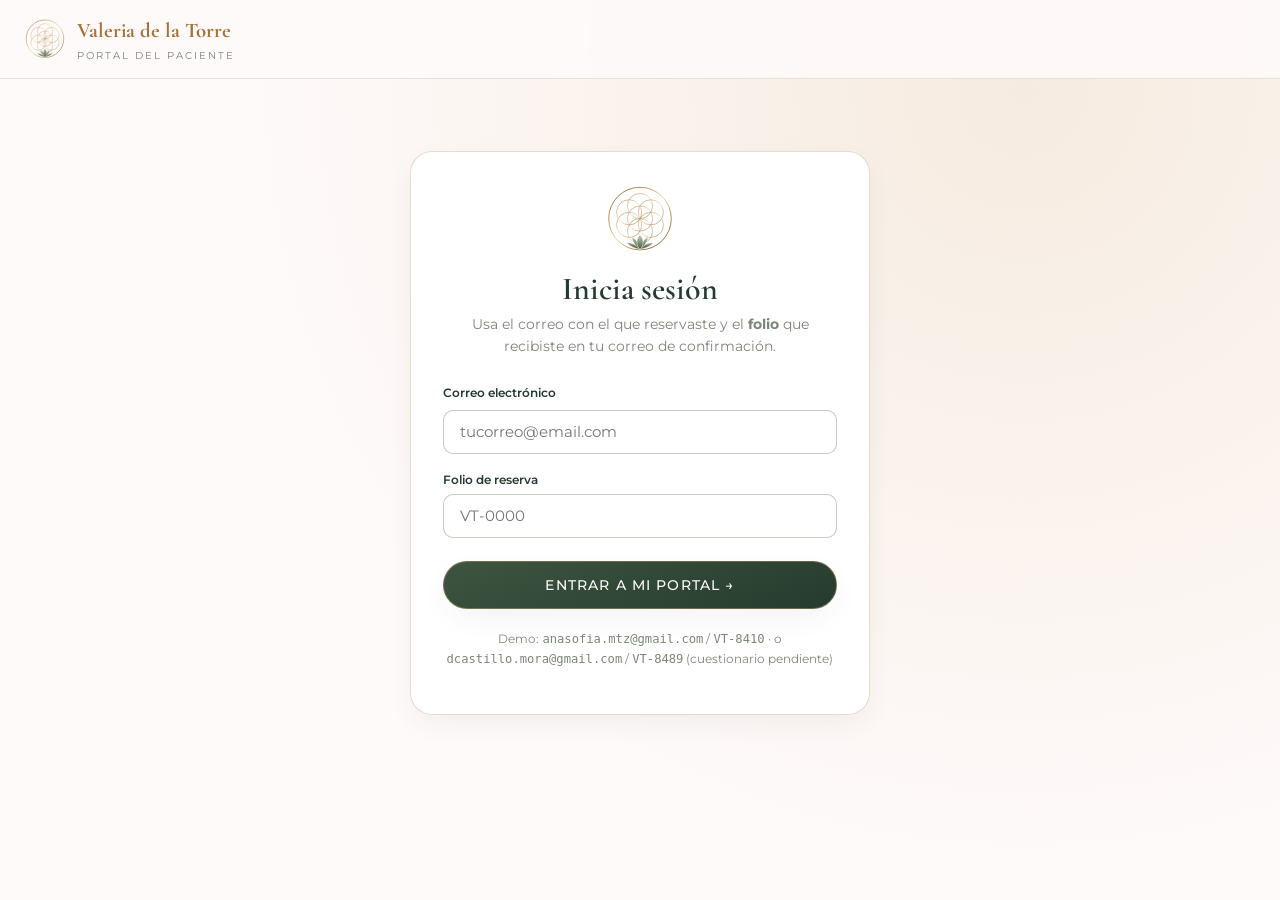
<file: paciente.html>
<!DOCTYPE html>
<html lang="es">
<head>
  <meta charset="UTF-8" />
  <meta name="viewport" content="width=device-width, initial-scale=1.0" />
  <title>Mi Portal | Lic. Valeria de la Torre · Nutrición Hormonal Femenina</title>
  <link rel="icon" type="image/svg+xml" href="assets/logo/isotipo-simbolo-dorado.svg" />
  <link rel="stylesheet" href="css/theme.css?v=20261115-2" />
  <style>
    * { box-sizing: border-box; }
    body { background: radial-gradient(circle at 80% 10%, rgba(239,219,198,0.55) 0%, #FEFAFA 60%); min-height: 100vh; }
    @keyframes fadeUp { from { opacity: 0; transform: translateY(18px); } to { opacity: 1; transform: none; } }
    .anim { animation: fadeUp 0.55s cubic-bezier(0.22,1,0.36,1) both; }
    .topbar { display: flex; align-items: center; justify-content: space-between; padding: 0.9rem 1.5rem; border-bottom: 1px solid rgba(167,114,55,0.2); background: rgba(254,250,250,0.92); backdrop-filter: blur(10px); position: sticky; top: 0; z-index: 10; }
    .wrap { max-width: 820px; margin: 0 auto; padding: 2.5rem 1.25rem 4rem; }
    .card { background: #FFFFFF; border: 1px solid rgba(167,114,55,0.25); border-radius: 22px; padding: 2rem; box-shadow: var(--shadow-soft); }
    .form-input { width: 100%; padding: 0.75rem 1rem; border-radius: 10px; border: 1px solid rgba(131,145,123,0.45); background: #FFFFFF; font-family: var(--font-body); font-size: 0.92rem; color: var(--color-forest); margin-top: 0.3rem; }
    .form-input:focus { outline: none; border-color: var(--color-gold); box-shadow: 0 0 0 3px rgba(167,114,55,0.15); }
    .form-input:disabled { background: #F3EFEA; color: #9BA396; cursor: not-allowed; }
    .q-section-hdr { margin: 2rem 0 0.75rem; padding: 1.1rem 1.25rem; background: linear-gradient(135deg, #253B2E 0%, #3D5540 100%); color: #FEFAFA; border-radius: 16px; border-left: 5px solid #DEB074; box-shadow: 0 6px 18px rgba(37,59,46,0.1); }
    .q-section-hdr:first-child { margin-top: 0.75rem; }
    .q-section-hdr h3 { margin: 0; font-family: var(--font-heading); font-size: 1.35rem; color: #EBBE7C; font-weight: 700; }
    .q-section-hdr p { margin: 0.3rem 0 0; font-size: 0.82rem; color: #E5ECE4; line-height: 1.45; }
    .q-block { padding: 1.3rem 0.95rem; border-bottom: 1px solid rgba(167,114,55,0.15); border-radius: 14px; transition: all 0.25s ease; }
    .q-block.q-conditional { margin: 0.45rem 0 0.65rem 0.85rem; padding: 1.1rem 1.15rem; border: 1px solid rgba(167,114,55,0.45); border-left: 4px solid #3D5540; background: #FFFDF9; box-shadow: 0 4px 14px rgba(37,59,46,0.06); }
    .q-block.q-conditional.q-locked { display: none !important; }
    .q-block.q-conditional.q-unlocked { display: block; animation: fadeUp 0.32s cubic-bezier(0.22,1,0.36,1) both; }
    .q-cond-banner { display: inline-flex; align-items: center; gap: 0.4rem; font-size: 0.73rem; font-weight: 700; padding: 0.24rem 0.68rem; border-radius: 999px; margin-bottom: 0.5rem; background: #E3EFE6; color: #253B2E; }
    .q-label { font-family: var(--font-heading); font-size: 1.22rem; font-weight: 600; color: var(--color-forest); display: block; margin-bottom: 0.45rem; line-height: 1.32; }
    .q-note { font-size: 0.8rem; color: var(--color-sage-dark); margin: -0.2rem 0 0.6rem; font-style: italic; }
    .q-req { color: var(--color-gold); }
    .opt { display: flex; align-items: center; gap: 0.6rem; padding: 0.6rem 0.85rem; border: 1px solid rgba(131,145,123,0.35); border-radius: 10px; margin-bottom: 0.45rem; cursor: pointer; font-size: 0.9rem; transition: all 0.15s; background: #FFFFFF; }
    .opt:hover { border-color: var(--color-gold); background: #FAF6F0; }
    .opt input { accent-color: #3D5540; flex-shrink: 0; }
    .opt-other-wrap { margin: -0.15rem 0 0.55rem 1.8rem; display: none; }
    .opt-other-wrap.visible { display: block; }
    .scale-labels { display: flex; justify-content: space-between; font-size: 0.76rem; color: var(--color-sage-dark); font-weight: 600; margin-bottom: 0.35rem; gap: 0.5rem; }
    .scale { display: grid; grid-template-columns: repeat(auto-fit, minmax(40px, 1fr)); gap: 0.35rem; }
    .scale label { text-align: center; padding: 0.55rem 0.2rem; border: 1px solid rgba(131,145,123,0.35); border-radius: 8px; cursor: pointer; font-weight: 600; font-size: 0.88rem; background: #FFFFFF; transition: all 0.15s; }
    .scale input { display: none; }
    .scale input:checked + span { color: #fff; }
    .scale label:has(input:checked) { background: #3D5540; border-color: #3D5540; color: #fff; }
    .q-grid-table { width: 100%; border-collapse: collapse; margin-top: 0.4rem; font-size: 0.82rem; }
    .q-grid-table th { background: #FAF6F0; color: var(--color-forest); font-weight: 700; padding: 0.55rem 0.35rem; border-bottom: 2px solid rgba(167,114,55,0.25); text-align: center; font-size: 0.74rem; }
    .q-grid-table th:first-child { text-align: left; padding-left: 0.6rem; }
    .q-grid-table td { padding: 0.55rem 0.35rem; border-bottom: 1px solid rgba(131,145,123,0.2); text-align: center; }
    .q-grid-table td:first-child { text-align: left; font-weight: 600; color: var(--color-forest); padding-left: 0.6rem; }
    .q-grid-table tr:nth-child(even) { background: #FCF9F5; }
    .q-grid-table input[type="radio"] { accent-color: #3D5540; width: 16px; height: 16px; cursor: pointer; }
    @media (max-width: 680px) {
      .card { padding: 1.25rem 1rem; }
      .q-block.q-conditional { margin-left: 0.35rem; padding: 0.9rem 0.85rem; }
      .q-grid-table thead { display: none; }
      .q-grid-table, .q-grid-table tbody, .q-grid-table tr, .q-grid-table td { display: block; width: 100%; }
      .q-grid-table tr { margin-bottom: 0.75rem; border: 1px solid rgba(167,114,55,0.25); border-radius: 12px; padding: 0.65rem; background: #FFFFFF !important; }
      .q-grid-table td:first-child { font-size: 0.9rem; margin-bottom: 0.4rem; padding: 0 0 0.35rem; border-bottom: 1px solid rgba(167,114,55,0.18); }
      .q-grid-table td:not(:first-child) { display: inline-flex; align-items: center; gap: 0.3rem; width: 48%; text-align: left; padding: 0.3rem 0.2rem; border: none; font-size: 0.76rem; }
      .q-grid-table td:not(:first-child)::after { content: attr(data-col); color: var(--color-forest); }
    }
    .progress { height: 6px; background: #EFDBC6; border-radius: 999px; overflow: hidden; margin: 1rem 0 0.5rem; }
    .progress > div { height: 100%; background: var(--gradient-gold); width: 0%; transition: width 0.3s; }
    .appt { display: flex; justify-content: space-between; align-items: center; flex-wrap: wrap; gap: 0.6rem; padding: 0.9rem 1rem; border: 1px solid rgba(167,114,55,0.2); border-radius: 12px; margin-bottom: 0.6rem; background: #FEFAFA; }
    .pill { display: inline-block; padding: 0.2rem 0.65rem; border-radius: 999px; font-size: 0.72rem; font-weight: 700; }
    .error { color: #A93B3B; font-size: 0.84rem; margin-top: 0.8rem; display: none; }
  </style>
</head>
<body>
  <header class="topbar">
    <a href="index.html" style="display: flex; align-items: center; gap: 0.7rem; text-decoration: none;">
      <img src="assets/logo/isotipo-loto.svg" alt="" style="width: 42px; height: 42px;" />
      <div>
        <div style="font-family: var(--font-heading); font-size: 1.3rem; font-weight: 700; color: var(--color-gold);">Valeria de la Torre</div>
        <div style="font-size: 0.62rem; letter-spacing: 0.2em; text-transform: uppercase; color: var(--color-sage-dark);">Portal del Paciente</div>
      </div>
    </a>
    <button id="logout-btn" onclick="logout()" class="btn-outline" style="display: none; padding: 0.5rem 1rem; font-size: 0.74rem;">Cerrar sesión</button>
  </header>

  <main class="wrap">
    <!-- ============ LOGIN ============ -->
    <section id="login-view" class="card anim" style="max-width: 460px; margin: 2rem auto;">
      <div style="text-align: center; margin-bottom: 1.4rem;">
        <img src="assets/logo/isotipo-loto.svg" alt="" style="width: 70px; height: 70px;" />
        <h1 style="font-size: 2rem; margin: 0.5rem 0 0.3rem;">Inicia sesión</h1>
        <p style="font-size: 0.86rem; color: var(--color-sage-dark); margin: 0;">
          Usa el correo con el que reservaste y el <strong>folio</strong> que recibiste en tu correo de confirmación.
        </p>
      </div>
      <form onsubmit="login(event)">
        <label style="font-size: 0.78rem; font-weight: 600;">Correo electrónico</label>
        <input id="login-email" type="email" class="form-input" required placeholder="tucorreo@email.com" />
        <label style="font-size: 0.78rem; font-weight: 600; display: block; margin-top: 1rem;">Folio de reserva</label>
        <input id="login-folio" type="text" class="form-input" required placeholder="VT-0000" style="text-transform: uppercase;" />
        <button type="submit" class="btn-primary" style="width: 100%; margin-top: 1.4rem;">Entrar a mi portal →</button>
        <div id="login-error" class="error">No encontramos una reserva pagada con ese correo y folio.</div>
      </form>
      <p style="font-size: 0.76rem; color: var(--color-sage-dark); text-align: center; margin-top: 1.2rem;">
        Demo: <code>anasofia.mtz@gmail.com</code> / <code>VT-8410</code> · o <code>dcastillo.mora@gmail.com</code> / <code>VT-8489</code> (cuestionario pendiente)
      </p>
    </section>

    <!-- ============ DASHBOARD PACIENTE ============ -->
    <section id="patient-view" style="display: none;">
      <div class="anim" style="margin-bottom: 1.5rem;">
        <span class="pill-tag" style="display: inline-block; font-size: 0.72rem; font-weight: 700; letter-spacing: 0.14em; text-transform: uppercase; color: var(--color-gold-dark); background: var(--color-sand); padding: 0.35rem 0.9rem; border-radius: 999px;">Bienvenida</span>
        <h1 id="hello-name" style="font-size: 2.3rem; margin: 0.4rem 0 0.2rem;">Hola</h1>
        <p style="color: var(--color-sage-dark); margin: 0;">Aquí puedes ver tus citas y completar tu cuestionario de primera consulta.</p>
      </div>

      <div class="card anim" style="margin-bottom: 1.5rem;">
        <h2 style="font-size: 1.45rem; margin: 0 0 1rem; display:flex; align-items:center; gap:0.5rem;">
          <svg width="20" height="20" viewBox="0 0 24 24" fill="none" stroke="#A77237" stroke-width="2" stroke-linecap="round" stroke-linejoin="round"><rect x="3" y="4" width="18" height="18" rx="2" ry="2"/><line x1="16" y1="2" x2="16" y2="6"/><line x1="8" y1="2" x2="8" y2="6"/><line x1="3" y1="10" x2="21" y2="10"/><circle cx="12" cy="15" r="2"/></svg>
          <span>Mis citas</span>
        </h2>
        <div id="reschedule-success-banner" style="display:none; background:#E3EFE6; border:1px solid #83917B; color:#253B2E; padding:0.9rem 1.1rem; border-radius:12px; font-size:0.86rem; font-weight:600; margin-bottom:1rem;"></div>
        <div id="appointments-list"></div>
      </div>

      <!-- Cuestionario -->
      <div id="questionnaire-card" class="card anim" style="display: none;">
        <div style="display: flex; justify-content: space-between; align-items: center; flex-wrap: wrap; gap: 0.5rem;">
          <h2 id="q-title" style="font-size: 1.6rem; margin: 0;">Cuestionario</h2>
          <span id="q-counter" class="pill" style="background: #F5E8D5; color: #8F622B;">0 / 0</span>
        </div>
        <p id="q-intro" style="font-size: 0.88rem; color: #4A5B4F; margin: 0.4rem 0 0;"></p>
        <div class="progress"><div id="q-progress"></div></div>
        <form id="q-form" onsubmit="submitQuestionnaire(event)" oninput="updateProgress()" onchange="updateProgress()">
          <div id="q-container"></div>
          <button type="submit" class="btn-gold" style="width: 100%; margin-top: 1.5rem;">Enviar cuestionario a la Lic. Valeria →</button>
          <div id="q-error" class="error">Por favor responde las preguntas obligatorias (*).</div>
        </form>
      </div>

      <div id="questionnaire-done" class="card anim" style="display: none; text-align: center; background: linear-gradient(135deg, #253B2E 0%, #3D5540 100%); color: #FEFAFA;">
        <div style="display:inline-flex; align-items:center; justify-content:center; width:54px; height:54px; border-radius:50%; background:rgba(235,190,124,0.16); border:1px solid rgba(235,190,124,0.45); color:#EBBE7C; margin-bottom:0.4rem;">
          <svg width="26" height="26" viewBox="0 0 24 24" fill="none" stroke="currentColor" stroke-width="2" stroke-linecap="round" stroke-linejoin="round"><path d="M12 2.5C9.5 6.5 7 9.5 7 13a5 5 0 0 0 10 0c0-3.5-2.5-6.5-5-10.5z"/><path d="M5 12c2.5 0 4.5 1.5 5.5 3.5"/><path d="M19 12c-2.5 0-4.5 1.5-5.5 3.5"/></svg>
        </div>
        <h2 style="color: #EBBE7C; font-size: 1.8rem; margin: 0.3rem 0;">¡Cuestionario recibido!</h2>
        <p style="color: #D2DBD0; font-size: 0.9rem; margin: 0;">La Lic. Valeria ya tiene tus respuestas para preparar tu valoración. Nos vemos en tu cita.</p>
        <p id="done-date" style="color: #A6B49B; font-size: 0.78rem; margin-top: 0.8rem;"></p>
      </div>

      <div id="no-questionnaire" class="card anim" style="display: none; text-align: center;">
        <p style="margin: 0; color: var(--color-sage-dark);">El cuestionario se habilita al pagar una <strong>Primera Consulta</strong>.</p>
      </div>
    </section>
  </main>

  <script src="js/store.js?v=20261115-1"></script>
  <script>
    let session = null;
    const patientCalState = {}; // { [folio]: { year, month, day, time } }

    function findPaidBookings(email) {
      return VDT.read(VDT.KEYS.bookings, []).filter(b => b.patientEmail.toLowerCase() === email && b.status === 'pagado');
    }

    function login(e) {
      if (e) e.preventDefault();
      const email = document.getElementById('login-email').value.trim().toLowerCase();
      const folio = document.getElementById('login-folio').value.trim().toUpperCase();
      const match = findPaidBookings(email).find(b => b.folio.toUpperCase() === folio);
      if (!match) {
        document.getElementById('login-error').style.display = 'block';
        return;
      }
      session = { email, name: match.patientName, folio };
      sessionStorage.setItem(VDT.KEYS.session, JSON.stringify(session));
      renderPatient();
    }

    function logout() {
      sessionStorage.removeItem(VDT.KEYS.session);
      location.href = 'paciente.html';
    }

    function renderPatient() {
      document.getElementById('login-view').style.display = 'none';
      document.getElementById('patient-view').style.display = 'block';
      document.getElementById('logout-btn').style.display = 'inline-flex';
      document.getElementById('hello-name').textContent = `Hola, ${session.name.split(' ')[0]}`;

      const bookings = findPaidBookings(session.email);

      document.getElementById('appointments-list').innerHTML = bookings.map(b => {
        if (!patientCalState[b.folio]) {
          const y = Number(b.year || 2026);
          const m = b.month !== undefined ? Number(b.month) : 10;
          const avail = VDT.getAvailableDaysForMonth(y, m);
          const defDay = avail.find(d => d !== Number(b.day)) || avail[0] || 12;
          patientCalState[b.folio] = { year: y, month: m, day: defDay, time: b.time || '13:00' };
        }

        const rescheduleBox = b.rescheduleAllowed ? `
          <div style="width:100%; margin-top:0.85rem; padding:1.15rem; background:#FFF8EB; border:1.5px solid #DEB074; border-radius:16px;">
            <div style="display:flex; align-items:center; gap:0.45rem; font-weight:700; color:#8C5820; font-size:0.88rem; margin-bottom:0.35rem;">
              <svg width="17" height="17" viewBox="0 0 24 24" fill="none" stroke="currentColor" stroke-width="2" stroke-linecap="round" stroke-linejoin="round"><circle cx="12" cy="12" r="10"/><line x1="12" y1="8" x2="12" y2="12"/><line x1="12" y1="16" x2="12.01" y2="16"/></svg>
              <span>Cambio de Fecha Habilitado sin costo (Solicitud de la Lic. Valeria)</span>
            </div>
            <p style="font-size:0.8rem; color:#5C4A32; margin:0 0 0.9rem;">
              <strong>Motivo:</strong> ${esc(b.emergencyReason || 'Por una circunstancia imprevista en consultorio, puedes elegir en el calendario tu nuevo día y horario disponible.')}
            </p>
            <div id="patient-cal-mount-${b.folio}"></div>
          </div>
        ` : '';

        const prevBadge = b.previousDateLabel ? `
          <div style="font-size:0.73rem; color:#7C4F1E; margin-top:0.2rem;">
            Reprogramada (antes: ${esc(b.previousDateLabel)})
          </div>
        ` : '';

        return `
          <div class="appt">
            <div>
              <div style="font-weight: 700;">${b.typeLabel}</div>
              <div style="font-size: 0.8rem; color: var(--color-sage-dark);">${b.focus} · ${b.modalityLabel}</div>
              ${prevBadge}
            </div>
            <div style="text-align: right;">
              <div style="font-weight: 700; color: var(--color-pine);">${b.dateLabel} · ${VDT.slotLabel(b.time)} hrs</div>
              <span class="pill" style="background: ${b.rescheduleAllowed ? '#FFF4E0' : '#E3EFE6'}; color: ${b.rescheduleAllowed ? '#8C5820' : '#253B2E'};">
                ${b.rescheduleAllowed ? 'Cambio de Fecha Habilitado' : '✓ Confirmada · ' + b.folio}
              </span>
            </div>
            ${rescheduleBox}
          </div>`;
      }).join('');

      bookings.filter(b => b.rescheduleAllowed).forEach(b => renderPatientRescheduleCalendar(b.folio));

      const hasFirst = bookings.some(b => b.type === 'primera');
      const responses = VDT.read(VDT.KEYS.responses, []);
      const done = responses.find(r => r.patientEmail.toLowerCase() === session.email);

      document.getElementById('questionnaire-card').style.display = 'none';
      document.getElementById('questionnaire-done').style.display = 'none';
      document.getElementById('no-questionnaire').style.display = 'none';

      if (!hasFirst) {
        document.getElementById('no-questionnaire').style.display = 'block';
      } else if (done) {
        document.getElementById('questionnaire-done').style.display = 'block';
        document.getElementById('done-date').textContent = `Enviado el ${new Date(done.submittedAt).toLocaleString('es-MX')}`;
      } else {
        renderQuestionnaire();
      }
    }

    window.changePatientCalMonth = function(folio, delta) {
      const st = patientCalState[folio];
      if (!st) return;
      let y = st.year;
      let m = st.month + delta;
      if (m > 11) { m = 0; y += 1; }
      if (m < 0)  { m = 11; y -= 1; }
      if (y < 2026 || (y === 2026 && m < 10)) return;
      st.year = y;
      st.month = m;
      const avail = VDT.getAvailableDaysForMonth(y, m);
      st.day = avail[0] || 1;
      renderPatientRescheduleCalendar(folio);
    };

    window.selectPatientCalDay = function(folio, dayNum) {
      const st = patientCalState[folio];
      if (!st) return;
      st.day = Number(dayNum);
      renderPatientRescheduleCalendar(folio);
    };

    window.selectPatientCalTime = function(folio, hr) {
      const st = patientCalState[folio];
      if (!st) return;
      st.time = hr;
      renderPatientRescheduleCalendar(folio);
    };

    function renderPatientRescheduleCalendar(folio) {
      const mount = document.getElementById(`patient-cal-mount-${folio}`);
      const st = patientCalState[folio];
      if (!mount || !st) return;

      const { year: y, month: m, day: selDay, time: selTime } = st;
      const availDays = VDT.getAvailableDaysForMonth(y, m);
      const totalDays = VDT.daysInMonth(y, m);
      const startDow  = VDT.firstWeekday(y, m);
      const taken     = VDT.getBlockedForDate(y, m, selDay);

      if (taken.includes(selTime)) {
        const freeHr = VDT.HOURS.find(h => !taken.includes(h));
        if (freeHr) st.time = freeHr;
      }

      let calCells = ['DOM', 'LUN', 'MAR', 'MIÉ', 'JUE', 'VIE', 'SÁB']
        .map(h => `<div style="text-align:center; font-size:0.65rem; font-weight:700; color:#83917B; padding-bottom:0.2rem;">${h}</div>`).join('');

      for (let e = 0; e < startDow; e++) calCells += `<div></div>`;
      for (let d = 1; d <= totalDays; d++) {
        const dayTaken = VDT.getBlockedForDate(y, m, d);
        const isAvail = availDays.includes(d) && dayTaken.length < VDT.HOURS.length;
        const isSel = d === selDay && isAvail;
        calCells += `
          <button type="button" ${isAvail ? `onclick="selectPatientCalDay('${folio}', ${d})"` : 'disabled'}
            style="padding:0.48rem 0.15rem; border-radius:9px; font-size:0.8rem; font-weight:${isSel ? '700' : '600'}; cursor:${isAvail ? 'pointer' : 'not-allowed'}; border:1px solid ${isSel ? '#253B2E' : (isAvail ? 'rgba(37,59,46,0.28)' : 'rgba(131,145,123,0.25)')}; background:${isSel ? '#253B2E' : (isAvail ? '#FFFFFF' : '#F2EFE9')}; color:${isSel ? '#FEFAFA' : (isAvail ? '#253B2E' : '#B0B8AC')};">
            ${d}
          </button>
        `;
      }

      const hourBtns = VDT.HOURS.map(hr => {
        const isBusy = taken.includes(hr);
        const isSel  = st.time === hr && !isBusy;
        return `
          <button type="button" ${!isBusy ? `onclick="selectPatientCalTime('${folio}', '${hr}')"` : 'disabled'}
            style="padding:0.5rem 0.4rem; border-radius:9px; font-size:0.75rem; font-weight:600; cursor:${!isBusy ? 'pointer' : 'not-allowed'}; border:1px solid ${isSel ? '#253B2E' : 'rgba(167,114,55,0.3)'}; background:${isSel ? '#253B2E' : (isBusy ? '#F2EFE9' : '#FFFFFF')}; color:${isSel ? '#FEFAFA' : (isBusy ? '#A8B0A4' : '#253B2E')};">
            ${VDT.slotLabel(hr)}${isBusy ? ' (Ocup.)' : ''}
          </button>
        `;
      }).join('');

      mount.innerHTML = `
        <div style="display:grid; grid-template-columns: repeat(auto-fit, minmax(240px, 1fr)); gap:1rem; align-items:start;">
          <div style="background:#FFFFFF; border:1px solid rgba(167,114,55,0.28); border-radius:14px; padding:0.85rem;">
            <div style="display:flex; justify-content:space-between; align-items:center; margin-bottom:0.55rem;">
              <button type="button" onclick="changePatientCalMonth('${folio}', -1)" style="border:1px solid rgba(167,114,55,0.35); background:#FAF6F0; border-radius:8px; width:28px; height:28px; cursor:pointer; font-weight:700;">◀</button>
              <strong style="font-family:var(--font-heading); font-size:1.15rem; color:#253B2E;">${VDT.MONTH_NAMES[m]} ${y}</strong>
              <button type="button" onclick="changePatientCalMonth('${folio}', 1)" style="border:1px solid rgba(167,114,55,0.35); background:#FAF6F0; border-radius:8px; width:28px; height:28px; cursor:pointer; font-weight:700;">▶</button>
            </div>
            <div style="display:grid; grid-template-columns:repeat(7, 1fr); gap:0.32rem;">
              ${calCells}
            </div>
          </div>

          <div>
            <div style="font-size:0.74rem; font-weight:700; text-transform:uppercase; color:#253B2E; margin-bottom:0.45rem;">
              Horarios disponibles para el <span style="color:#A77237;">${VDT.formatShortDate(y, m, selDay)}</span>:
            </div>
            <div style="display:grid; grid-template-columns:1fr 1fr; gap:0.4rem; margin-bottom:0.85rem;">
              ${hourBtns}
            </div>
            <div style="font-size:0.8rem; color:#253B2E; margin-bottom:0.6rem;">
              <strong>Nueva fecha elegida:</strong> ${VDT.formatFullDate(y, m, selDay)} · ${VDT.slotLabel(st.time)} hrs
            </div>
            <button type="button" onclick="confirmPatientReschedule('${folio}')" class="btn-primary" style="padding:0.68rem 1rem; font-size:0.8rem; width:100%;">
              Confirmar mi Nueva Fecha y Horario →
            </button>
          </div>
        </div>
      `;
    }

    window.confirmPatientReschedule = function(folio) {
      const st = patientCalState[folio];
      if (!st) return;
      const updated = VDT.rescheduleBooking(folio, st.day, st.time, 'paciente', 'Reprogramado por la paciente desde su portal', st.year, st.month);
      if (updated) {
        const banner = document.getElementById('reschedule-success-banner');
        if (banner) {
          banner.style.display = 'block';
          banner.textContent = `✓ ¡Listo! Tu cita (${folio}) quedó reprogramada para el ${updated.dateLabel} de ${VDT.slotLabel(updated.time)} hrs. La Lic. Valeria ya recibió la actualización.`;
        }
        renderPatient();
      }
    };

    function esc(s) {
      return String(s).replace(/[&<>"']/g, c => ({ '&': '&amp;', '<': '&lt;', '>': '&gt;', '"': '&quot;', "'": '&#39;' }[c]));
    }

    function renderQuestionnaire() {
      const q = VDT.getQuestionnaire();
      document.getElementById('questionnaire-card').style.display = 'block';
      document.getElementById('q-title').textContent = q.title;
      document.getElementById('q-intro').textContent = q.intro;

      document.getElementById('q-container').innerHTML = q.questions.map((qq, i) => {
        const req = (qq.required || qq.dependsOn) ? '<span class="q-req"> *</span>' : '';
        const sectionBanner = qq.section ? `
          <div class="q-section-hdr">
            <h3>${esc(qq.section)}</h3>
            ${qq.sectionIntro ? `<p>${esc(qq.sectionIntro)}</p>` : ''}
          </div>
        ` : '';
        const noteHtml = qq.note ? `<div class="q-note">${esc(qq.note)}</div>` : '';
        const condBanner = qq.dependsOn ? `
          <div class="q-cond-banner" data-cond-badge="${qq.id}">
            <svg width="13" height="13" viewBox="0 0 24 24" fill="none" stroke="currentColor" stroke-width="2.4" stroke-linecap="round" stroke-linejoin="round"><polyline points="20 6 9 17 4 12"/></svg>
            <span class="q-cond-text">Pregunta habilitada por tu respuesta anterior</span>
          </div>
        ` : '';

        let field = '';
        switch (qq.type) {
          case 'text':
            field = `<input class="form-input" name="${qq.id}" placeholder="Escribe tu respuesta aquí..." />`;
            break;
          case 'textarea':
            field = `<textarea class="form-input" rows="3" name="${qq.id}" placeholder="Escribe con detalle tu respuesta..."></textarea>`;
            break;
          case 'date':
            field = `<input type="date" class="form-input" name="${qq.id}" style="max-width:260px;" />`;
            break;
          case 'single':
            field = (qq.options || []).map(o => {
              const isOther = o.toLowerCase() === 'otro';
              return `
                <label class="opt">
                  <input type="radio" name="${qq.id}" value="${esc(o)}" data-is-other="${isOther ? '1' : ''}" />
                  <span>${esc(o)}</span>
                </label>
                ${isOther ? `<div class="opt-other-wrap" data-other-wrap="${qq.id}"><input type="text" class="form-input" name="${qq.id}__other" placeholder="Especifica cuál..." /></div>` : ''}
              `;
            }).join('');
            break;
          case 'multiple':
            field = (qq.options || []).map(o => {
              const isOther = o.toLowerCase() === 'otro';
              return `
                <label class="opt">
                  <input type="checkbox" name="${qq.id}" value="${esc(o)}" data-is-other="${isOther ? '1' : ''}" />
                  <span>${esc(o)}</span>
                </label>
                ${isOther ? `<div class="opt-other-wrap" data-other-wrap="${qq.id}"><input type="text" class="form-input" name="${qq.id}__other" placeholder="Especifica cuál..." /></div>` : ''}
              `;
            }).join('');
            break;
          case 'scale': {
            const min = qq.min !== undefined ? Number(qq.min) : 1;
            const max = qq.max !== undefined ? Number(qq.max) : 10;
            const len = (max - min) + 1;
            const labelsBar = (qq.minLabel || qq.maxLabel) ? `
              <div class="scale-labels">
                <span>${qq.minLabel ? `${min}: ${esc(qq.minLabel)}` : ''}</span>
                <span>${qq.maxLabel ? `${max}: ${esc(qq.maxLabel)}` : ''}</span>
              </div>
            ` : '';
            field = `${labelsBar}<div class="scale">${Array.from({ length: len }, (_, idx) => {
              const val = min + idx;
              return `<label><input type="radio" name="${qq.id}" value="${val}" /><span>${val}</span></label>`;
            }).join('')}</div>`;
            break;
          }
          case 'yesno':
            field = ['Sí', 'No'].map(o => `<label class="opt"><input type="radio" name="${qq.id}" value="${o}" /> <span>${o}</span></label>`).join('');
            break;
          case 'grid': {
            const cols = qq.columns || [];
            const rows = qq.rows || [];
            field = `
              <div style="overflow-x:auto;">
                <table class="q-grid-table">
                  <thead>
                    <tr>
                      <th>Grupo de Alimento</th>
                      ${cols.map(c => `<th>${esc(c)}</th>`).join('')}
                    </tr>
                  </thead>
                  <tbody>
                    ${rows.map((r, rIdx) => `
                      <tr>
                        <td>${esc(r)}</td>
                        ${cols.map(c => `
                          <td data-col="${esc(c)}">
                            <input type="radio" name="${qq.id}__r${rIdx}" value="${esc(c)}" title="${esc(r)} — ${esc(c)}" />
                          </td>
                        `).join('')}
                      </tr>
                    `).join('')}
                  </tbody>
                </table>
              </div>
            `;
            break;
          }
        }
        return `
          ${sectionBanner}
          <div class="q-block ${qq.dependsOn ? 'q-conditional q-locked' : ''}" data-qid="${qq.id}">
            ${condBanner}
            <span class="q-label"><span class="q-num" data-qnum="${qq.id}">${i + 1}</span>. ${esc(qq.label)}${req}</span>
            ${noteHtml}
            ${field}
          </div>
        `;
      }).join('');
      updateProgress();
    }

    function collectRawAnswers(q, form) {
      const answers = {};
      q.questions.forEach(qq => {
        if (qq.type === 'multiple') {
          const vals = [...form.querySelectorAll(`input[name="${qq.id}"]:checked`)].map(i => i.value);
          const otherInput = form.querySelector(`input[name="${qq.id}__other"]`);
          const otherVal = otherInput ? otherInput.value.trim() : '';
          answers[qq.id] = vals.map(v => (v.toLowerCase() === 'otro' && otherVal) ? `Otro: ${otherVal}` : v);
        } else if (['single', 'scale', 'yesno'].includes(qq.type)) {
          const c = form.querySelector(`input[name="${qq.id}"]:checked`);
          if (!c) {
            answers[qq.id] = '';
          } else if (qq.type === 'scale') {
            answers[qq.id] = Number(c.value);
          } else {
            const otherInput = form.querySelector(`input[name="${qq.id}__other"]`);
            const otherVal = otherInput ? otherInput.value.trim() : '';
            answers[qq.id] = (c.value.toLowerCase() === 'otro' && otherVal) ? `Otro: ${otherVal}` : c.value;
          }
        } else if (qq.type === 'grid') {
          const gridObj = {};
          (qq.rows || []).forEach((r, rIdx) => {
            const sel = form.querySelector(`input[name="${qq.id}__r${rIdx}"]:checked`);
            if (sel) gridObj[r] = sel.value;
          });
          answers[qq.id] = gridObj;
        } else {
          answers[qq.id] = (form.querySelector(`[name="${qq.id}"]`) || {}).value?.trim() || '';
        }
      });
      return answers;
    }

    function collectAnswers() {
      const q = VDT.getQuestionnaire();
      const form = document.getElementById('q-form');
      const raw = collectRawAnswers(q, form);
      let visibleNumber = 0;

      // Mostrar/ocultar campo "Otro" y mostrar únicamente las preguntas condicionales cuya respuesta previa sea afirmativa
      q.questions.forEach(qq => {
        const block = form.querySelector(`.q-block[data-qid="${qq.id}"]`);
        if (!block) return;

        // Manejo de "Otro"
        const otherWrap = block.querySelector(`[data-other-wrap="${qq.id}"]`);
        if (otherWrap) {
          const otherChecked = block.querySelector(`input[name="${qq.id}"][data-is-other="1"]:checked`);
          otherWrap.classList.toggle('visible', Boolean(otherChecked));
        }

        const enabled = VDT.isQuestionEnabled(qq, raw);

        if (qq.dependsOn) {
          block.classList.toggle('q-locked', !enabled);
          block.classList.toggle('q-unlocked', enabled);

          block.querySelectorAll('input, textarea, select').forEach(inp => {
            inp.disabled = !enabled;
          });

          if (!enabled) {
            // Si la paciente respondió "No" (o aún no aplica), no se guarda ni se cuenta para el cuestionario ni para el expediente
            delete raw[qq.id];
          }
        }

        if (enabled) {
          visibleNumber += 1;
          const numEl = block.querySelector(`[data-qnum="${qq.id}"]`);
          if (numEl) numEl.textContent = visibleNumber;
        }
      });

      return { q, answers: raw };
    }

    function isQuestionAnswered(qq, v) {
      if (qq.type === 'grid') {
        if (!v || typeof v !== 'object') return false;
        const totalRows = (qq.rows || []).length;
        return totalRows === 0 ? true : Object.keys(v).length >= totalRows;
      }
      if (Array.isArray(v)) return v.length > 0;
      return v !== '' && v !== null && v !== undefined;
    }

    function updateProgress() {
      const { q, answers } = collectAnswers();
      const activeQuestions = q.questions.filter(qq => VDT.isQuestionEnabled(qq, answers));
      const total = activeQuestions.length || 1;
      const answered = activeQuestions.filter(qq => isQuestionAnswered(qq, answers[qq.id])).length;
      document.getElementById('q-counter').textContent = `${answered} / ${activeQuestions.length}`;
      document.getElementById('q-progress').style.width = `${(answered / total) * 100}%`;
    }

    function submitQuestionnaire(e) {
      e.preventDefault();
      const { q, answers } = collectAnswers();
      const missing = q.questions.filter(qq => {
        if (!VDT.isQuestionEnabled(qq, answers)) return false;
        // Si es condicional y se habilitó porque respondió "Sí", o si es obligatoria
        const mustAnswer = qq.required || Boolean(qq.dependsOn);
        return mustAnswer && !isQuestionAnswered(qq, answers[qq.id]);
      });
      document.querySelectorAll('.q-block').forEach(b => b.style.background = '');
      if (missing.length) {
        missing.forEach(m => {
          const el = document.querySelector(`.q-block[data-qid="${m.id}"]`);
          if (el) el.style.background = 'rgba(169,59,59,0.06)';
        });
        document.getElementById('q-error').style.display = 'block';
        document.querySelector(`.q-block[data-qid="${missing[0].id}"]`).scrollIntoView({ behavior: 'smooth', block: 'center' });
        return;
      }
      const responses = VDT.read(VDT.KEYS.responses, []);
      responses.push({
        id: VDT.newId('r'),
        folio: session.folio,
        patientEmail: session.email,
        patientName: session.name,
        questionnaireVersion: q.updatedAt,
        submittedAt: new Date().toISOString(),
        answers
      });
      VDT.write(VDT.KEYS.responses, responses);
      renderPatient();
      window.scrollTo({ top: 0, behavior: 'smooth' });
    }

    // Auto-login desde el enlace del correo / paso 3 o sesión activa
    (function boot() {
      const params = new URLSearchParams(location.search);
      const urlEmail = params.get('email');
      const urlFolio = params.get('folio');
      if (urlEmail) document.getElementById('login-email').value = urlEmail;
      if (urlFolio) document.getElementById('login-folio').value = urlFolio;
      if (urlEmail && urlFolio) {
        login();
        return;
      }
      const stored = sessionStorage.getItem(VDT.KEYS.session);
      if (stored) {
        session = JSON.parse(stored);
        renderPatient();
      }
    })();
  </script>
</body>
</html>
</file>
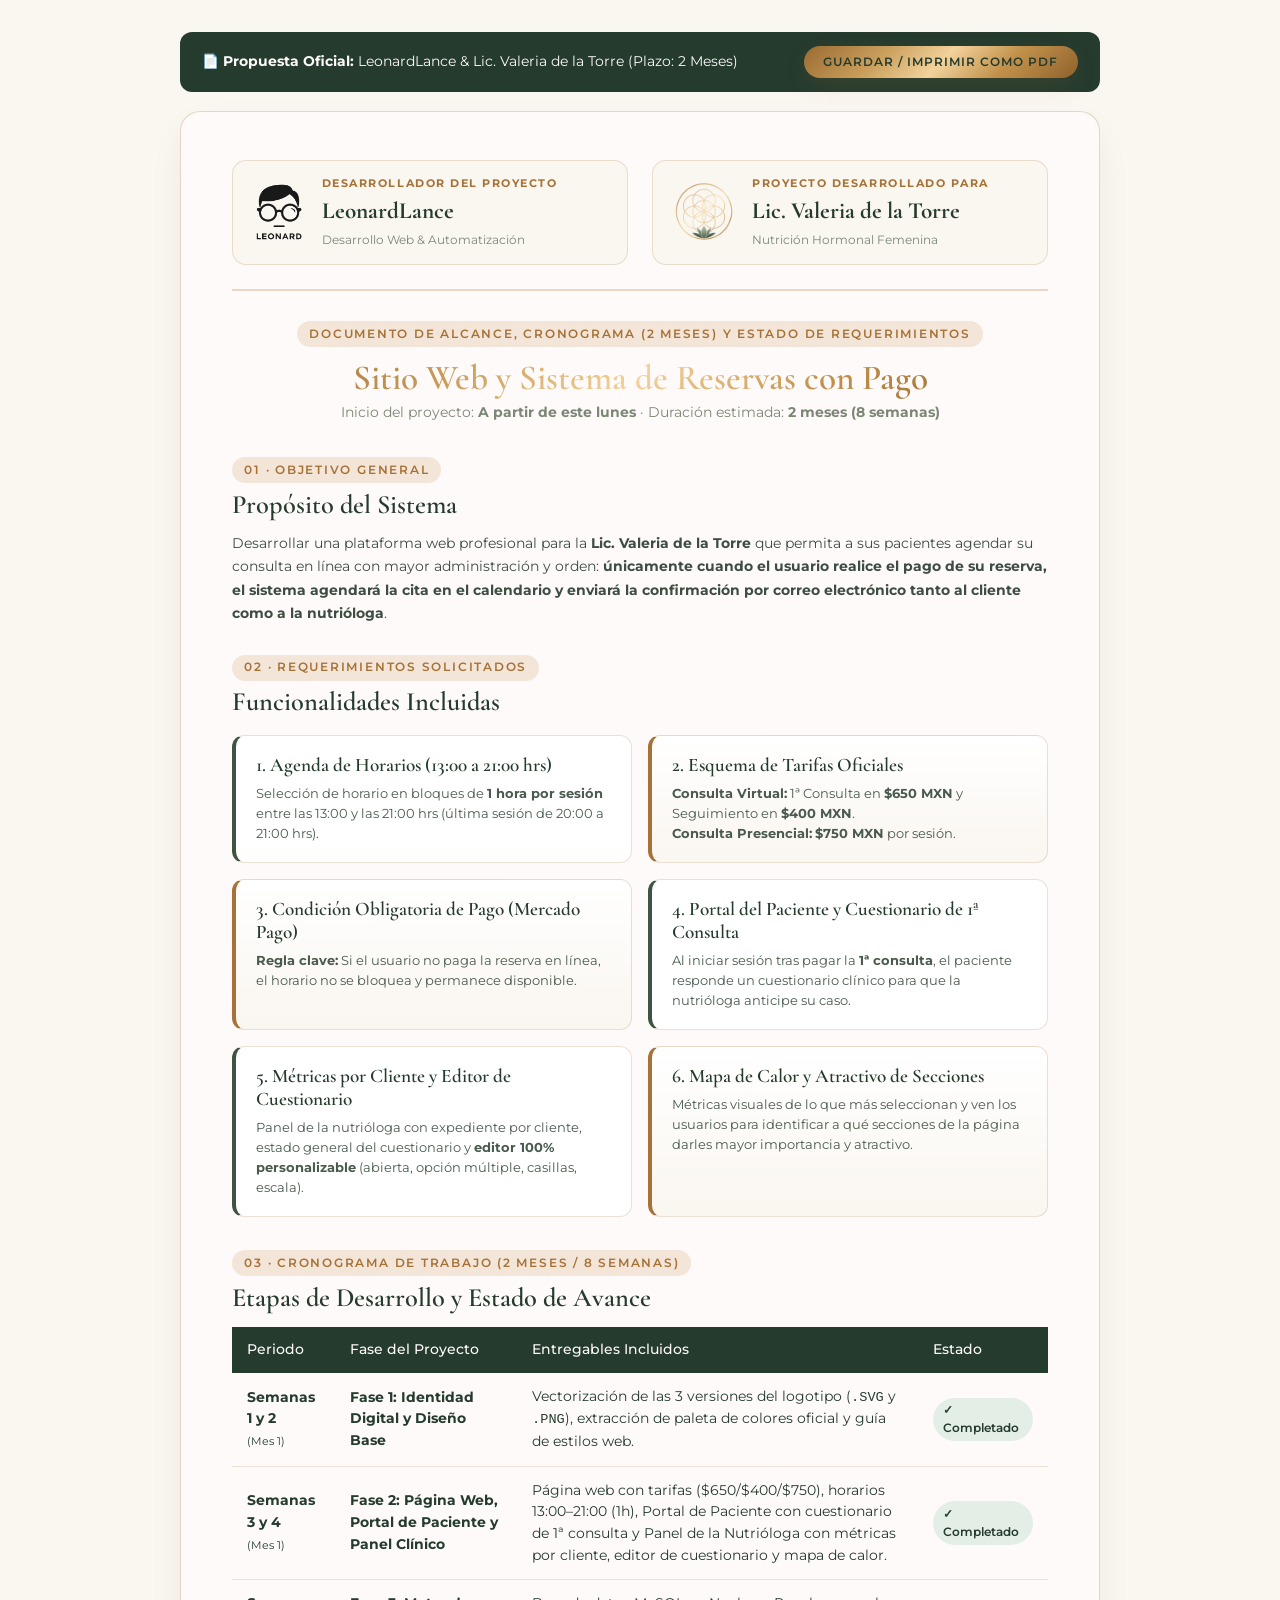
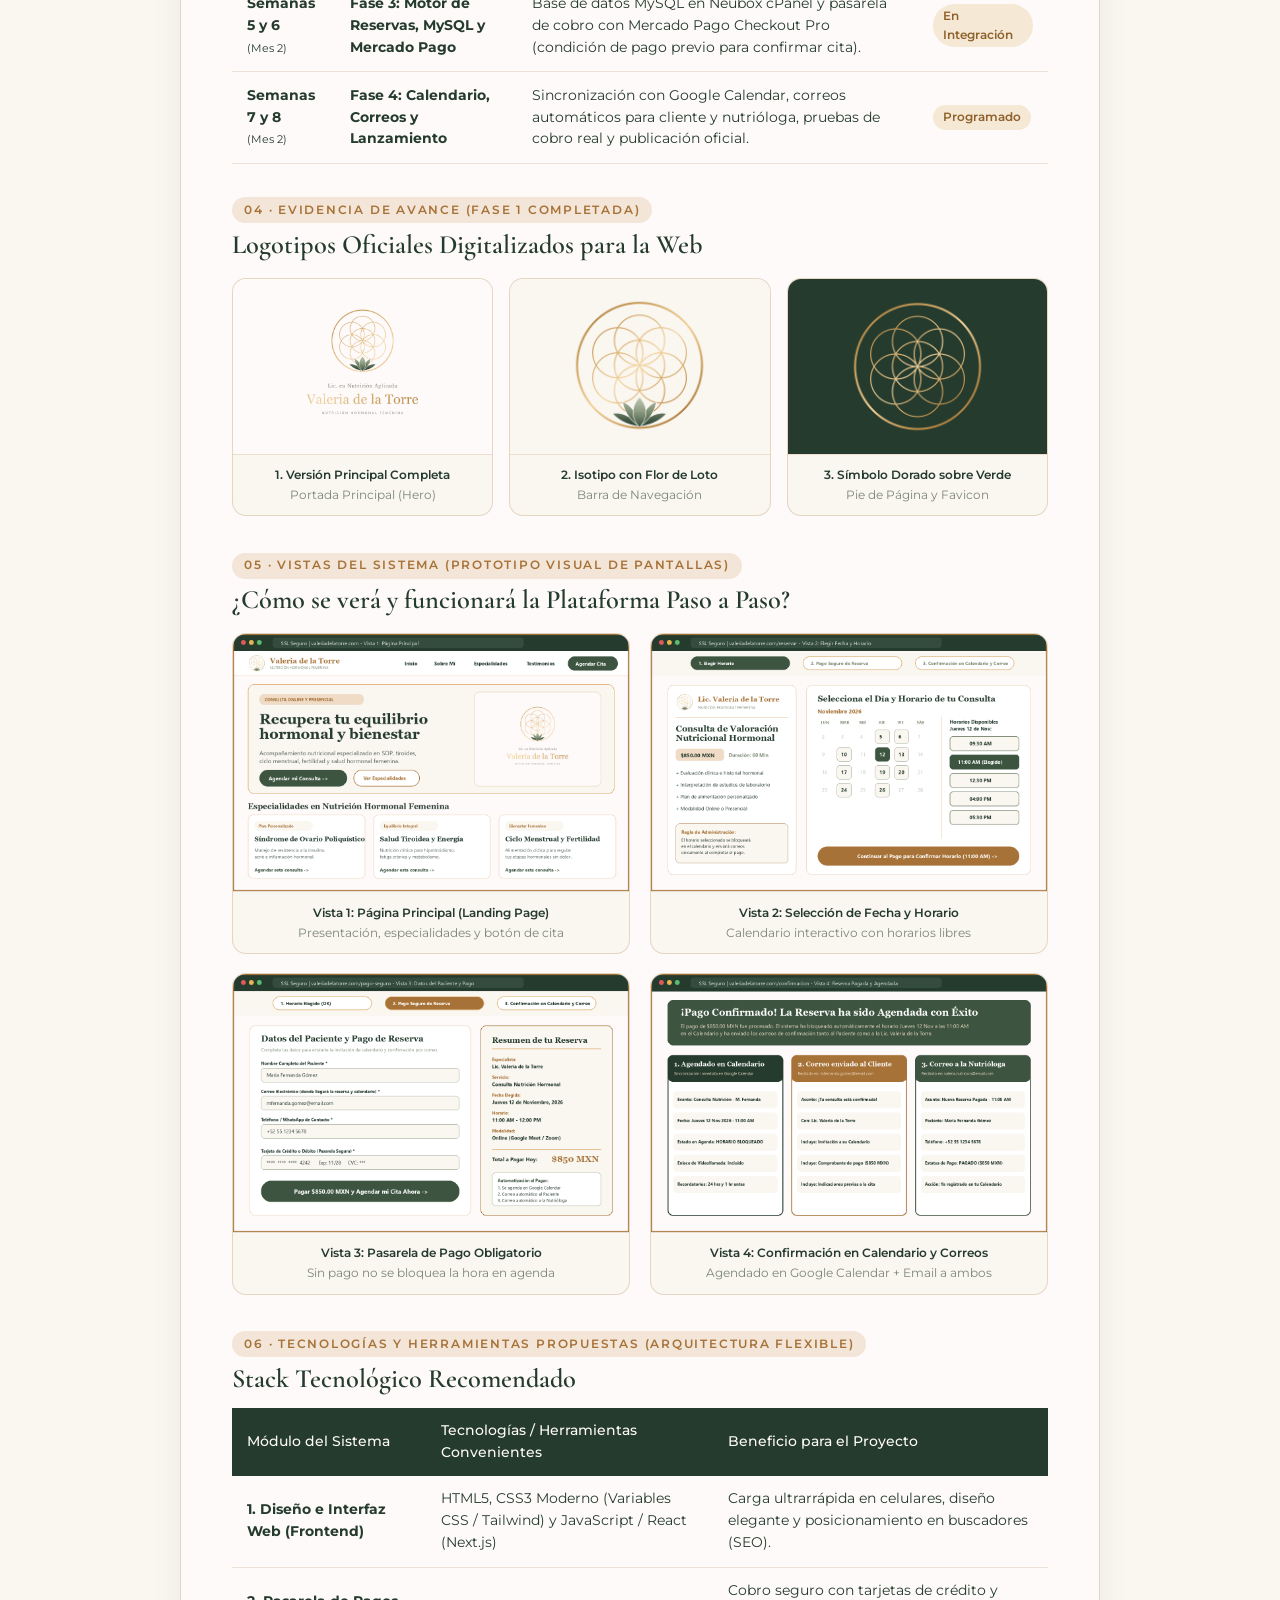
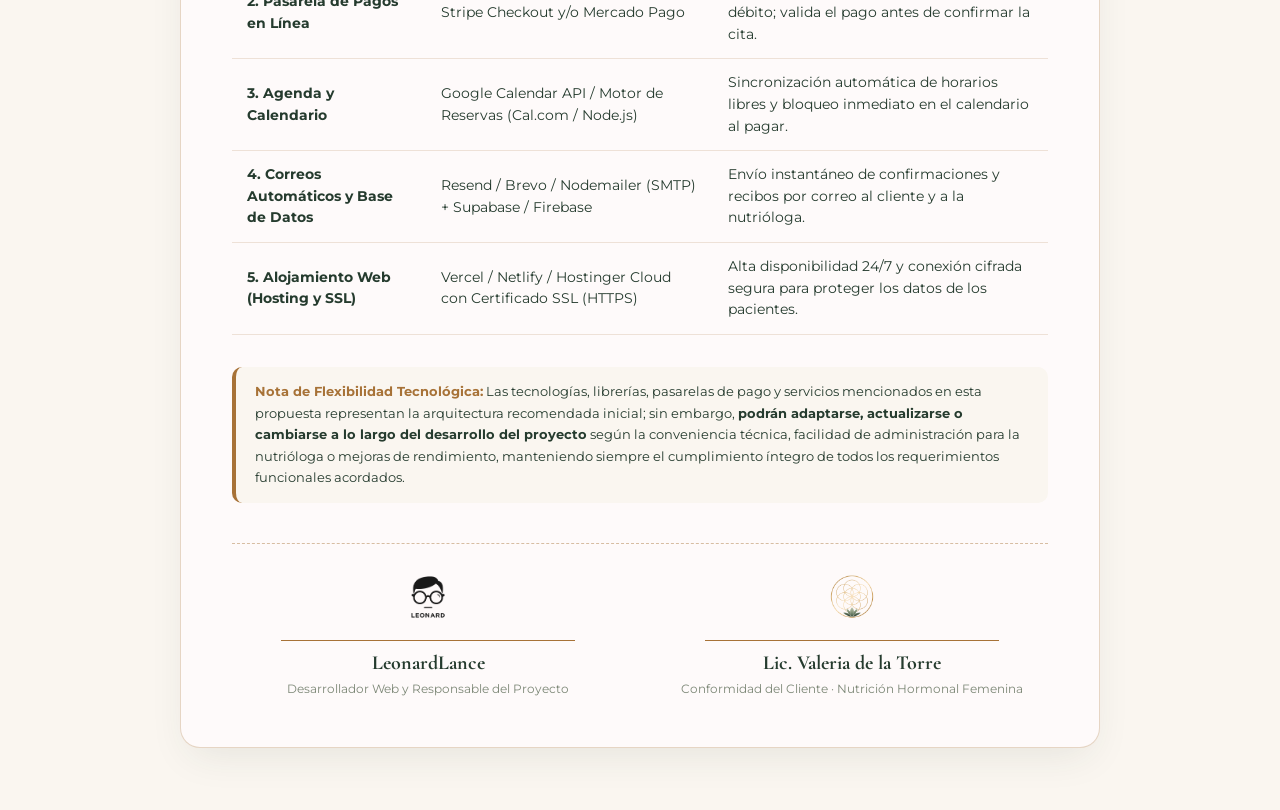
<file: propuesta-requerimientos-cliente.html>
<!DOCTYPE html>
<html lang="es">
<head>
  <meta charset="UTF-8" />
  <meta name="viewport" content="width=device-width, initial-scale=1.0" />
  <title>Propuesta y Documento de Requerimientos Web | LeonardLance &amp; Lic. Valeria de la Torre</title>
  <link rel="stylesheet" href="css/theme.css" />
  <style>
    * { box-sizing: border-box; }
    body {
      background-color: #FAF6F0;
      color: var(--color-forest);
      padding: 2rem 1rem 4rem;
    }
    .doc-sheet {
      max-width: 920px;
      margin: 0 auto;
      background: #FEFAFA;
      border: 1px solid rgba(167, 114, 55, 0.28);
      border-radius: 20px;
      padding: 3rem 3.2rem;
      box-shadow: 0 15px 40px -10px rgba(37, 59, 46, 0.1);
    }
    @media (max-width: 680px) {
      .doc-sheet { padding: 2rem 1.5rem; }
    }
    .top-bar-actions {
      max-width: 920px;
      margin: 0 auto 1.2rem;
      display: flex;
      justify-content: space-between;
      align-items: center;
      background: #253B2E;
      color: #FEFAFA;
      padding: 0.85rem 1.4rem;
      border-radius: 12px;
    }
    .dual-header {
      display: grid;
      grid-template-columns: 1fr 1fr;
      gap: 1.5rem;
      border-bottom: 2px solid rgba(167, 114, 55, 0.25);
      padding-bottom: 1.5rem;
      margin-bottom: 1.8rem;
      align-items: center;
    }
    .brand-box {
      display: flex;
      align-items: center;
      gap: 1rem;
      background: #FAF6F0;
      padding: 0.9rem 1.2rem;
      border-radius: 14px;
      border: 1px solid rgba(167, 114, 55, 0.2);
    }
    .section-num {
      display: inline-block;
      font-size: 0.74rem;
      font-weight: 600;
      letter-spacing: 0.15em;
      text-transform: uppercase;
      color: var(--color-gold);
      background: rgba(239, 219, 198, 0.65);
      padding: 0.22rem 0.75rem;
      border-radius: 999px;
      margin-bottom: 0.4rem;
    }
    h2 {
      font-size: 1.65rem;
      margin: 0 0 0.7rem 0;
      color: var(--color-forest);
    }
    .req-grid {
      display: grid;
      grid-template-columns: 1fr 1fr;
      gap: 1rem;
      margin: 1rem 0 2rem;
    }
    @media (max-width: 680px) {
      .req-grid, .dual-header { grid-template-columns: 1fr; }
    }
    .req-card {
      background: #FFFFFF;
      border: 1px solid rgba(167, 114, 55, 0.22);
      border-left: 4px solid var(--color-pine);
      border-radius: 12px;
      padding: 1.15rem 1.25rem;
    }
    .req-card.highlight {
      border-left-color: var(--color-gold);
      background: linear-gradient(180deg, #FFFFFF 0%, #FAF6F0 100%);
    }
    .req-card h3 {
      font-size: 1.2rem;
      margin: 0 0 0.35rem 0;
      color: var(--color-forest);
    }
    .req-card p {
      font-size: 0.84rem;
      color: #4A5A4E;
      margin: 0;
      line-height: 1.5;
    }
    .table-reqs {
      width: 100%;
      border-collapse: collapse;
      margin: 0.8rem 0 2rem;
      font-size: 0.85rem;
    }
    .table-reqs th {
      background: var(--color-forest);
      color: #FEFAFA;
      text-align: left;
      padding: 0.75rem 0.9rem;
      font-weight: 500;
    }
    .table-reqs td {
      padding: 0.8rem 0.9rem;
      border-bottom: 1px solid rgba(167, 114, 55, 0.18);
      color: var(--color-forest);
    }
    .status-pill {
      display: inline-block;
      padding: 0.2rem 0.65rem;
      border-radius: 999px;
      font-size: 0.72rem;
      font-weight: 600;
    }
    .status-done { background: #E3EFE6; color: #253B2E; }
    .status-next { background: #F5E8D5; color: #8F622B; }
    .logos-showcase {
      display: grid;
      grid-template-columns: repeat(3, 1fr);
      gap: 1rem;
      margin: 1rem 0 2.2rem;
    }
    .logo-card {
      border: 1px solid rgba(167, 114, 55, 0.25);
      border-radius: 14px;
      overflow: hidden;
      text-align: center;
      background: #FAF6F0;
    }
    .logo-card-img {
      height: 175px;
      display: flex;
      align-items: center;
      justify-content: center;
      padding: 1rem;
    }
    .logo-card-img img {
      max-height: 145px;
      max-width: 100%;
      object-fit: contain;
    }
    .logo-card-cap {
      padding: 0.65rem;
      font-size: 0.78rem;
      font-weight: 600;
      border-top: 1px solid rgba(167, 114, 55, 0.18);
    }
    .signature-grid {
      margin-top: 2.5rem;
      padding-top: 1.8rem;
      border-top: 1px dashed rgba(167, 114, 55, 0.45);
      display: grid;
      grid-template-columns: 1fr 1fr;
      gap: 2rem;
      text-align: center;
    }
    @media print {
      body { background: #FFFFFF; padding: 0; }
      .top-bar-actions { display: none !important; }
      .doc-sheet { box-shadow: none; border: none; padding: 1rem; max-width: 100%; }
    }
  </style>
</head>
<body>

  <div class="top-bar-actions">
    <div style="font-size: 0.85rem;">
      📄 <strong>Propuesta Oficial:</strong> LeonardLance &amp; Lic. Valeria de la Torre (Plazo: 2 Meses)
    </div>
    <button onclick="window.print()" class="btn-gold" style="padding: 0.55rem 1.2rem; font-size: 0.78rem;">
      Guardar / Imprimir como PDF
    </button>
  </div>

  <div class="doc-sheet">
    <!-- Encabezado Dual: LeonardLance & Lic. Valeria de la Torre -->
    <div class="dual-header">
      <div class="brand-box">
        <img src="assets/logo/png/leonard-logo-transparente.png" alt="Logo LeonardLance" style="height: 64px; width: auto;" />
        <div>
          <div style="font-size: 0.68rem; font-weight: 700; letter-spacing: 0.14em; color: var(--color-gold); text-transform: uppercase;">Desarrollador del Proyecto</div>
          <div style="font-family: var(--font-heading); font-size: 1.45rem; font-weight: 700; color: var(--color-forest);">LeonardLance</div>
          <div style="font-size: 0.76rem; color: var(--color-sage-dark);">Desarrollo Web &amp; Automatización</div>
        </div>
      </div>

      <div class="brand-box">
        <img src="assets/logo/png/isotipo-loto-transparente.png" alt="Logo Valeria de la Torre" style="height: 64px; width: auto;" />
        <div>
          <div style="font-size: 0.68rem; font-weight: 700; letter-spacing: 0.14em; color: var(--color-gold); text-transform: uppercase;">Proyecto Desarrollado Para</div>
          <div style="font-family: var(--font-heading); font-size: 1.45rem; font-weight: 700; color: var(--color-forest);">Lic. Valeria de la Torre</div>
          <div style="font-size: 0.76rem; color: var(--color-sage-dark);">Nutrición Hormonal Femenina</div>
        </div>
      </div>
    </div>

    <!-- Título Principal -->
    <div style="text-align: center; margin-bottom: 2rem;">
      <span class="section-num">Documento de Alcance, Cronograma (2 Meses) y Estado de Requerimientos</span>
      <h1 style="font-size: 2.2rem; margin: 0.2rem 0;" class="text-gold-gradient">Sitio Web y Sistema de Reservas con Pago</h1>
      <p style="font-size: 0.85rem; color: var(--color-sage-dark); margin: 0.2rem 0 0;">
        Inicio del proyecto: <strong>A partir de este lunes</strong> · Duración estimada: <strong>2 meses (8 semanas)</strong>
      </p>
    </div>

    <!-- 1. Objetivo -->
    <section style="margin-bottom: 1.8rem;">
      <span class="section-num">01 · Objetivo General</span>
      <h2>Propósito del Sistema</h2>
      <p style="font-size: 0.9rem; color: #3D4D42; margin: 0;">
        Desarrollar una plataforma web profesional para la <strong>Lic. Valeria de la Torre</strong> que permita a sus pacientes agendar su consulta en línea con mayor administración y orden: <strong>únicamente cuando el usuario realice el pago de su reserva, el sistema agendará la cita en el calendario y enviará la confirmación por correo electrónico tanto al cliente como a la nutrióloga</strong>.
      </p>
    </section>

    <!-- 2. Requerimientos -->
    <section>
      <span class="section-num">02 · Requerimientos Solicitados</span>
      <h2>Funcionalidades Incluidas</h2>
      <div class="req-grid">
        <div class="req-card">
          <h3>1. Agenda de Horarios (13:00 a 21:00 hrs)</h3>
          <p>Selección de horario en bloques de <strong>1 hora por sesión</strong> entre las 13:00 y las 21:00 hrs (última sesión de 20:00 a 21:00 hrs).</p>
        </div>
        <div class="req-card highlight">
          <h3>2. Esquema de Tarifas Oficiales</h3>
          <p><strong>Consulta Virtual:</strong> 1ª Consulta en <strong>$650 MXN</strong> y Seguimiento en <strong>$400 MXN</strong>.<br><strong>Consulta Presencial:</strong> <strong>$750 MXN</strong> por sesión.</p>
        </div>
        <div class="req-card highlight">
          <h3>3. Condición Obligatoria de Pago (Mercado Pago)</h3>
          <p><strong>Regla clave:</strong> Si el usuario no paga la reserva en línea, el horario no se bloquea y permanece disponible.</p>
        </div>
        <div class="req-card">
          <h3>4. Portal del Paciente y Cuestionario de 1ª Consulta</h3>
          <p>Al iniciar sesión tras pagar la <strong>1ª consulta</strong>, el paciente responde un cuestionario clínico para que la nutrióloga anticipe su caso.</p>
        </div>
        <div class="req-card">
          <h3>5. Métricas por Cliente y Editor de Cuestionario</h3>
          <p>Panel de la nutrióloga con expediente por cliente, estado general del cuestionario y <strong>editor 100% personalizable</strong> (abierta, opción múltiple, casillas, escala).</p>
        </div>
        <div class="req-card highlight">
          <h3>6. Mapa de Calor y Atractivo de Secciones</h3>
          <p>Métricas visuales de lo que más seleccionan y ven los usuarios para identificar a qué secciones de la página darles mayor importancia y atractivo.</p>
        </div>
      </div>
    </section>

    <!-- 3. Cronograma de 2 Meses -->
    <section>
      <span class="section-num">03 · Cronograma de Trabajo (2 Meses / 8 Semanas)</span>
      <h2>Etapas de Desarrollo y Estado de Avance</h2>
      <table class="table-reqs">
        <thead>
          <tr>
            <th>Periodo</th>
            <th>Fase del Proyecto</th>
            <th>Entregables Incluidos</th>
            <th>Estado</th>
          </tr>
        </thead>
        <tbody>
          <tr>
            <td><strong>Semanas 1 y 2</strong><br><small>(Mes 1)</small></td>
            <td><strong>Fase 1: Identidad Digital y Diseño Base</strong></td>
            <td>Vectorización de las 3 versiones del logotipo (<code>.SVG</code> y <code>.PNG</code>), extracción de paleta de colores oficial y guía de estilos web.</td>
            <td><span class="status-pill status-done">✓ Completado</span></td>
          </tr>
          <tr>
            <td><strong>Semanas 3 y 4</strong><br><small>(Mes 1)</small></td>
            <td><strong>Fase 2: Página Web, Portal de Paciente y Panel Clínico</strong></td>
            <td>Página web con tarifas ($650/$400/$750), horarios 13:00–21:00 (1h), Portal de Paciente con cuestionario de 1ª consulta y Panel de la Nutrióloga con métricas por cliente, editor de cuestionario y mapa de calor.</td>
            <td><span class="status-pill status-done">✓ Completado</span></td>
          </tr>
          <tr>
            <td><strong>Semanas 5 y 6</strong><br><small>(Mes 2)</small></td>
            <td><strong>Fase 3: Motor de Reservas, MySQL y Mercado Pago</strong></td>
            <td>Base de datos MySQL en Neubox cPanel y pasarela de cobro con Mercado Pago Checkout Pro (condición de pago previo para confirmar cita).</td>
            <td><span class="status-pill status-next">En Integración</span></td>
          </tr>
          <tr>
            <td><strong>Semanas 7 y 8</strong><br><small>(Mes 2)</small></td>
            <td><strong>Fase 4: Calendario, Correos y Lanzamiento</strong></td>
            <td>Sincronización con Google Calendar, correos automáticos para cliente y nutrióloga, pruebas de cobro real y publicación oficial.</td>
            <td><span class="status-pill status-next">Programado</span></td>
          </tr>
        </tbody>
      </table>
    </section>

    <!-- 4. Evidencia Visual de Avance (Los 3 Logos abajo de todo) -->
    <section>
      <span class="section-num">04 · Evidencia de Avance (Fase 1 Completada)</span>
      <h2>Logotipos Oficiales Digitalizados para la Web</h2>
      <div class="logos-showcase">
        <div class="logo-card">
          <div class="logo-card-img" style="background: #FEFAFA;">
            <img src="assets/logo/png/logo-completo-loto-fondo-marfil.png" alt="Logo Completo" />
          </div>
          <div class="logo-card-cap">1. Versión Principal Completa<br><span style="font-weight:400; color:var(--color-sage-dark);">Portada Principal (Hero)</span></div>
        </div>

        <div class="logo-card">
          <div class="logo-card-img" style="background: #FAF6F0;">
            <img src="assets/logo/png/isotipo-loto-transparente.png" alt="Isotipo Loto" />
          </div>
          <div class="logo-card-cap">2. Isotipo con Flor de Loto<br><span style="font-weight:400; color:var(--color-sage-dark);">Barra de Navegación</span></div>
        </div>

        <div class="logo-card">
          <div class="logo-card-img" style="background: #253B2E;">
            <img src="assets/logo/png/isotipo-simbolo-dorado-fondo-verde.png" alt="Símbolo Dorado" />
          </div>
          <div class="logo-card-cap">3. Símbolo Dorado sobre Verde<br><span style="font-weight:400; color:var(--color-sage-dark);">Pie de Página y Favicon</span></div>
        </div>
      </div>
    </section>

    <!-- 5. Vistas del Sistema (Prototipo de Pantallas) -->
    <section>
      <span class="section-num">05 · Vistas del Sistema (Prototipo Visual de Pantallas)</span>
      <h2>¿Cómo se verá y funcionará la Plataforma Paso a Paso?</h2>
      <div style="display: grid; grid-template-columns: 1fr 1fr; gap: 1.2rem; margin: 1rem 0 2.2rem;">
        <div class="logo-card">
          <img src="assets/vistas/vista-1-inicio.png" alt="Vista 1 Inicio" style="width: 100%; display: block;" />
          <div class="logo-card-cap">Vista 1: Página Principal (Landing Page)<br><span style="font-weight:400; color:var(--color-sage-dark);">Presentación, especialidades y botón de cita</span></div>
        </div>
        <div class="logo-card">
          <img src="assets/vistas/vista-2-calendario.png" alt="Vista 2 Calendario" style="width: 100%; display: block;" />
          <div class="logo-card-cap">Vista 2: Selección de Fecha y Horario<br><span style="font-weight:400; color:var(--color-sage-dark);">Calendario interactivo con horarios libres</span></div>
        </div>
        <div class="logo-card">
          <img src="assets/vistas/vista-3-pago.png" alt="Vista 3 Pago" style="width: 100%; display: block;" />
          <div class="logo-card-cap">Vista 3: Pasarela de Pago Obligatorio<br><span style="font-weight:400; color:var(--color-sage-dark);">Sin pago no se bloquea la hora en agenda</span></div>
        </div>
        <div class="logo-card">
          <img src="assets/vistas/vista-4-confirmacion-correo.png" alt="Vista 4 Confirmación" style="width: 100%; display: block;" />
          <div class="logo-card-cap">Vista 4: Confirmación en Calendario y Correos<br><span style="font-weight:400; color:var(--color-sage-dark);">Agendado en Google Calendar + Email a ambos</span></div>
        </div>
      </div>
    </section>

    <!-- 6. Tecnologías Propuestas y Cláusula de Flexibilidad -->
    <section>
      <span class="section-num">06 · Tecnologías y Herramientas Propuestas (Arquitectura Flexible)</span>
      <h2>Stack Tecnológico Recomendado</h2>
      <table class="table-reqs">
        <thead>
          <tr>
            <th>Módulo del Sistema</th>
            <th>Tecnologías / Herramientas Convenientes</th>
            <th>Beneficio para el Proyecto</th>
          </tr>
        </thead>
        <tbody>
          <tr>
            <td><strong>1. Diseño e Interfaz Web (Frontend)</strong></td>
            <td>HTML5, CSS3 Moderno (Variables CSS / Tailwind) y JavaScript / React (Next.js)</td>
            <td>Carga ultrarrápida en celulares, diseño elegante y posicionamiento en buscadores (SEO).</td>
          </tr>
          <tr>
            <td><strong>2. Pasarela de Pagos en Línea</strong></td>
            <td>Stripe Checkout y/o Mercado Pago</td>
            <td>Cobro seguro con tarjetas de crédito y débito; valida el pago antes de confirmar la cita.</td>
          </tr>
          <tr>
            <td><strong>3. Agenda y Calendario</strong></td>
            <td>Google Calendar API / Motor de Reservas (Cal.com / Node.js)</td>
            <td>Sincronización automática de horarios libres y bloqueo inmediato en el calendario al pagar.</td>
          </tr>
          <tr>
            <td><strong>4. Correos Automáticos y Base de Datos</strong></td>
            <td>Resend / Brevo / Nodemailer (SMTP) + Supabase / Firebase</td>
            <td>Envío instantáneo de confirmaciones y recibos por correo al cliente y a la nutrióloga.</td>
          </tr>
          <tr>
            <td><strong>5. Alojamiento Web (Hosting y SSL)</strong></td>
            <td>Vercel / Netlify / Hostinger Cloud con Certificado SSL (HTTPS)</td>
            <td>Alta disponibilidad 24/7 y conexión cifrada segura para proteger los datos de los pacientes.</td>
          </tr>
        </tbody>
      </table>
      <div style="background: #FAF6F0; border-left: 4px solid var(--color-gold); padding: 0.9rem 1.2rem; border-radius: 10px; font-size: 0.84rem; margin-bottom: 2rem;">
        <strong style="color: var(--color-gold);">Nota de Flexibilidad Tecnológica:</strong> Las tecnologías, librerías, pasarelas de pago y servicios mencionados en esta propuesta representan la arquitectura recomendada inicial; sin embargo, <strong>podrán adaptarse, actualizarse o cambiarse a lo largo del desarrollo del proyecto</strong> según la conveniencia técnica, facilidad de administración para la nutrióloga o mejoras de rendimiento, manteniendo siempre el cumplimiento íntegro de todos los requerimientos funcionales acordados.
      </div>
    </section>

    <!-- Firmas Duales -->
    <div class="signature-grid">
      <div>
        <img src="assets/logo/png/leonard-logo-transparente.png" alt="LeonardLance" style="height: 48px; margin-bottom: 0.4rem;" />
        <div style="border-top: 1.5px solid var(--color-gold); width: 75%; margin: 0.3rem auto 0.4rem;"></div>
        <div style="font-family: var(--font-heading); font-size: 1.25rem; font-weight: 700;">LeonardLance</div>
        <div style="font-size: 0.78rem; color: var(--color-sage-dark);">Desarrollador Web y Responsable del Proyecto</div>
      </div>

      <div>
        <img src="assets/logo/png/isotipo-loto-transparente.png" alt="Valeria de la Torre" style="height: 48px; margin-bottom: 0.4rem;" />
        <div style="border-top: 1.5px solid var(--color-gold); width: 75%; margin: 0.3rem auto 0.4rem;"></div>
        <div style="font-family: var(--font-heading); font-size: 1.25rem; font-weight: 700;">Lic. Valeria de la Torre</div>
        <div style="font-size: 0.78rem; color: var(--color-sage-dark);">Conformidad del Cliente · Nutrición Hormonal Femenina</div>
      </div>
    </div>
  </div>

</body>
</html>
</file>
<file: css/theme.css>
/* ==========================================================================
   SISTEMA DE DISEÑO & VARIABLES CSS - VALERIA DE LA TORRE
   Lic. en Nutrición Aplicada | Nutrición Hormonal Femenina
   ========================================================================== */

@import url('https://fonts.googleapis.com/css2?family=Cormorant+Garamond:ital,wght@0,400;0,500;0,600;0,700;1,400&family=Great+Vibes&family=Montserrat:wght@300;400;500;600&display=swap');

:root {
  /* ---------------- 1. PALETA DE COLORES OFICIAL ---------------- */
  /* Verdes Botánicos */
  --color-forest: #253B2E;        /* Verde Bosque Profundo - Textos principales y fondos oscuros */
  --color-pine: #3D5540;          /* Verde Pino / Eucalipto - Botones primarios (CTA) y acentos */
  --color-sage-dark: #7C8776;     /* Verde Salvia Oscuro - Subtítulos y textos secundarios */
  --color-sage: #83917B;          /* Verde Salvia Medio - Bordes suaves, iconos y etiquetas */
  --color-sage-light: #A6B49B;    /* Verde Salvia Claro - Fondos de badges y detalles sutiles */

  /* Dorados & Bronce */
  --color-gold-dark: #8F622B;     /* Bronce Profundo */
  --color-gold: #A77237;          /* Dorado Antiguo / Bronce - Color primario de marca */
  --color-champagne: #DEB074;     /* Dorado Champán - Iluminaciones y bordes destacados */
  --color-champagne-light: #EBBE7C;/* Luz Dorada */

  /* Fondos Cálidos & Neutros */
  --color-ivory: #FEFAFA;         /* Blanco Marfil Cálido - Fondo general de la web */
  --color-cream: #FAF6F0;         /* Crema Suave - Fondo de tarjetas y secciones */
  --color-sand: #EFDBC6;          /* Crema Arena / Nude - Secciones alternas y resaltados */
  --color-white: #FFFFFF;         /* Blanco puro para tarjetas elevadas */

  /* Estados Semánticos (Formularios y Pagos) */
  --color-success: #2E6F40;       /* Pago / Reserva confirmada */
  --color-warning: #C88A32;       /* Horario pendiente */
  --color-error: #A93B3B;         /* Error en formulario */

  /* ---------------- 2. GRADIENTES DE MARCA ---------------- */
  --gradient-gold: linear-gradient(135deg, #9A6B32 0%, #C99E5A 28%, #F2D29B 50%, #C2924C 72%, #8F622B 100%);
  --gradient-gold-subtle: linear-gradient(135deg, #FBF4E6 0%, #EFDBC6 100%);
  --gradient-forest: linear-gradient(160deg, #3D5540 0%, #253B2E 100%);
  --gradient-lotus: linear-gradient(180deg, #A6B49B 0%, #3D5540 65%, #253B2E 100%);

  /* ---------------- 3. TIPOGRAFÍAS ---------------- */
  --font-heading: 'Cormorant Garamond', Georgia, serif;
  --font-body: 'Montserrat', -apple-system, BlinkMacSystemFont, sans-serif;
  --font-script: 'Great Vibes', cursive;

  /* ---------------- 4. SOMBRAS & BORDES ---------------- */
  --shadow-soft: 0 10px 30px -5px rgba(37, 59, 46, 0.07);
  --shadow-gold: 0 8px 25px -4px rgba(167, 114, 55, 0.18);
  --radius-sm: 8px;
  --radius-md: 16px;
  --radius-lg: 24px;
  --radius-pill: 9999px;
}

/* ==========================================================================
   ESTILOS BASE & COMPONENTES REUTILIZABLES
   ========================================================================== */

body {
  background-color: var(--color-ivory);
  color: var(--color-forest);
  font-family: var(--font-body);
  line-height: 1.6;
  margin: 0;
  -webkit-font-smoothing: antialiased;
}

h1, h2, h3, h4, .font-serif-brand {
  font-family: var(--font-heading);
  font-weight: 600;
  color: var(--color-forest);
  line-height: 1.2;
}

.text-gold-gradient {
  background: var(--gradient-gold);
  -webkit-background-clip: text;
  -webkit-text-fill-color: transparent;
  background-clip: text;
}

.font-script-brand {
  font-family: var(--font-script);
  color: var(--color-forest);
  font-weight: 400;
}

/* Botón Principal: Agendar Consulta (Verde Pino / Bosque) */
.btn-primary {
  display: inline-flex;
  align-items: center;
  justify-content: center;
  gap: 0.5rem;
  background: var(--gradient-forest);
  color: var(--color-ivory);
  font-family: var(--font-body);
  font-size: 0.9rem;
  font-weight: 500;
  letter-spacing: 0.08em;
  text-transform: uppercase;
  padding: 0.9rem 2rem;
  border-radius: var(--radius-pill);
  border: 1px solid rgba(222, 176, 116, 0.35);
  box-shadow: var(--shadow-soft);
  cursor: pointer;
  transition: all 0.25s ease;
  text-decoration: none;
}

.btn-primary:hover {
  transform: translateY(-2px);
  box-shadow: 0 12px 28px -6px rgba(37, 59, 46, 0.25);
  border-color: var(--color-champagne);
}

/* Botón Secundario: Dorado Metálico */
.btn-gold {
  display: inline-flex;
  align-items: center;
  justify-content: center;
  gap: 0.5rem;
  background: var(--gradient-gold);
  color: #253B2E;
  font-family: var(--font-body);
  font-size: 0.9rem;
  font-weight: 600;
  letter-spacing: 0.08em;
  text-transform: uppercase;
  padding: 0.9rem 2rem;
  border-radius: var(--radius-pill);
  border: none;
  box-shadow: var(--shadow-gold);
  cursor: pointer;
  transition: all 0.25s ease;
  text-decoration: none;
}

.btn-gold:hover {
  transform: translateY(-2px);
  filter: brightness(1.04);
}

/* Botón Outline Elegante */
.btn-outline {
  display: inline-flex;
  align-items: center;
  justify-content: center;
  background: transparent;
  color: var(--color-gold);
  font-family: var(--font-body);
  font-size: 0.85rem;
  font-weight: 500;
  letter-spacing: 0.08em;
  text-transform: uppercase;
  padding: 0.85rem 1.8rem;
  border-radius: var(--radius-pill);
  border: 1.5px solid var(--color-gold);
  cursor: pointer;
  transition: all 0.25s ease;
  text-decoration: none;
}

.btn-outline:hover {
  background: var(--color-sand);
  color: var(--color-forest);
}

/* Tarjeta Elegante (Servicios / Reserva) */
.card-brand {
  background: var(--color-white);
  border: 1px solid rgba(167, 114, 55, 0.2);
  border-radius: var(--radius-md);
  padding: 2rem;
  box-shadow: var(--shadow-soft);
}

/* ==========================================================================
   FORMATO CELULAR NATIVO (SIN NECESIDAD DE HACER ZOOM IN NI ZOOM OUT)
   Mantiene todas las opciones de la barra superior visibles y legibles
   a tamaño real de teléfono, ajustando todo al 100% del ancho de pantalla.
   ========================================================================== */

.spec-editor-grid {
  display: grid;
  grid-template-columns: 1fr 0.9fr 1.35fr 0.75fr 0.75fr auto;
  gap: 0.65rem;
  align-items: center;
}

.modal-cal-split {
  display: grid;
  grid-template-columns: 1.15fr 0.85fr;
  gap: 1rem;
  align-items: start;
}

.donut-card-grid {
  display: grid;
  grid-template-columns: 120px 1fr;
  gap: 1rem;
  align-items: center;
  background: #FAF6F0;
  padding: 0.9rem 1rem;
  border-radius: 14px;
  border: 1px solid rgba(167, 114, 55, 0.22);
}

.q-kpi-3col {
  display: grid;
  grid-template-columns: repeat(3, 1fr);
  gap: 0.75rem;
  margin-bottom: 1.2rem;
}

@media (max-width: 1024px) {
  .spec-editor-grid {
    grid-template-columns: 1fr 1fr;
  }
  .dashboard-grid,
  .two-col-grid {
    grid-template-columns: 1fr !important;
  }
}

@media (max-width: 900px) {
  html, body {
    overflow-x: hidden;
    width: 100%;
    max-width: 100vw;
  }

  /* 1. BARRA SUPERIOR EN CELULAR: TODAS LAS OPCIONES VISIBLES Y LEGIBLES SIN ZOOM */
  .navbar {
    padding: 0.6rem 0.75rem !important;
    position: sticky !important;
    top: 0;
  }

  .nav-container {
    flex-direction: column !important;
    align-items: stretch !important;
    gap: 0.55rem !important;
    width: 100% !important;
  }

  .nav-brand {
    justify-content: center !important;
    gap: 0.65rem !important;
  }

  .nav-brand img {
    width: 38px !important;
    height: 38px !important;
  }

  .nav-brand-title {
    font-size: 1.32rem !important;
  }

  .nav-brand-sub {
    font-size: 0.6rem !important;
    letter-spacing: 0.12em !important;
  }

  /* Opciones de menú: Inicio, Sobre Mí, Especialidades, Tarifas, Testimonios, Dudas */
  .nav-links {
    display: flex !important;
    flex-wrap: wrap !important;
    justify-content: center !important;
    gap: 0.35rem 0.5rem !important;
    width: 100% !important;
    order: 2;
    padding: 0.35rem 0 0.15rem !important;
    border-top: 1px solid rgba(167, 114, 55, 0.16);
  }

  .nav-links li {
    display: inline-flex;
  }

  .nav-links a {
    font-size: 0.78rem !important;
    font-weight: 600 !important;
    padding: 0.3rem 0.6rem !important;
    background: #FAF6F0;
    border: 1px solid rgba(167, 114, 55, 0.22);
    border-radius: 999px;
  }

  /* Los 3 botones superiores (Mi Portal, Nutrióloga, Agendar Cita) visibles a todo lo ancho */
  .nav-actions {
    display: grid !important;
    grid-template-columns: repeat(3, 1fr) !important;
    gap: 0.4rem !important;
    width: 100% !important;
    order: 3;
  }

  .nav-actions a {
    width: 100% !important;
    justify-content: center !important;
    padding: 0.48rem 0.35rem !important;
    font-size: 0.7rem !important;
    letter-spacing: 0.03em !important;
    text-align: center;
  }

  /* 2. SECCIONES Y TARJETAS EN CELULAR (LECTURA CÓMODA SIN ZOOM) */
  .hero {
    padding: 1.8rem 1rem 2.4rem !important;
  }

  .hero-grid {
    grid-template-columns: 1fr !important;
    gap: 1.5rem !important;
    text-align: center !important;
  }

  .hero h1 {
    font-size: 2rem !important;
    line-height: 1.15 !important;
  }

  .hero-lead {
    font-size: 0.94rem !important;
    margin-left: auto !important;
    margin-right: auto !important;
  }

  .hero-actions {
    flex-direction: column !important;
    width: 100% !important;
    gap: 0.65rem !important;
  }

  .hero-actions a {
    width: 100% !important;
    justify-content: center !important;
  }

  .hero-card-visual {
    padding: 1.4rem 1rem !important;
    border-radius: 20px !important;
    max-width: 100% !important;
  }

  .trust-badges {
    grid-template-columns: 1fr !important;
    gap: 0.75rem !important;
    margin-top: 1.5rem !important;
  }

  .trust-item {
    padding: 1rem !important;
  }

  .section-wrap {
    padding: 2.4rem 1rem !important;
  }

  .section-header {
    margin-bottom: 1.6rem !important;
  }

  .section-header h2 {
    font-size: 1.85rem !important;
  }

  .sobre-mi-card {
    padding: 1.35rem 1.1rem !important;
    border-radius: 20px !important;
  }

  .sobre-mi-pillars {
    grid-template-columns: 1fr !important;
    gap: 0.55rem !important;
  }

  .spec-grid {
    grid-template-columns: 1fr !important;
    gap: 1rem !important;
  }

  .spec-card {
    padding: 1.35rem !important;
  }

  /* 3. MOTOR DE RESERVAS Y CALENDARIO EN CELULAR */
  .booking-section {
    padding: 2rem 0.65rem 3.5rem !important;
  }

  .booking-shell {
    border-radius: 18px !important;
  }

  .booking-topbar {
    padding: 0.95rem 1rem !important;
    flex-direction: column !important;
    align-items: flex-start !important;
  }

  .step-pills {
    display: grid !important;
    grid-template-columns: 1fr !important;
    width: 100% !important;
    gap: 0.35rem !important;
  }

  .step-pill {
    text-align: center;
    width: 100%;
  }

  .booking-body {
    padding: 1.1rem 0.9rem !important;
  }

  .booking-grid {
    grid-template-columns: 1fr !important;
    gap: 1.35rem !important;
  }

  .cal-grid {
    gap: 0.25rem !important;
  }

  .cal-day {
    font-size: 0.8rem !important;
    border-radius: 8px !important;
  }

  .time-slots-grid {
    grid-template-columns: repeat(2, 1fr) !important;
  }

  .summary-panel {
    padding: 1.2rem !important;
  }

  /* Botón flotante de WhatsApp cómodo en celular */
  #whatsapp-floating-btn {
    bottom: 14px !important;
    right: 14px !important;
    padding: 0.5rem 0.95rem 0.5rem 0.65rem !important;
    font-size: 0.76rem !important;
  }

  /* 4. PANEL DE LA NUTRIÓLOGA EN CELULAR: LAS 5 PESTAÑAS VISIBLES DE UN VISTAZO */
  .admin-header {
    padding: 0.8rem 0.9rem !important;
  }

  .admin-header-inner {
    flex-direction: column !important;
    align-items: stretch !important;
    gap: 0.65rem !important;
  }

  .admin-container {
    padding: 1rem 0.75rem 3rem !important;
  }

  .kpi-grid {
    grid-template-columns: 1fr 1fr !important;
    gap: 0.65rem !important;
  }

  .kpi-card {
    padding: 0.95rem !important;
  }

  .kpi-value {
    font-size: 1.55rem !important;
  }

  .tabs-bar {
    display: grid !important;
    grid-template-columns: 1fr 1fr !important;
    gap: 0.4rem !important;
    padding: 0.45rem !important;
  }

  .tab-btn {
    min-width: 0 !important;
    width: 100% !important;
    padding: 0.65rem 0.5rem !important;
    font-size: 0.75rem !important;
  }

  .tab-btn:last-child {
    grid-column: 1 / -1;
  }

  .panel-card {
    padding: 1.1rem 0.9rem !important;
    border-radius: 16px !important;
    min-width: 0 !important;
    max-width: 100% !important;
    overflow: hidden;
  }

  .panel-header {
    flex-direction: column !important;
    align-items: flex-start !important;
    gap: 0.65rem !important;
  }

  .panel-header > div:last-child {
    width: 100%;
    display: flex;
    flex-wrap: wrap;
    gap: 0.45rem;
  }

  .panel-title {
    font-size: 1.3rem !important;
  }

  /* Transformar Tabla de Citas Agendadas en Tarjetas Móviles Limpias */
  #tab-agenda .table-wrap {
    overflow-x: visible !important;
  }

  #tab-agenda table.res-table,
  #tab-agenda table.res-table tbody {
    display: block !important;
    width: 100% !important;
  }

  #tab-agenda table.res-table thead {
    display: none !important;
  }

  #tab-agenda table.res-table tr.res-row-card {
    display: block !important;
    background: #FAF6F0 !important;
    border: 1.5px solid rgba(167, 114, 55, 0.28) !important;
    border-radius: 14px !important;
    padding: 0.85rem 0.95rem !important;
    margin-bottom: 0.85rem !important;
    box-shadow: 0 6px 16px -8px rgba(37, 59, 46, 0.08);
  }

  #tab-agenda table.res-table tr.res-row-card td {
    display: flex !important;
    justify-content: space-between !important;
    align-items: flex-start !important;
    gap: 0.65rem !important;
    padding: 0.45rem 0 !important;
    border-bottom: 1px dashed rgba(167, 114, 55, 0.2) !important;
    text-align: right !important;
  }

  #tab-agenda table.res-table tr.res-row-card td:last-child {
    border-bottom: none !important;
    padding-bottom: 0.1rem !important;
  }

  #tab-agenda table.res-table tr.res-row-card td::before {
    content: attr(data-label);
    font-size: 0.68rem;
    font-weight: 700;
    text-transform: uppercase;
    letter-spacing: 0.06em;
    color: var(--color-sage-dark);
    text-align: left;
    flex-shrink: 0;
    padding-top: 0.12rem;
  }

  #tab-agenda table.res-table tr.res-row-card td > div,
  #tab-agenda table.res-table tr.res-row-card td > span {
    text-align: right;
  }

  /* Control de Días y Horarios en Celular */
  .admin-cal-toolbar {
    flex-direction: column !important;
    align-items: stretch !important;
    gap: 0.5rem !important;
  }

  .admin-cal-month-nav {
    width: 100% !important;
    justify-content: space-between !important;
    padding: 0.35rem 0.6rem !important;
  }

  .admin-cal-presets {
    display: grid !important;
    grid-template-columns: repeat(3, 1fr) !important;
    gap: 0.35rem !important;
    width: 100% !important;
  }

  .admin-cal-presets .btn-mini {
    width: 100% !important;
    text-align: center !important;
    padding: 0.42rem 0.25rem !important;
    font-size: 0.72rem !important;
  }

  .day-selector {
    padding: 0.55rem !important;
    gap: 0.28rem !important;
  }

  .day-btn {
    height: 38px !important;
    font-size: 0.78rem !important;
    border-radius: 8px !important;
  }

  #admin-day-enable-bar {
    flex-direction: column !important;
    align-items: stretch !important;
    gap: 0.55rem !important;
  }

  #admin-day-enable-bar label {
    width: 100% !important;
    justify-content: center !important;
  }

  .slot-toggle-grid {
    grid-template-columns: repeat(2, 1fr) !important;
    gap: 0.45rem !important;
  }

  .slot-toggle {
    padding: 0.55rem 0.6rem !important;
    font-size: 0.75rem !important;
  }

  .clients-grid,
  .spec-editor-grid,
  .modal-cal-split,
  .q-kpi-3col {
    grid-template-columns: 1fr !important;
  }

  .donut-card-grid {
    grid-template-columns: 1fr !important;
    justify-items: center;
  }

  .modal-backdrop {
    padding: 0.5rem !important;
  }

  .modal-box {
    padding: 1.1rem 0.9rem !important;
    max-height: 92vh !important;
  }

  /* 5. PORTAL DEL PACIENTE EN CELULAR */
  .topbar {
    padding: 0.7rem 0.9rem !important;
  }

  .wrap {
    padding: 1.25rem 0.8rem 3rem !important;
  }

  .card {
    padding: 1.25rem 1rem !important;
    border-radius: 18px !important;
  }

  .scale {
    grid-template-columns: repeat(5, 1fr) !important;
  }

  .appt {
    flex-direction: column !important;
    align-items: flex-start !important;
  }

  .appt > div {
    text-align: left !important;
    width: 100%;
  }
}
</file>
